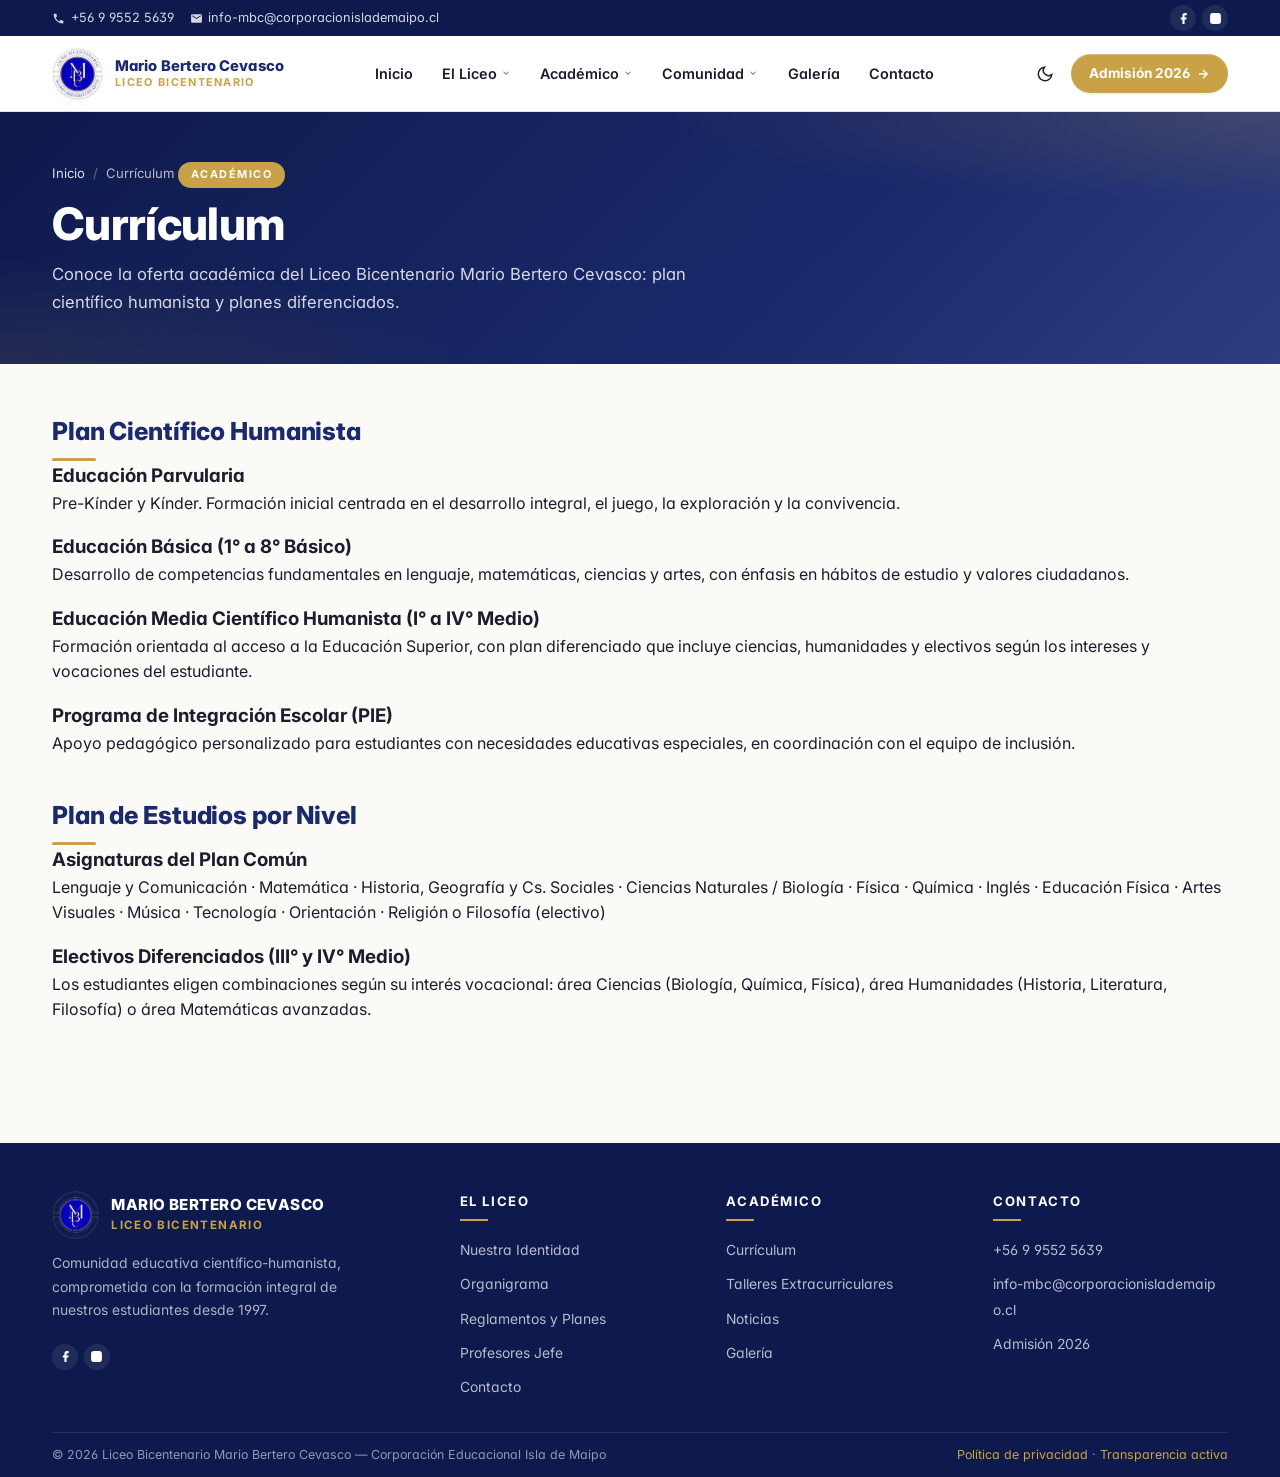
<file: curriculo.html>
<!DOCTYPE html>
<html lang="es">
<head>
  <meta charset="UTF-8" />
  <meta name="viewport" content="width=device-width, initial-scale=1.0" />
  <title>Currículum y Planes — Liceo Bicentenario Mario Bertero Cevasco</title>
  <link rel="preconnect" href="https://fonts.googleapis.com" />
  <link rel="preconnect" href="https://fonts.gstatic.com" crossorigin />
  <link href="https://fonts.googleapis.com/css2?family=Inter:wght@400;500;600;700;800&family=Source+Serif+4:ital,wght@0,500;0,700;1,500&display=swap" rel="stylesheet" />
  <link rel="stylesheet" href="styles.css" />
  <link rel="stylesheet" href="subpage.css" />
</head>
<body data-theme="light">

<div class="topbar" role="region" aria-label="Información de contacto">
  <div class="container">
    <div class="topbar__contact">
      <a href="tel:+56995525639">
        <svg viewBox="0 0 24 24" width="13" height="13" fill="currentColor"><path d="M6.62 10.79a15.05 15.05 0 006.59 6.59l2.2-2.2a1 1 0 011.01-.24 11.36 11.36 0 003.56.57 1 1 0 011 1V20a1 1 0 01-1 1A17 17 0 013 4a1 1 0 011-1h3.5a1 1 0 011 1 11.36 11.36 0 00.57 3.56 1 1 0 01-.25 1.01z"/></svg>
        +56 9 9552 5639
      </a>
      <a href="mailto:info-mbc@corporacionislademaipo.cl">
        <svg viewBox="0 0 24 24" width="13" height="13" fill="currentColor"><path d="M20 4H4a2 2 0 00-2 2v12a2 2 0 002 2h16a2 2 0 002-2V6a2 2 0 00-2-2zm0 4l-8 5-8-5V6l8 5 8-5z"/></svg>
        info-mbc@corporacionislademaipo.cl
      </a>
    </div>
    <div class="topbar__right">
      <div class="topbar__social" aria-label="Redes sociales">
        <a href="https://www.facebook.com/liceomariobertero" target="_blank" rel="noopener" aria-label="Facebook">
          <svg viewBox="0 0 24 24" width="13" height="13" fill="currentColor"><path d="M18 2h-3a5 5 0 00-5 5v3H7v4h3v8h4v-8h3l1-4h-4V7a1 1 0 011-1h3z"/></svg>
        </a>
        <a href="https://www.instagram.com/lbmbc_oficial/?hl=es" target="_blank" rel="noopener" aria-label="Instagram">
          <svg viewBox="0 0 24 24" width="13" height="13" fill="currentColor"><rect x="2" y="2" width="20" height="20" rx="5"/><circle cx="12" cy="12" r="4" fill="none" stroke="currentColor" stroke-width="2"/><circle cx="17.5" cy="6.5" r="1" fill="currentColor"/></svg>
        </a>
      </div>
    </div>
  </div>
</div>

<header class="header" id="site-header">
  <div class="container">
    <a href="index.html" class="brand" aria-label="Inicio — Liceo Bicentenario Mario Bertero Cevasco">
      <img class="brand__emblem" src="logo.png" alt="" width="52" height="52" />
      <div class="brand__text">
        <div class="brand__name">Mario Bertero Cevasco</div>
        <div class="brand__sub">Liceo Bicentenario</div>
      </div>
    </a>

    <button class="hamburger" aria-expanded="false" aria-controls="main-nav" aria-label="Abrir menú">
      <span></span><span></span><span></span>
    </button>

    <nav class="nav" id="main-nav" aria-label="Navegación principal">
      <ul class="nav__list" role="list">
        <li class="nav__item"><a href="index.html" class="nav__link">Inicio</a></li>
        <li class="nav__item">
          <a href="#" class="nav__link">El Liceo <svg class="chev" viewBox="0 0 24 24" width="10" height="10" fill="none" stroke="currentColor" stroke-width="2.5"><polyline points="6 9 12 15 18 9"/></svg></a>
          <div class="dropdown" role="menu">
            <a href="identidad.html" role="menuitem">Nuestra Identidad</a>
            <a href="organigrama.html" role="menuitem">Organigrama</a>
            <a href="reglamentos.html" role="menuitem">Reglamentos y Planes</a>
            <a href="profesores-jefe.html" role="menuitem">Profesores Jefe</a>
          </div>
        </li>
        <li class="nav__item">
          <a href="#" class="nav__link">Académico <svg class="chev" viewBox="0 0 24 24" width="10" height="10" fill="none" stroke="currentColor" stroke-width="2.5"><polyline points="6 9 12 15 18 9"/></svg></a>
          <div class="dropdown" role="menu">
            <a href="curriculo.html" role="menuitem">Currículum</a>
            <a href="talleres.html" role="menuitem">Talleres Extracurriculares</a>
          </div>
        </li>
        <li class="nav__item">
          <a href="#" class="nav__link">Comunidad <svg class="chev" viewBox="0 0 24 24" width="10" height="10" fill="none" stroke="currentColor" stroke-width="2.5"><polyline points="6 9 12 15 18 9"/></svg></a>
          <div class="dropdown" role="menu">
            <a href="index.html#programas" role="menuitem">Programas y Convenios</a>
            <a href="index.html#noticias" role="menuitem">Noticias</a>
          </div>
        </li>
        <li class="nav__item"><a href="index.html#galeria" class="nav__link">Galería</a></li>
        <li class="nav__item"><a href="index.html#contacto" class="nav__link">Contacto</a></li>
      </ul>
    </nav>

    <div class="header__right">
      <button class="icon-btn" id="theme-toggle" aria-label="Cambiar a modo oscuro">
        <svg id="icon-moon" viewBox="0 0 24 24" width="18" height="18" fill="none" stroke="currentColor" stroke-width="2"><path d="M21 12.79A9 9 0 1111.21 3 7 7 0 0021 12.79z"/></svg>
        <svg id="icon-sun" viewBox="0 0 24 24" width="18" height="18" fill="none" stroke="currentColor" stroke-width="2" style="display:none"><circle cx="12" cy="12" r="5"/><line x1="12" y1="1" x2="12" y2="3"/><line x1="12" y1="21" x2="12" y2="23"/><line x1="4.22" y1="4.22" x2="5.64" y2="5.64"/><line x1="18.36" y1="18.36" x2="19.78" y2="19.78"/><line x1="1" y1="12" x2="3" y2="12"/><line x1="21" y1="12" x2="23" y2="12"/><line x1="4.22" y1="19.78" x2="5.64" y2="18.36"/><line x1="18.36" y1="5.64" x2="19.78" y2="4.22"/></svg>
      </button>
      <a class="cta-admision" href="https://www.sistemadeadmisionescolar.cl/" target="_blank" rel="noopener">
        Admisión 2026
        <svg viewBox="0 0 24 24" width="14" height="14" fill="none" stroke="currentColor" stroke-width="2.5"><line x1="5" y1="12" x2="19" y2="12"/><polyline points="12 5 19 12 12 19"/></svg>
      </a>
    </div>
  </div>
</header>

<div class="page-hero">
  <div class="container">
    <nav class="page-hero__crumb" aria-label="Migas de pan">
      <a href="index.html">Inicio</a>
      <span class="page-hero__crumb-sep">/</span>
      <span>Currículum</span>
    </nav>
    <span class="page-hero__tag">Académico</span>
    <h1>Currículum</h1>
    <p>Conoce la oferta académica del Liceo Bicentenario Mario Bertero Cevasco: plan científico humanista y planes diferenciados.</p>
  </div>
</div>

<main class="page-content">
  <div class="container">

    <h2 class="subsection__title">Plan Científico Humanista</h2>
    <div style="display: flex; flex-direction: column; gap: 1rem; margin-bottom: 2.5rem;">
      <div class="plan-diferenciado">
        <h3>Educación Parvularia</h3>
        <p>Pre-Kínder y Kínder. Formación inicial centrada en el desarrollo integral, el juego, la exploración y la convivencia.</p>
      </div>
      <div class="plan-diferenciado">
        <h3>Educación Básica (1° a 8° Básico)</h3>
        <p>Desarrollo de competencias fundamentales en lenguaje, matemáticas, ciencias y artes, con énfasis en hábitos de estudio y valores ciudadanos.</p>
      </div>
      <div class="plan-diferenciado">
        <h3>Educación Media Científico Humanista (I° a IV° Medio)</h3>
        <p>Formación orientada al acceso a la Educación Superior, con plan diferenciado que incluye ciencias, humanidades y electivos según los intereses y vocaciones del estudiante.</p>
      </div>
      <div class="plan-diferenciado">
        <h3>Programa de Integración Escolar (PIE)</h3>
        <p>Apoyo pedagógico personalizado para estudiantes con necesidades educativas especiales, en coordinación con el equipo de inclusión.</p>
      </div>
    </div>

    <h2 class="subsection__title">Plan de Estudios por Nivel</h2>
    <div class="plan-diferenciado" style="margin-bottom: 1rem;">
      <h3>Asignaturas del Plan Común</h3>
      <p>Lenguaje y Comunicación · Matemática · Historia, Geografía y Cs. Sociales · Ciencias Naturales / Biología · Física · Química · Inglés · Educación Física · Artes Visuales · Música · Tecnología · Orientación · Religión o Filosofía (electivo)</p>
    </div>
    <div class="plan-diferenciado">
      <h3>Electivos Diferenciados (III° y IV° Medio)</h3>
      <p>Los estudiantes eligen combinaciones según su interés vocacional: área Ciencias (Biología, Química, Física), área Humanidades (Historia, Literatura, Filosofía) o área Matemáticas avanzadas.</p>
    </div>

  </div>
</main>

<footer class="footer">
  <div class="container">
    <div class="footer__grid">
      <div class="footer__brand">
        <div class="footer__brand-row">
          <img src="logo.png" alt="" width="48" height="48" />
          <div>
            <div class="footer__brand-name">Mario Bertero Cevasco</div>
            <div class="footer__brand-tag">Liceo Bicentenario</div>
          </div>
        </div>
        <p>Comunidad educativa científico-humanista, comprometida con la formación integral de nuestros estudiantes desde 1997.</p>
        <div class="topbar__social" style="margin-top:.5rem">
          <a href="https://www.facebook.com/liceomariobertero" target="_blank" rel="noopener" aria-label="Facebook">
            <svg viewBox="0 0 24 24" width="13" height="13" fill="currentColor"><path d="M18 2h-3a5 5 0 00-5 5v3H7v4h3v8h4v-8h3l1-4h-4V7a1 1 0 011-1h3z"/></svg>
          </a>
          <a href="https://www.instagram.com/lbmbc_oficial/?hl=es" target="_blank" rel="noopener" aria-label="Instagram">
            <svg viewBox="0 0 24 24" width="13" height="13" fill="currentColor"><rect x="2" y="2" width="20" height="20" rx="5"/><circle cx="12" cy="12" r="4" fill="none" stroke="currentColor" stroke-width="2"/><circle cx="17.5" cy="6.5" r="1" fill="currentColor"/></svg>
          </a>
        </div>
      </div>

      <div class="footer__col">
        <h3>El Liceo</h3>
        <ul>
          <li><a href="identidad.html">Nuestra Identidad</a></li>
          <li><a href="organigrama.html">Organigrama</a></li>
          <li><a href="reglamentos.html">Reglamentos y Planes</a></li>
          <li><a href="profesores-jefe.html">Profesores Jefe</a></li>
          <li><a href="index.html#contacto">Contacto</a></li>
        </ul>
      </div>

      <div class="footer__col">
        <h3>Académico</h3>
        <ul>
          <li><a href="curriculo.html">Currículum</a></li>
          <li><a href="talleres.html">Talleres Extracurriculares</a></li>
          <li><a href="index.html#noticias">Noticias</a></li>
          <li><a href="index.html#galeria">Galería</a></li>
        </ul>
      </div>

      <div class="footer__col">
        <h3>Contacto</h3>
        <ul>
          <li><a href="tel:+56995525639">+56 9 9552 5639</a></li>
          <li><a href="mailto:info-mbc@corporacionislademaipo.cl">info-mbc@corporacionislademaipo.cl</a></li>
          <li><a href="https://www.sistemadeadmisionescolar.cl/" target="_blank" rel="noopener">Admisión 2026</a></li>
        </ul>
      </div>
    </div>

    <div class="footer__bottom">
      <span>© 2026 Liceo Bicentenario Mario Bertero Cevasco — Corporación Educacional Isla de Maipo</span>
      <span><a href="#">Política de privacidad</a> · <a href="#">Transparencia activa</a></span>
    </div>
  </div>
</footer>

<script>
  // Dark mode
  (function() {
    const saved = localStorage.getItem('mbc-theme') || 'light';
    document.body.setAttribute('data-theme', saved);
    const moon = document.getElementById('icon-moon');
    const sun = document.getElementById('icon-sun');
    if (saved === 'dark' && moon && sun) { moon.style.display = 'none'; sun.style.display = ''; }
  })();
  document.getElementById('theme-toggle')?.addEventListener('click', () => {
    const isDark = document.body.getAttribute('data-theme') === 'dark';
    const next = isDark ? 'light' : 'dark';
    document.body.setAttribute('data-theme', next);
    localStorage.setItem('mbc-theme', next);
    const moon = document.getElementById('icon-moon');
    const sun = document.getElementById('icon-sun');
    if (moon && sun) { moon.style.display = next === 'dark' ? 'none' : ''; sun.style.display = next === 'dark' ? '' : 'none'; }
  });

  // Header scroll
  const hdr = document.getElementById('site-header');
  window.addEventListener('scroll', () => hdr?.classList.toggle('is-scrolled', window.scrollY > 8), { passive: true });

  // Hamburger
  const hamburger = document.querySelector('.hamburger');
  const mainNav = document.getElementById('main-nav');
  hamburger?.addEventListener('click', () => {
    const expanded = hamburger.getAttribute('aria-expanded') === 'true';
    hamburger.setAttribute('aria-expanded', String(!expanded));
    mainNav?.classList.toggle('is-open', !expanded);
    document.body.style.overflow = !expanded ? 'hidden' : '';
  });
  document.addEventListener('keydown', e => {
    if (e.key === 'Escape' && mainNav?.classList.contains('is-open')) {
      mainNav.classList.remove('is-open');
      hamburger?.setAttribute('aria-expanded', 'false');
      document.body.style.overflow = '';
    }
  });

  // Mobile dropdown accordion
  document.querySelectorAll('.nav__item > .nav__link').forEach(link => {
    link.addEventListener('click', e => {
      if (window.innerWidth > 980) return;
      const item = link.closest('.nav__item');
      if (!item.querySelector('.dropdown')) return;
      e.preventDefault();
      item.classList.toggle('is-open');
    });
  });

  // Close nav on link click (mobile)
  mainNav?.querySelectorAll('a').forEach(a => {
    a.addEventListener('click', () => {
      if (window.innerWidth <= 980) {
        mainNav.classList.remove('is-open');
        hamburger?.setAttribute('aria-expanded', 'false');
        document.body.style.overflow = '';
      }
    });
  });
</script>
</body>
</html>
</file>
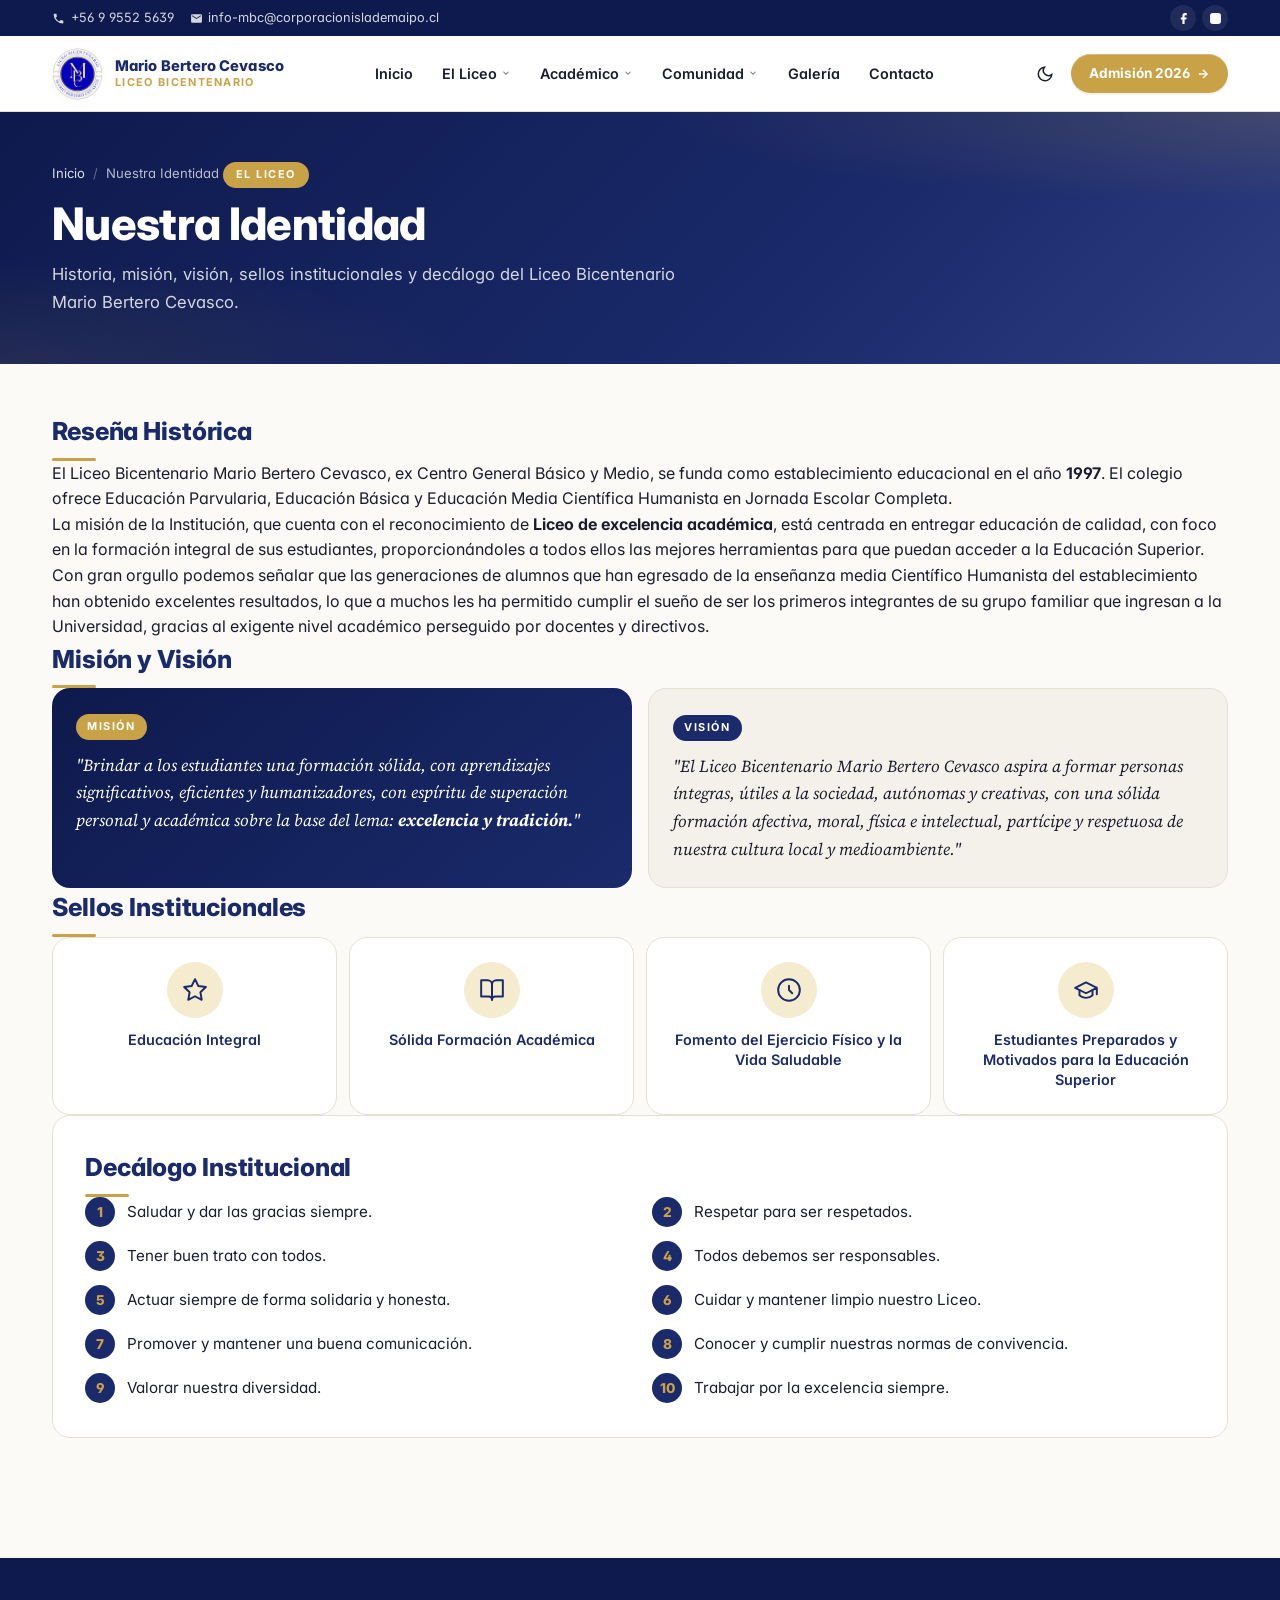
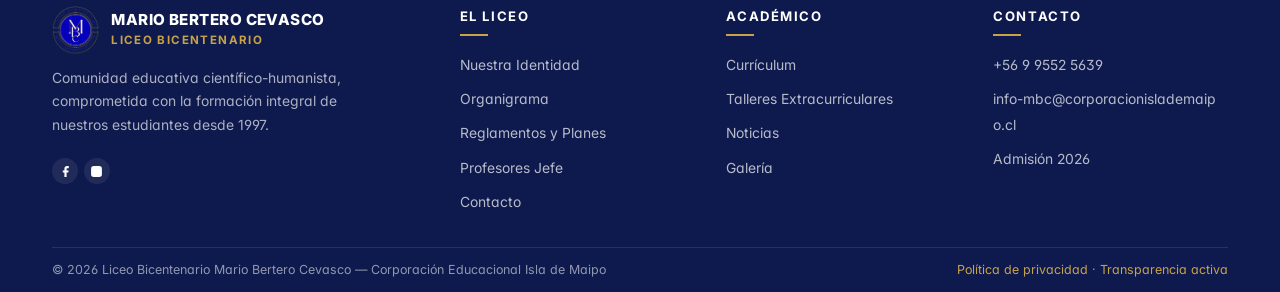
<file: identidad.html>
<!DOCTYPE html>
<html lang="es">
<head>
  <meta charset="UTF-8" />
  <meta name="viewport" content="width=device-width, initial-scale=1.0" />
  <title>Nuestra Identidad — Liceo Bicentenario Mario Bertero Cevasco</title>
  <link rel="preconnect" href="https://fonts.googleapis.com" />
  <link rel="preconnect" href="https://fonts.gstatic.com" crossorigin />
  <link href="https://fonts.googleapis.com/css2?family=Inter:wght@400;500;600;700;800&family=Source+Serif+4:ital,wght@0,500;0,700;1,500&display=swap" rel="stylesheet" />
  <link rel="stylesheet" href="styles.css" />
  <link rel="stylesheet" href="subpage.css" />
</head>
<body data-theme="light">

<div class="topbar" role="region" aria-label="Información de contacto">
  <div class="container">
    <div class="topbar__contact">
      <a href="tel:+56995525639">
        <svg viewBox="0 0 24 24" width="13" height="13" fill="currentColor"><path d="M6.62 10.79a15.05 15.05 0 006.59 6.59l2.2-2.2a1 1 0 011.01-.24 11.36 11.36 0 003.56.57 1 1 0 011 1V20a1 1 0 01-1 1A17 17 0 013 4a1 1 0 011-1h3.5a1 1 0 011 1 11.36 11.36 0 00.57 3.56 1 1 0 01-.25 1.01z"/></svg>
        +56 9 9552 5639
      </a>
      <a href="mailto:info-mbc@corporacionislademaipo.cl">
        <svg viewBox="0 0 24 24" width="13" height="13" fill="currentColor"><path d="M20 4H4a2 2 0 00-2 2v12a2 2 0 002 2h16a2 2 0 002-2V6a2 2 0 00-2-2zm0 4l-8 5-8-5V6l8 5 8-5z"/></svg>
        info-mbc@corporacionislademaipo.cl
      </a>
    </div>
    <div class="topbar__right">
      <div class="topbar__social" aria-label="Redes sociales">
        <a href="https://www.facebook.com/liceomariobertero" target="_blank" rel="noopener" aria-label="Facebook">
          <svg viewBox="0 0 24 24" width="13" height="13" fill="currentColor"><path d="M18 2h-3a5 5 0 00-5 5v3H7v4h3v8h4v-8h3l1-4h-4V7a1 1 0 011-1h3z"/></svg>
        </a>
        <a href="https://www.instagram.com/lbmbc_oficial/?hl=es" target="_blank" rel="noopener" aria-label="Instagram">
          <svg viewBox="0 0 24 24" width="13" height="13" fill="currentColor"><rect x="2" y="2" width="20" height="20" rx="5"/><circle cx="12" cy="12" r="4" fill="none" stroke="currentColor" stroke-width="2"/><circle cx="17.5" cy="6.5" r="1" fill="currentColor"/></svg>
        </a>
      </div>
    </div>
  </div>
</div>

<header class="header" id="site-header">
  <div class="container">
    <a href="index.html" class="brand" aria-label="Inicio — Liceo Bicentenario Mario Bertero Cevasco">
      <img class="brand__emblem" src="logo.png" alt="" width="52" height="52" />
      <div class="brand__text">
        <div class="brand__name">Mario Bertero Cevasco</div>
        <div class="brand__sub">Liceo Bicentenario</div>
      </div>
    </a>

    <button class="hamburger" aria-expanded="false" aria-controls="main-nav" aria-label="Abrir menú">
      <span></span><span></span><span></span>
    </button>

    <nav class="nav" id="main-nav" aria-label="Navegación principal">
      <ul class="nav__list" role="list">
        <li class="nav__item"><a href="index.html" class="nav__link">Inicio</a></li>
        <li class="nav__item">
          <a href="#" class="nav__link">El Liceo <svg class="chev" viewBox="0 0 24 24" width="10" height="10" fill="none" stroke="currentColor" stroke-width="2.5"><polyline points="6 9 12 15 18 9"/></svg></a>
          <div class="dropdown" role="menu">
            <a href="identidad.html" role="menuitem">Nuestra Identidad</a>
            <a href="organigrama.html" role="menuitem">Organigrama</a>
            <a href="reglamentos.html" role="menuitem">Reglamentos y Planes</a>
            <a href="profesores-jefe.html" role="menuitem">Profesores Jefe</a>
          </div>
        </li>
        <li class="nav__item">
          <a href="#" class="nav__link">Académico <svg class="chev" viewBox="0 0 24 24" width="10" height="10" fill="none" stroke="currentColor" stroke-width="2.5"><polyline points="6 9 12 15 18 9"/></svg></a>
          <div class="dropdown" role="menu">
            <a href="curriculo.html" role="menuitem">Currículum</a>
            <a href="talleres.html" role="menuitem">Talleres Extracurriculares</a>
          </div>
        </li>
        <li class="nav__item">
          <a href="#" class="nav__link">Comunidad <svg class="chev" viewBox="0 0 24 24" width="10" height="10" fill="none" stroke="currentColor" stroke-width="2.5"><polyline points="6 9 12 15 18 9"/></svg></a>
          <div class="dropdown" role="menu">
            <a href="index.html#programas" role="menuitem">Programas y Convenios</a>
            <a href="index.html#noticias" role="menuitem">Noticias</a>
          </div>
        </li>
        <li class="nav__item"><a href="index.html#galeria" class="nav__link">Galería</a></li>
        <li class="nav__item"><a href="index.html#contacto" class="nav__link">Contacto</a></li>
      </ul>
    </nav>

    <div class="header__right">
      <button class="icon-btn" id="theme-toggle" aria-label="Cambiar a modo oscuro">
        <svg id="icon-moon" viewBox="0 0 24 24" width="18" height="18" fill="none" stroke="currentColor" stroke-width="2"><path d="M21 12.79A9 9 0 1111.21 3 7 7 0 0021 12.79z"/></svg>
        <svg id="icon-sun" viewBox="0 0 24 24" width="18" height="18" fill="none" stroke="currentColor" stroke-width="2" style="display:none"><circle cx="12" cy="12" r="5"/><line x1="12" y1="1" x2="12" y2="3"/><line x1="12" y1="21" x2="12" y2="23"/><line x1="4.22" y1="4.22" x2="5.64" y2="5.64"/><line x1="18.36" y1="18.36" x2="19.78" y2="19.78"/><line x1="1" y1="12" x2="3" y2="12"/><line x1="21" y1="12" x2="23" y2="12"/><line x1="4.22" y1="19.78" x2="5.64" y2="18.36"/><line x1="18.36" y1="5.64" x2="19.78" y2="4.22"/></svg>
      </button>
      <a class="cta-admision" href="https://www.sistemadeadmisionescolar.cl/" target="_blank" rel="noopener">
        Admisión 2026
        <svg viewBox="0 0 24 24" width="14" height="14" fill="none" stroke="currentColor" stroke-width="2.5"><line x1="5" y1="12" x2="19" y2="12"/><polyline points="12 5 19 12 12 19"/></svg>
      </a>
    </div>
  </div>
</header>

<div class="page-hero">
  <div class="container">
    <nav class="page-hero__crumb" aria-label="Migas de pan">
      <a href="index.html">Inicio</a>
      <span class="page-hero__crumb-sep">/</span>
      <span>Nuestra Identidad</span>
    </nav>
    <span class="page-hero__tag">El Liceo</span>
    <h1>Nuestra Identidad</h1>
    <p>Historia, misión, visión, sellos institucionales y decálogo del Liceo Bicentenario Mario Bertero Cevasco.</p>
  </div>
</div>

<main class="page-content">
  <div class="container">

    <!-- RESEÑA HISTÓRICA -->
    <div class="content-section">
      <h2 class="subsection__title">Reseña Histórica</h2>
      <p>El Liceo Bicentenario Mario Bertero Cevasco, ex Centro General Básico y Medio, se funda como establecimiento educacional en el año <strong>1997</strong>. El colegio ofrece Educación Parvularia, Educación Básica y Educación Media Científica Humanista en Jornada Escolar Completa.</p>
      <p>La misión de la Institución, que cuenta con el reconocimiento de <strong>Liceo de excelencia académica</strong>, está centrada en entregar educación de calidad, con foco en la formación integral de sus estudiantes, proporcionándoles a todos ellos las mejores herramientas para que puedan acceder a la Educación Superior.</p>
      <p>Con gran orgullo podemos señalar que las generaciones de alumnos que han egresado de la enseñanza media Científico Humanista del establecimiento han obtenido excelentes resultados, lo que a muchos les ha permitido cumplir el sueño de ser los primeros integrantes de su grupo familiar que ingresan a la Universidad, gracias al exigente nivel académico perseguido por docentes y directivos.</p>
    </div>

    <!-- MISIÓN Y VISIÓN -->
    <div class="content-section">
      <h2 class="subsection__title">Misión y Visión</h2>
      <div class="mv-grid">
        <div class="mv-card mv-card--mision">
          <p class="mv-card__label">Misión</p>
          <p class="mv-card__text">"Brindar a los estudiantes una formación sólida, con aprendizajes significativos, eficientes y humanizadores, con espíritu de superación personal y académica sobre la base del lema: <strong>excelencia y tradición.</strong>"</p>
        </div>
        <div class="mv-card mv-card--vision">
          <p class="mv-card__label">Visión</p>
          <p class="mv-card__text">"El Liceo Bicentenario Mario Bertero Cevasco aspira a formar personas íntegras, útiles a la sociedad, autónomas y creativas, con una sólida formación afectiva, moral, física e intelectual, partícipe y respetuosa de nuestra cultura local y medioambiente."</p>
        </div>
      </div>
    </div>

    <!-- SELLOS -->
    <div class="content-section">
      <h2 class="subsection__title">Sellos Institucionales</h2>
      <div class="sellos-grid">
        <div class="sello-card">
          <div class="sello-card__icon"><svg viewBox="0 0 24 24"><path d="M12 2l3.09 6.26L22 9.27l-5 4.87 1.18 6.88L12 17.77l-6.18 3.25L7 14.14 2 9.27l6.91-1.01L12 2z"/></svg></div>
          <p>Educación Integral</p>
        </div>
        <div class="sello-card">
          <div class="sello-card__icon"><svg viewBox="0 0 24 24"><path d="M2 3h6a4 4 0 014 4v14a3 3 0 00-3-3H2z"/><path d="M22 3h-6a4 4 0 00-4 4v14a3 3 0 013-3h7z"/></svg></div>
          <p>Sólida Formación Académica</p>
        </div>
        <div class="sello-card">
          <div class="sello-card__icon"><svg viewBox="0 0 24 24"><circle cx="12" cy="12" r="10"/><path d="M12 8v4l3 3"/></svg></div>
          <p>Fomento del Ejercicio Físico y la Vida Saludable</p>
        </div>
        <div class="sello-card">
          <div class="sello-card__icon"><svg viewBox="0 0 24 24"><path d="M22 10v6M2 10l10-5 10 5-10 5z"/><path d="M6 12v5c3 3 9 3 12 0v-5"/></svg></div>
          <p>Estudiantes Preparados y Motivados para la Educación Superior</p>
        </div>
      </div>
    </div>

    <!-- DECÁLOGO -->
    <div class="decalogo">
      <h2 class="subsection__title">Decálogo Institucional</h2>
      <ol>
        <li data-n="1">Saludar y dar las gracias siempre.</li>
        <li data-n="2">Respetar para ser respetados.</li>
        <li data-n="3">Tener buen trato con todos.</li>
        <li data-n="4">Todos debemos ser responsables.</li>
        <li data-n="5">Actuar siempre de forma solidaria y honesta.</li>
        <li data-n="6">Cuidar y mantener limpio nuestro Liceo.</li>
        <li data-n="7">Promover y mantener una buena comunicación.</li>
        <li data-n="8">Conocer y cumplir nuestras normas de convivencia.</li>
        <li data-n="9">Valorar nuestra diversidad.</li>
        <li data-n="10">Trabajar por la excelencia siempre.</li>
      </ol>
    </div>

  </div>
</main>

<footer class="footer">
  <div class="container">
    <div class="footer__grid">
      <div class="footer__brand">
        <div class="footer__brand-row">
          <img src="logo.png" alt="" width="48" height="48" />
          <div>
            <div class="footer__brand-name">Mario Bertero Cevasco</div>
            <div class="footer__brand-tag">Liceo Bicentenario</div>
          </div>
        </div>
        <p>Comunidad educativa científico-humanista, comprometida con la formación integral de nuestros estudiantes desde 1997.</p>
        <div class="topbar__social" style="margin-top:.5rem">
          <a href="https://www.facebook.com/liceomariobertero" target="_blank" rel="noopener" aria-label="Facebook">
            <svg viewBox="0 0 24 24" width="13" height="13" fill="currentColor"><path d="M18 2h-3a5 5 0 00-5 5v3H7v4h3v8h4v-8h3l1-4h-4V7a1 1 0 011-1h3z"/></svg>
          </a>
          <a href="https://www.instagram.com/lbmbc_oficial/?hl=es" target="_blank" rel="noopener" aria-label="Instagram">
            <svg viewBox="0 0 24 24" width="13" height="13" fill="currentColor"><rect x="2" y="2" width="20" height="20" rx="5"/><circle cx="12" cy="12" r="4" fill="none" stroke="currentColor" stroke-width="2"/><circle cx="17.5" cy="6.5" r="1" fill="currentColor"/></svg>
          </a>
        </div>
      </div>

      <div class="footer__col">
        <h3>El Liceo</h3>
        <ul>
          <li><a href="identidad.html">Nuestra Identidad</a></li>
          <li><a href="organigrama.html">Organigrama</a></li>
          <li><a href="reglamentos.html">Reglamentos y Planes</a></li>
          <li><a href="profesores-jefe.html">Profesores Jefe</a></li>
          <li><a href="index.html#contacto">Contacto</a></li>
        </ul>
      </div>

      <div class="footer__col">
        <h3>Académico</h3>
        <ul>
          <li><a href="curriculo.html">Currículum</a></li>
          <li><a href="talleres.html">Talleres Extracurriculares</a></li>
          <li><a href="index.html#noticias">Noticias</a></li>
          <li><a href="index.html#galeria">Galería</a></li>
        </ul>
      </div>

      <div class="footer__col">
        <h3>Contacto</h3>
        <ul>
          <li><a href="tel:+56995525639">+56 9 9552 5639</a></li>
          <li><a href="mailto:info-mbc@corporacionislademaipo.cl">info-mbc@corporacionislademaipo.cl</a></li>
          <li><a href="https://www.sistemadeadmisionescolar.cl/" target="_blank" rel="noopener">Admisión 2026</a></li>
        </ul>
      </div>
    </div>

    <div class="footer__bottom">
      <span>© 2026 Liceo Bicentenario Mario Bertero Cevasco — Corporación Educacional Isla de Maipo</span>
      <span><a href="#">Política de privacidad</a> · <a href="#">Transparencia activa</a></span>
    </div>
  </div>
</footer>

<script>
  // Dark mode
  (function() {
    const saved = localStorage.getItem('mbc-theme') || 'light';
    document.body.setAttribute('data-theme', saved);
    const moon = document.getElementById('icon-moon');
    const sun = document.getElementById('icon-sun');
    if (saved === 'dark' && moon && sun) { moon.style.display = 'none'; sun.style.display = ''; }
  })();
  document.getElementById('theme-toggle')?.addEventListener('click', () => {
    const isDark = document.body.getAttribute('data-theme') === 'dark';
    const next = isDark ? 'light' : 'dark';
    document.body.setAttribute('data-theme', next);
    localStorage.setItem('mbc-theme', next);
    const moon = document.getElementById('icon-moon');
    const sun = document.getElementById('icon-sun');
    if (moon && sun) { moon.style.display = next === 'dark' ? 'none' : ''; sun.style.display = next === 'dark' ? '' : 'none'; }
  });

  // Header scroll
  const hdr = document.getElementById('site-header');
  window.addEventListener('scroll', () => hdr?.classList.toggle('is-scrolled', window.scrollY > 8), { passive: true });

  // Hamburger
  const hamburger = document.querySelector('.hamburger');
  const mainNav = document.getElementById('main-nav');
  hamburger?.addEventListener('click', () => {
    const expanded = hamburger.getAttribute('aria-expanded') === 'true';
    hamburger.setAttribute('aria-expanded', String(!expanded));
    mainNav?.classList.toggle('is-open', !expanded);
    document.body.style.overflow = !expanded ? 'hidden' : '';
  });
  document.addEventListener('keydown', e => {
    if (e.key === 'Escape' && mainNav?.classList.contains('is-open')) {
      mainNav.classList.remove('is-open');
      hamburger?.setAttribute('aria-expanded', 'false');
      document.body.style.overflow = '';
    }
  });

  // Mobile dropdown accordion
  document.querySelectorAll('.nav__item > .nav__link').forEach(link => {
    link.addEventListener('click', e => {
      if (window.innerWidth > 980) return;
      const item = link.closest('.nav__item');
      if (!item.querySelector('.dropdown')) return;
      e.preventDefault();
      item.classList.toggle('is-open');
    });
  });

  // Close nav on link click (mobile)
  mainNav?.querySelectorAll('a').forEach(a => {
    a.addEventListener('click', () => {
      if (window.innerWidth <= 980) {
        mainNav.classList.remove('is-open');
        hamburger?.setAttribute('aria-expanded', 'false');
        document.body.style.overflow = '';
      }
    });
  });
</script>
</body>
</html>
</file>
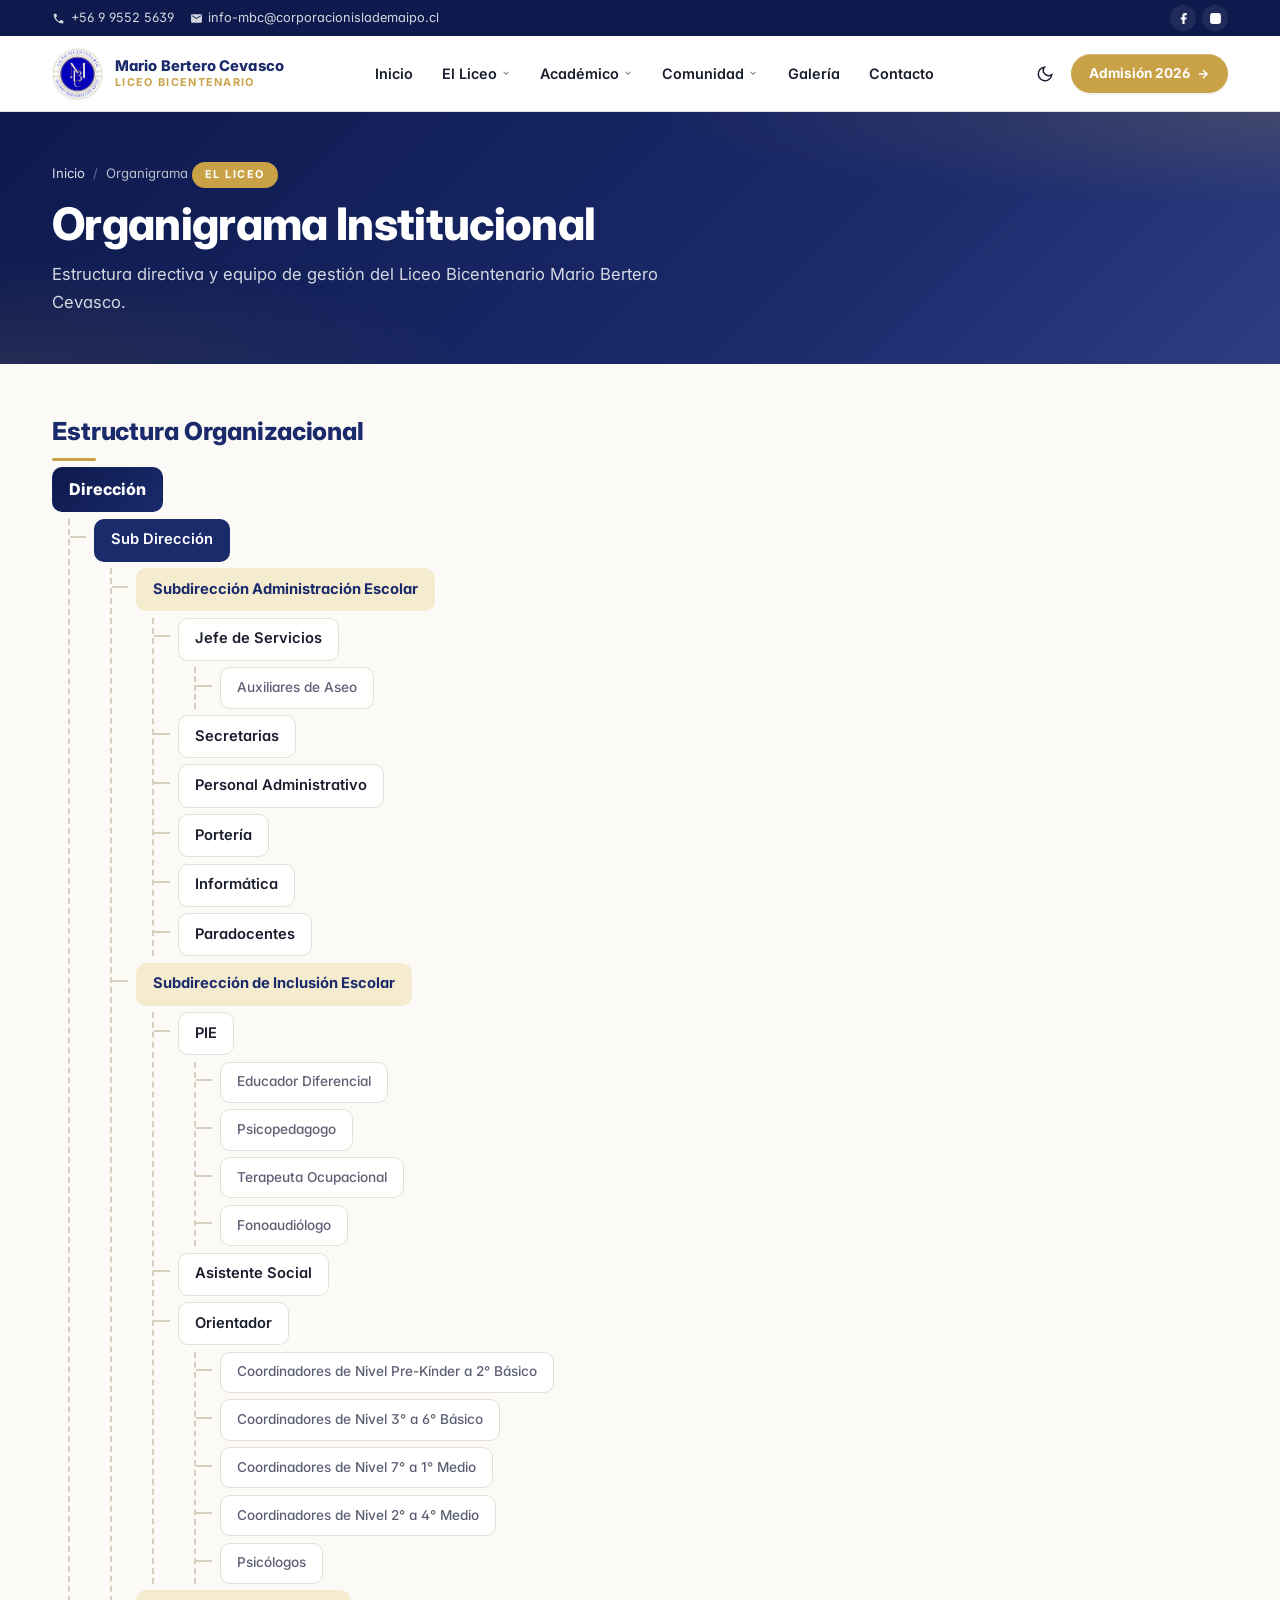
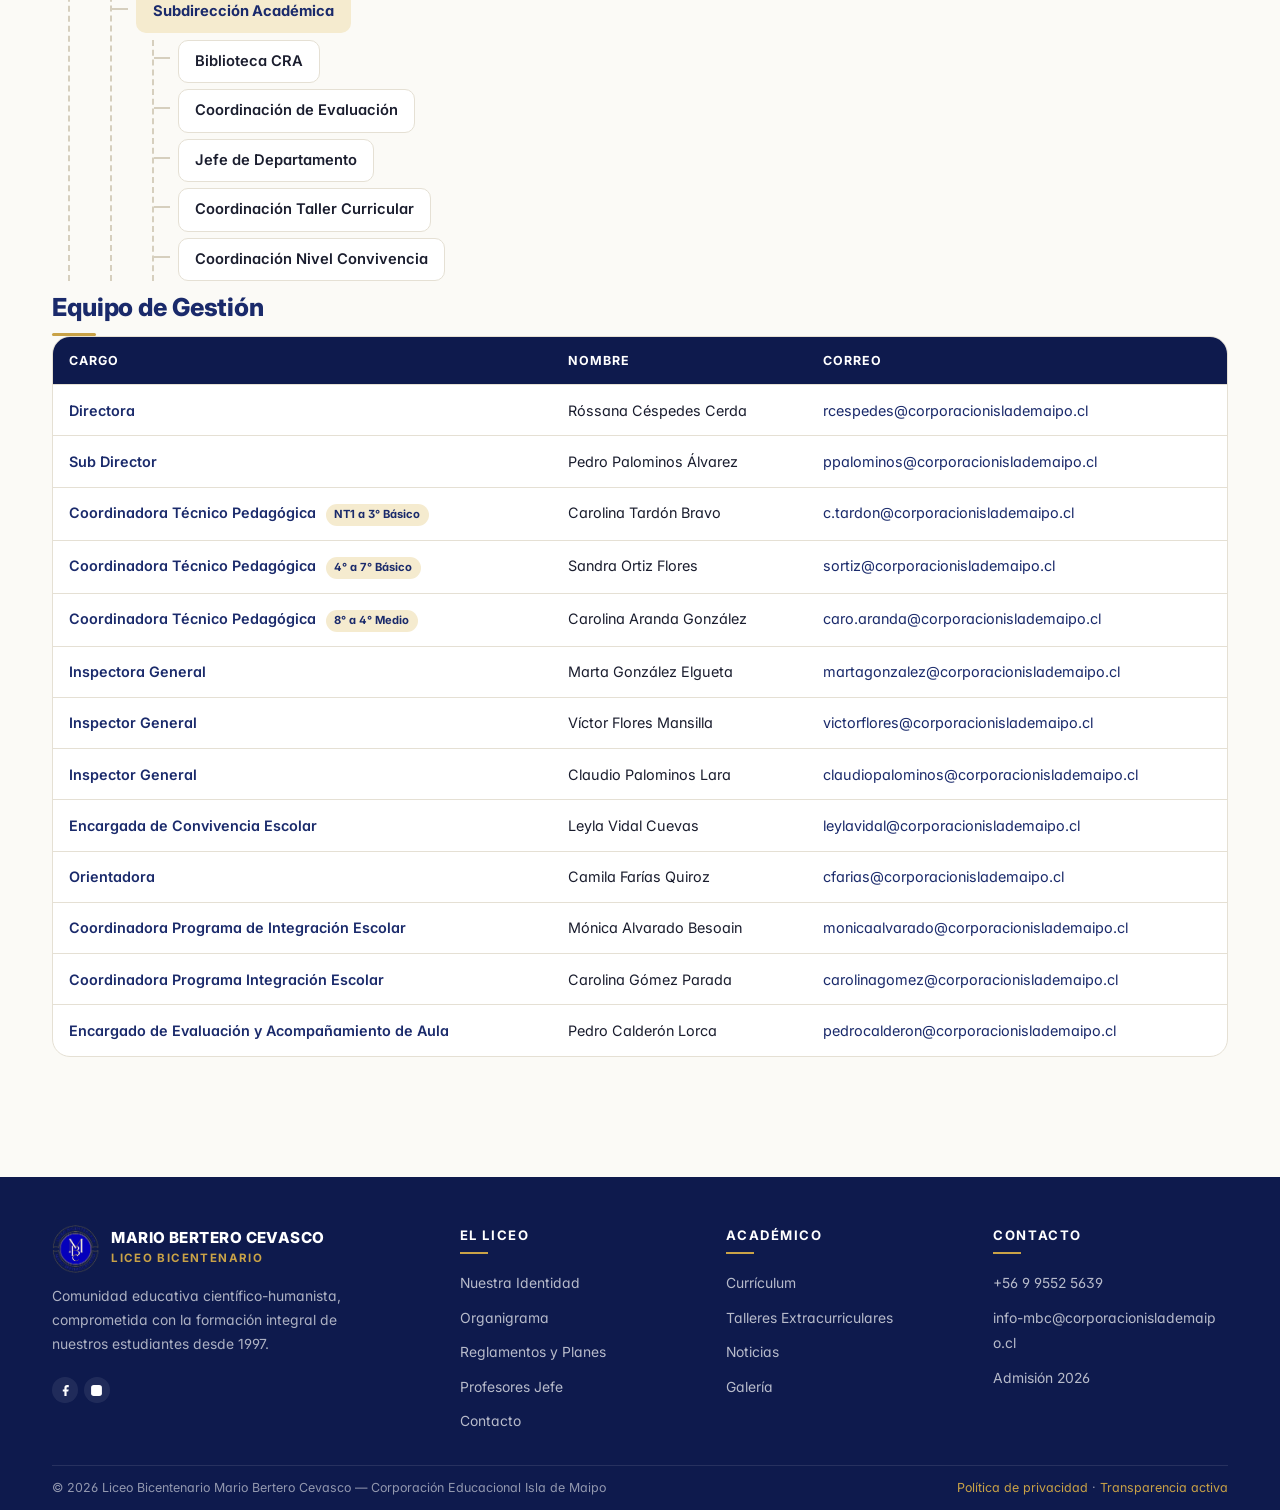
<file: organigrama.html>
<!DOCTYPE html>
<html lang="es">
<head>
  <meta charset="UTF-8" />
  <meta name="viewport" content="width=device-width, initial-scale=1.0" />
  <title>Organigrama — Liceo Bicentenario Mario Bertero Cevasco</title>
  <link rel="preconnect" href="https://fonts.googleapis.com" />
  <link rel="preconnect" href="https://fonts.gstatic.com" crossorigin />
  <link href="https://fonts.googleapis.com/css2?family=Inter:wght@400;500;600;700;800&family=Source+Serif+4:ital,wght@0,500;0,700;1,500&display=swap" rel="stylesheet" />
  <link rel="stylesheet" href="styles.css" />
  <link rel="stylesheet" href="subpage.css" />
</head>
<body data-theme="light">

<div class="topbar" role="region" aria-label="Información de contacto">
  <div class="container">
    <div class="topbar__contact">
      <a href="tel:+56995525639">
        <svg viewBox="0 0 24 24" width="13" height="13" fill="currentColor"><path d="M6.62 10.79a15.05 15.05 0 006.59 6.59l2.2-2.2a1 1 0 011.01-.24 11.36 11.36 0 003.56.57 1 1 0 011 1V20a1 1 0 01-1 1A17 17 0 013 4a1 1 0 011-1h3.5a1 1 0 011 1 11.36 11.36 0 00.57 3.56 1 1 0 01-.25 1.01z"/></svg>
        +56 9 9552 5639
      </a>
      <a href="mailto:info-mbc@corporacionislademaipo.cl">
        <svg viewBox="0 0 24 24" width="13" height="13" fill="currentColor"><path d="M20 4H4a2 2 0 00-2 2v12a2 2 0 002 2h16a2 2 0 002-2V6a2 2 0 00-2-2zm0 4l-8 5-8-5V6l8 5 8-5z"/></svg>
        info-mbc@corporacionislademaipo.cl
      </a>
    </div>
    <div class="topbar__right">
      <div class="topbar__social" aria-label="Redes sociales">
        <a href="https://www.facebook.com/liceomariobertero" target="_blank" rel="noopener" aria-label="Facebook">
          <svg viewBox="0 0 24 24" width="13" height="13" fill="currentColor"><path d="M18 2h-3a5 5 0 00-5 5v3H7v4h3v8h4v-8h3l1-4h-4V7a1 1 0 011-1h3z"/></svg>
        </a>
        <a href="https://www.instagram.com/lbmbc_oficial/?hl=es" target="_blank" rel="noopener" aria-label="Instagram">
          <svg viewBox="0 0 24 24" width="13" height="13" fill="currentColor"><rect x="2" y="2" width="20" height="20" rx="5"/><circle cx="12" cy="12" r="4" fill="none" stroke="currentColor" stroke-width="2"/><circle cx="17.5" cy="6.5" r="1" fill="currentColor"/></svg>
        </a>
      </div>
    </div>
  </div>
</div>

<header class="header" id="site-header">
  <div class="container">
    <a href="index.html" class="brand" aria-label="Inicio — Liceo Bicentenario Mario Bertero Cevasco">
      <img class="brand__emblem" src="logo.png" alt="" width="52" height="52" />
      <div class="brand__text">
        <div class="brand__name">Mario Bertero Cevasco</div>
        <div class="brand__sub">Liceo Bicentenario</div>
      </div>
    </a>

    <button class="hamburger" aria-expanded="false" aria-controls="main-nav" aria-label="Abrir menú">
      <span></span><span></span><span></span>
    </button>

    <nav class="nav" id="main-nav" aria-label="Navegación principal">
      <ul class="nav__list" role="list">
        <li class="nav__item"><a href="index.html" class="nav__link">Inicio</a></li>
        <li class="nav__item">
          <a href="#" class="nav__link">El Liceo <svg class="chev" viewBox="0 0 24 24" width="10" height="10" fill="none" stroke="currentColor" stroke-width="2.5"><polyline points="6 9 12 15 18 9"/></svg></a>
          <div class="dropdown" role="menu">
            <a href="identidad.html" role="menuitem">Nuestra Identidad</a>
            <a href="organigrama.html" role="menuitem">Organigrama</a>
            <a href="reglamentos.html" role="menuitem">Reglamentos y Planes</a>
            <a href="profesores-jefe.html" role="menuitem">Profesores Jefe</a>
          </div>
        </li>
        <li class="nav__item">
          <a href="#" class="nav__link">Académico <svg class="chev" viewBox="0 0 24 24" width="10" height="10" fill="none" stroke="currentColor" stroke-width="2.5"><polyline points="6 9 12 15 18 9"/></svg></a>
          <div class="dropdown" role="menu">
            <a href="curriculo.html" role="menuitem">Currículum</a>
            <a href="talleres.html" role="menuitem">Talleres Extracurriculares</a>
          </div>
        </li>
        <li class="nav__item">
          <a href="#" class="nav__link">Comunidad <svg class="chev" viewBox="0 0 24 24" width="10" height="10" fill="none" stroke="currentColor" stroke-width="2.5"><polyline points="6 9 12 15 18 9"/></svg></a>
          <div class="dropdown" role="menu">
            <a href="index.html#programas" role="menuitem">Programas y Convenios</a>
            <a href="index.html#noticias" role="menuitem">Noticias</a>
          </div>
        </li>
        <li class="nav__item"><a href="index.html#galeria" class="nav__link">Galería</a></li>
        <li class="nav__item"><a href="index.html#contacto" class="nav__link">Contacto</a></li>
      </ul>
    </nav>

    <div class="header__right">
      <button class="icon-btn" id="theme-toggle" aria-label="Cambiar a modo oscuro">
        <svg id="icon-moon" viewBox="0 0 24 24" width="18" height="18" fill="none" stroke="currentColor" stroke-width="2"><path d="M21 12.79A9 9 0 1111.21 3 7 7 0 0021 12.79z"/></svg>
        <svg id="icon-sun" viewBox="0 0 24 24" width="18" height="18" fill="none" stroke="currentColor" stroke-width="2" style="display:none"><circle cx="12" cy="12" r="5"/><line x1="12" y1="1" x2="12" y2="3"/><line x1="12" y1="21" x2="12" y2="23"/><line x1="4.22" y1="4.22" x2="5.64" y2="5.64"/><line x1="18.36" y1="18.36" x2="19.78" y2="19.78"/><line x1="1" y1="12" x2="3" y2="12"/><line x1="21" y1="12" x2="23" y2="12"/><line x1="4.22" y1="19.78" x2="5.64" y2="18.36"/><line x1="18.36" y1="5.64" x2="19.78" y2="4.22"/></svg>
      </button>
      <a class="cta-admision" href="https://www.sistemadeadmisionescolar.cl/" target="_blank" rel="noopener">
        Admisión 2026
        <svg viewBox="0 0 24 24" width="14" height="14" fill="none" stroke="currentColor" stroke-width="2.5"><line x1="5" y1="12" x2="19" y2="12"/><polyline points="12 5 19 12 12 19"/></svg>
      </a>
    </div>
  </div>
</header>

<div class="page-hero">
  <div class="container">
    <nav class="page-hero__crumb" aria-label="Migas de pan">
      <a href="index.html">Inicio</a>
      <span class="page-hero__crumb-sep">/</span>
      <span>Organigrama</span>
    </nav>
    <span class="page-hero__tag">El Liceo</span>
    <h1>Organigrama Institucional</h1>
    <p>Estructura directiva y equipo de gestión del Liceo Bicentenario Mario Bertero Cevasco.</p>
  </div>
</div>

<main class="page-content">
  <div class="container">

    <!-- ORG CHART — indented list -->
    <h2 class="subsection__title">Estructura Organizacional</h2>
    <ul class="org-list" aria-label="Organigrama institucional">
      <li>
        <span class="org-node org-node--l0">Dirección</span>
        <ul>
          <li>
            <span class="org-node org-node--l1">Sub Dirección</span>
            <ul>

              <!-- Administración Escolar -->
              <li>
                <span class="org-node org-node--l2">Subdirección Administración Escolar</span>
                <ul>
                  <li>
                    <span class="org-node org-node--l3">Jefe de Servicios</span>
                    <ul>
                      <li><span class="org-node org-node--l4">Auxiliares de Aseo</span></li>
                    </ul>
                  </li>
                  <li><span class="org-node org-node--l3">Secretarias</span></li>
                  <li><span class="org-node org-node--l3">Personal Administrativo</span></li>
                  <li><span class="org-node org-node--l3">Portería</span></li>
                  <li><span class="org-node org-node--l3">Informática</span></li>
                  <li><span class="org-node org-node--l3">Paradocentes</span></li>
                </ul>
              </li>

              <!-- Inclusión Escolar -->
              <li>
                <span class="org-node org-node--l2">Subdirección de Inclusión Escolar</span>
                <ul>
                  <li>
                    <span class="org-node org-node--l3">PIE</span>
                    <ul>
                      <li><span class="org-node org-node--l4">Educador Diferencial</span></li>
                      <li><span class="org-node org-node--l4">Psicopedagogo</span></li>
                      <li><span class="org-node org-node--l4">Terapeuta Ocupacional</span></li>
                      <li><span class="org-node org-node--l4">Fonoaudiólogo</span></li>
                    </ul>
                  </li>
                  <li><span class="org-node org-node--l3">Asistente Social</span></li>
                  <li>
                    <span class="org-node org-node--l3">Orientador</span>
                    <ul>
                      <li><span class="org-node org-node--l4">Coordinadores de Nivel Pre-Kínder a 2° Básico</span></li>
                      <li><span class="org-node org-node--l4">Coordinadores de Nivel 3° a 6° Básico</span></li>
                      <li><span class="org-node org-node--l4">Coordinadores de Nivel 7° a 1° Medio</span></li>
                      <li><span class="org-node org-node--l4">Coordinadores de Nivel 2° a 4° Medio</span></li>
                      <li><span class="org-node org-node--l4">Psicólogos</span></li>
                    </ul>
                  </li>
                </ul>
              </li>

              <!-- Académica -->
              <li>
                <span class="org-node org-node--l2">Subdirección Académica</span>
                <ul>
                  <li><span class="org-node org-node--l3">Biblioteca CRA</span></li>
                  <li><span class="org-node org-node--l3">Coordinación de Evaluación</span></li>
                  <li><span class="org-node org-node--l3">Jefe de Departamento</span></li>
                  <li><span class="org-node org-node--l3">Coordinación Taller Curricular</span></li>
                  <li><span class="org-node org-node--l3">Coordinación Nivel Convivencia</span></li>
                </ul>
              </li>

            </ul>
          </li>
        </ul>
      </li>
    </ul>

    <!-- EQUIPO DE GESTIÓN -->
    <h2 class="subsection__title">Equipo de Gestión</h2>
    <div class="team-table-wrap">
      <table class="team-table" aria-label="Equipo de gestión del liceo">
        <thead>
          <tr>
            <th>Cargo</th>
            <th>Nombre</th>
            <th>Correo</th>
          </tr>
        </thead>
        <tbody>
          <tr>
            <td>Directora</td>
            <td>Róssana Céspedes Cerda</td>
            <td><a href="mailto:rcespedes@corporacionislademaipo.cl">rcespedes@corporacionislademaipo.cl</a></td>
          </tr>
          <tr>
            <td>Sub Director</td>
            <td>Pedro Palominos Álvarez</td>
            <td><a href="mailto:ppalominos@corporacionislademaipo.cl">ppalominos@corporacionislademaipo.cl</a></td>
          </tr>
          <tr>
            <td>Coordinadora Técnico Pedagógica <span class="team-badge">NT1 a 3° Básico</span></td>
            <td>Carolina Tardón Bravo</td>
            <td><a href="mailto:c.tardon@corporacionislademaipo.cl">c.tardon@corporacionislademaipo.cl</a></td>
          </tr>
          <tr>
            <td>Coordinadora Técnico Pedagógica <span class="team-badge">4° a 7° Básico</span></td>
            <td>Sandra Ortiz Flores</td>
            <td><a href="mailto:sortiz@corporacionislademaipo.cl">sortiz@corporacionislademaipo.cl</a></td>
          </tr>
          <tr>
            <td>Coordinadora Técnico Pedagógica <span class="team-badge">8° a 4° Medio</span></td>
            <td>Carolina Aranda González</td>
            <td><a href="mailto:caro.aranda@corporacionislademaipo.cl">caro.aranda@corporacionislademaipo.cl</a></td>
          </tr>
          <tr>
            <td>Inspectora General</td>
            <td>Marta González Elgueta</td>
            <td><a href="mailto:martagonzalez@corporacionislademaipo.cl">martagonzalez@corporacionislademaipo.cl</a></td>
          </tr>
          <tr>
            <td>Inspector General</td>
            <td>Víctor Flores Mansilla</td>
            <td><a href="mailto:victorflores@corporacionislademaipo.cl">victorflores@corporacionislademaipo.cl</a></td>
          </tr>
          <tr>
            <td>Inspector General</td>
            <td>Claudio Palominos Lara</td>
            <td><a href="mailto:claudiopalominos@corporacionislademaipo.cl">claudiopalominos@corporacionislademaipo.cl</a></td>
          </tr>
          <tr>
            <td>Encargada de Convivencia Escolar</td>
            <td>Leyla Vidal Cuevas</td>
            <td><a href="mailto:leylavidal@corporacionislademaipo.cl">leylavidal@corporacionislademaipo.cl</a></td>
          </tr>
          <tr>
            <td>Orientadora</td>
            <td>Camila Farías Quiroz</td>
            <td><a href="mailto:cfarias@corporacionislademaipo.cl">cfarias@corporacionislademaipo.cl</a></td>
          </tr>
          <tr>
            <td>Coordinadora Programa de Integración Escolar</td>
            <td>Mónica Alvarado Besoain</td>
            <td><a href="mailto:monicaalvarado@corporacionislademaipo.cl">monicaalvarado@corporacionislademaipo.cl</a></td>
          </tr>
          <tr>
            <td>Coordinadora Programa Integración Escolar</td>
            <td>Carolina Gómez Parada</td>
            <td><a href="mailto:carolinagomez@corporacionislademaipo.cl">carolinagomez@corporacionislademaipo.cl</a></td>
          </tr>
          <tr>
            <td>Encargado de Evaluación y Acompañamiento de Aula</td>
            <td>Pedro Calderón Lorca</td>
            <td><a href="mailto:pedrocalderon@corporacionislademaipo.cl">pedrocalderon@corporacionislademaipo.cl</a></td>
          </tr>
        </tbody>
      </table>
    </div>

  </div>
</main>

<footer class="footer">
  <div class="container">
    <div class="footer__grid">
      <div class="footer__brand">
        <div class="footer__brand-row">
          <img src="logo.png" alt="" width="48" height="48" />
          <div>
            <div class="footer__brand-name">Mario Bertero Cevasco</div>
            <div class="footer__brand-tag">Liceo Bicentenario</div>
          </div>
        </div>
        <p>Comunidad educativa científico-humanista, comprometida con la formación integral de nuestros estudiantes desde 1997.</p>
        <div class="topbar__social" style="margin-top:.5rem">
          <a href="https://www.facebook.com/liceomariobertero" target="_blank" rel="noopener" aria-label="Facebook">
            <svg viewBox="0 0 24 24" width="13" height="13" fill="currentColor"><path d="M18 2h-3a5 5 0 00-5 5v3H7v4h3v8h4v-8h3l1-4h-4V7a1 1 0 011-1h3z"/></svg>
          </a>
          <a href="https://www.instagram.com/lbmbc_oficial/?hl=es" target="_blank" rel="noopener" aria-label="Instagram">
            <svg viewBox="0 0 24 24" width="13" height="13" fill="currentColor"><rect x="2" y="2" width="20" height="20" rx="5"/><circle cx="12" cy="12" r="4" fill="none" stroke="currentColor" stroke-width="2"/><circle cx="17.5" cy="6.5" r="1" fill="currentColor"/></svg>
          </a>
        </div>
      </div>

      <div class="footer__col">
        <h3>El Liceo</h3>
        <ul>
          <li><a href="identidad.html">Nuestra Identidad</a></li>
          <li><a href="organigrama.html">Organigrama</a></li>
          <li><a href="reglamentos.html">Reglamentos y Planes</a></li>
          <li><a href="profesores-jefe.html">Profesores Jefe</a></li>
          <li><a href="index.html#contacto">Contacto</a></li>
        </ul>
      </div>

      <div class="footer__col">
        <h3>Académico</h3>
        <ul>
          <li><a href="curriculo.html">Currículum</a></li>
          <li><a href="talleres.html">Talleres Extracurriculares</a></li>
          <li><a href="index.html#noticias">Noticias</a></li>
          <li><a href="index.html#galeria">Galería</a></li>
        </ul>
      </div>

      <div class="footer__col">
        <h3>Contacto</h3>
        <ul>
          <li><a href="tel:+56995525639">+56 9 9552 5639</a></li>
          <li><a href="mailto:info-mbc@corporacionislademaipo.cl">info-mbc@corporacionislademaipo.cl</a></li>
          <li><a href="https://www.sistemadeadmisionescolar.cl/" target="_blank" rel="noopener">Admisión 2026</a></li>
        </ul>
      </div>
    </div>

    <div class="footer__bottom">
      <span>© 2026 Liceo Bicentenario Mario Bertero Cevasco — Corporación Educacional Isla de Maipo</span>
      <span><a href="#">Política de privacidad</a> · <a href="#">Transparencia activa</a></span>
    </div>
  </div>
</footer>

<script>
  // Dark mode
  (function() {
    const saved = localStorage.getItem('mbc-theme') || 'light';
    document.body.setAttribute('data-theme', saved);
    const moon = document.getElementById('icon-moon');
    const sun = document.getElementById('icon-sun');
    if (saved === 'dark' && moon && sun) { moon.style.display = 'none'; sun.style.display = ''; }
  })();
  document.getElementById('theme-toggle')?.addEventListener('click', () => {
    const isDark = document.body.getAttribute('data-theme') === 'dark';
    const next = isDark ? 'light' : 'dark';
    document.body.setAttribute('data-theme', next);
    localStorage.setItem('mbc-theme', next);
    const moon = document.getElementById('icon-moon');
    const sun = document.getElementById('icon-sun');
    if (moon && sun) { moon.style.display = next === 'dark' ? 'none' : ''; sun.style.display = next === 'dark' ? '' : 'none'; }
  });

  // Header scroll
  const hdr = document.getElementById('site-header');
  window.addEventListener('scroll', () => hdr?.classList.toggle('is-scrolled', window.scrollY > 8), { passive: true });

  // Hamburger
  const hamburger = document.querySelector('.hamburger');
  const mainNav = document.getElementById('main-nav');
  hamburger?.addEventListener('click', () => {
    const expanded = hamburger.getAttribute('aria-expanded') === 'true';
    hamburger.setAttribute('aria-expanded', String(!expanded));
    mainNav?.classList.toggle('is-open', !expanded);
    document.body.style.overflow = !expanded ? 'hidden' : '';
  });
  document.addEventListener('keydown', e => {
    if (e.key === 'Escape' && mainNav?.classList.contains('is-open')) {
      mainNav.classList.remove('is-open');
      hamburger?.setAttribute('aria-expanded', 'false');
      document.body.style.overflow = '';
    }
  });

  // Mobile dropdown accordion
  document.querySelectorAll('.nav__item > .nav__link').forEach(link => {
    link.addEventListener('click', e => {
      if (window.innerWidth > 980) return;
      const item = link.closest('.nav__item');
      if (!item.querySelector('.dropdown')) return;
      e.preventDefault();
      item.classList.toggle('is-open');
    });
  });

  // Close nav on link click (mobile)
  mainNav?.querySelectorAll('a').forEach(a => {
    a.addEventListener('click', () => {
      if (window.innerWidth <= 980) {
        mainNav.classList.remove('is-open');
        hamburger?.setAttribute('aria-expanded', 'false');
        document.body.style.overflow = '';
      }
    });
  });
</script>
</body>
</html>
</file>
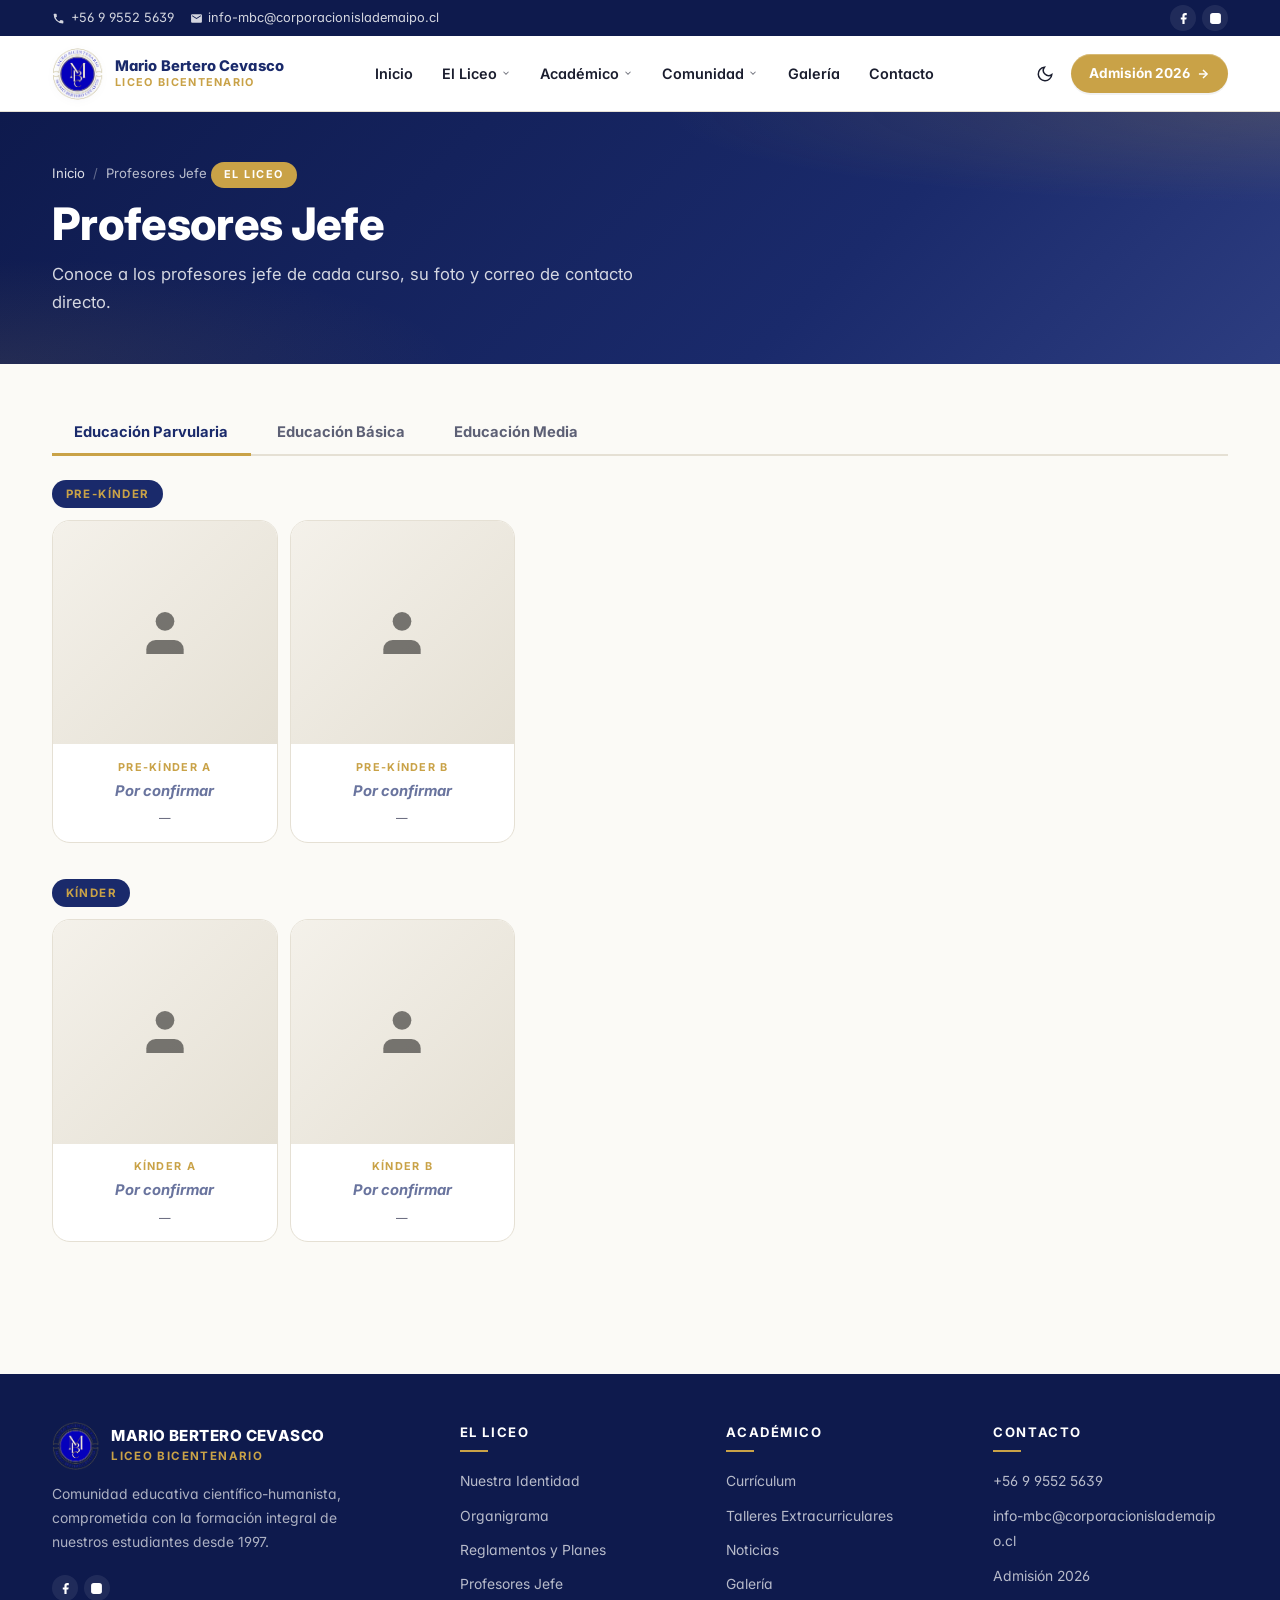
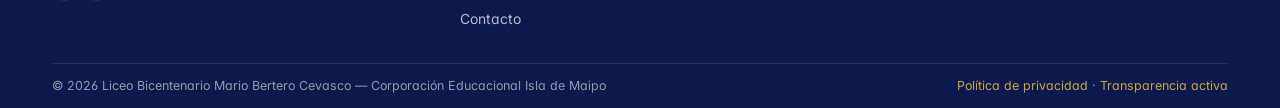
<file: profesores-jefe.html>
<!DOCTYPE html>
<html lang="es">
<head>
  <meta charset="UTF-8" />
  <meta name="viewport" content="width=device-width, initial-scale=1.0" />
  <title>Profesores Jefe — Liceo Bicentenario Mario Bertero Cevasco</title>
  <link rel="preconnect" href="https://fonts.googleapis.com" />
  <link rel="preconnect" href="https://fonts.gstatic.com" crossorigin />
  <link href="https://fonts.googleapis.com/css2?family=Inter:wght@400;500;600;700;800&family=Source+Serif+4:ital,wght@0,500;0,700;1,500&display=swap" rel="stylesheet" />
  <link rel="stylesheet" href="styles.css" />
  <link rel="stylesheet" href="subpage.css" />
</head>
<body data-theme="light">

<div class="topbar" role="region" aria-label="Información de contacto">
  <div class="container">
    <div class="topbar__contact">
      <a href="tel:+56995525639">
        <svg viewBox="0 0 24 24" width="13" height="13" fill="currentColor"><path d="M6.62 10.79a15.05 15.05 0 006.59 6.59l2.2-2.2a1 1 0 011.01-.24 11.36 11.36 0 003.56.57 1 1 0 011 1V20a1 1 0 01-1 1A17 17 0 013 4a1 1 0 011-1h3.5a1 1 0 011 1 11.36 11.36 0 00.57 3.56 1 1 0 01-.25 1.01z"/></svg>
        +56 9 9552 5639
      </a>
      <a href="mailto:info-mbc@corporacionislademaipo.cl">
        <svg viewBox="0 0 24 24" width="13" height="13" fill="currentColor"><path d="M20 4H4a2 2 0 00-2 2v12a2 2 0 002 2h16a2 2 0 002-2V6a2 2 0 00-2-2zm0 4l-8 5-8-5V6l8 5 8-5z"/></svg>
        info-mbc@corporacionislademaipo.cl
      </a>
    </div>
    <div class="topbar__right">
      <div class="topbar__social" aria-label="Redes sociales">
        <a href="https://www.facebook.com/liceomariobertero" target="_blank" rel="noopener" aria-label="Facebook">
          <svg viewBox="0 0 24 24" width="13" height="13" fill="currentColor"><path d="M18 2h-3a5 5 0 00-5 5v3H7v4h3v8h4v-8h3l1-4h-4V7a1 1 0 011-1h3z"/></svg>
        </a>
        <a href="https://www.instagram.com/lbmbc_oficial/?hl=es" target="_blank" rel="noopener" aria-label="Instagram">
          <svg viewBox="0 0 24 24" width="13" height="13" fill="currentColor"><rect x="2" y="2" width="20" height="20" rx="5"/><circle cx="12" cy="12" r="4" fill="none" stroke="currentColor" stroke-width="2"/><circle cx="17.5" cy="6.5" r="1" fill="currentColor"/></svg>
        </a>
      </div>
    </div>
  </div>
</div>

<header class="header" id="site-header">
  <div class="container">
    <a href="index.html" class="brand" aria-label="Inicio — Liceo Bicentenario Mario Bertero Cevasco">
      <img class="brand__emblem" src="logo.png" alt="" width="52" height="52" />
      <div class="brand__text">
        <div class="brand__name">Mario Bertero Cevasco</div>
        <div class="brand__sub">Liceo Bicentenario</div>
      </div>
    </a>

    <button class="hamburger" aria-expanded="false" aria-controls="main-nav" aria-label="Abrir menú">
      <span></span><span></span><span></span>
    </button>

    <nav class="nav" id="main-nav" aria-label="Navegación principal">
      <ul class="nav__list" role="list">
        <li class="nav__item"><a href="index.html" class="nav__link">Inicio</a></li>
        <li class="nav__item">
          <a href="#" class="nav__link">El Liceo <svg class="chev" viewBox="0 0 24 24" width="10" height="10" fill="none" stroke="currentColor" stroke-width="2.5"><polyline points="6 9 12 15 18 9"/></svg></a>
          <div class="dropdown" role="menu">
            <a href="identidad.html" role="menuitem">Nuestra Identidad</a>
            <a href="organigrama.html" role="menuitem">Organigrama</a>
            <a href="reglamentos.html" role="menuitem">Reglamentos y Planes</a>
            <a href="profesores-jefe.html" role="menuitem">Profesores Jefe</a>
          </div>
        </li>
        <li class="nav__item">
          <a href="#" class="nav__link">Académico <svg class="chev" viewBox="0 0 24 24" width="10" height="10" fill="none" stroke="currentColor" stroke-width="2.5"><polyline points="6 9 12 15 18 9"/></svg></a>
          <div class="dropdown" role="menu">
            <a href="curriculo.html" role="menuitem">Currículum</a>
            <a href="talleres.html" role="menuitem">Talleres Extracurriculares</a>
          </div>
        </li>
        <li class="nav__item">
          <a href="#" class="nav__link">Comunidad <svg class="chev" viewBox="0 0 24 24" width="10" height="10" fill="none" stroke="currentColor" stroke-width="2.5"><polyline points="6 9 12 15 18 9"/></svg></a>
          <div class="dropdown" role="menu">
            <a href="index.html#programas" role="menuitem">Programas y Convenios</a>
            <a href="index.html#noticias" role="menuitem">Noticias</a>
          </div>
        </li>
        <li class="nav__item"><a href="index.html#galeria" class="nav__link">Galería</a></li>
        <li class="nav__item"><a href="index.html#contacto" class="nav__link">Contacto</a></li>
      </ul>
    </nav>

    <div class="header__right">
      <button class="icon-btn" id="theme-toggle" aria-label="Cambiar a modo oscuro">
        <svg id="icon-moon" viewBox="0 0 24 24" width="18" height="18" fill="none" stroke="currentColor" stroke-width="2"><path d="M21 12.79A9 9 0 1111.21 3 7 7 0 0021 12.79z"/></svg>
        <svg id="icon-sun" viewBox="0 0 24 24" width="18" height="18" fill="none" stroke="currentColor" stroke-width="2" style="display:none"><circle cx="12" cy="12" r="5"/><line x1="12" y1="1" x2="12" y2="3"/><line x1="12" y1="21" x2="12" y2="23"/><line x1="4.22" y1="4.22" x2="5.64" y2="5.64"/><line x1="18.36" y1="18.36" x2="19.78" y2="19.78"/><line x1="1" y1="12" x2="3" y2="12"/><line x1="21" y1="12" x2="23" y2="12"/><line x1="4.22" y1="19.78" x2="5.64" y2="18.36"/><line x1="18.36" y1="5.64" x2="19.78" y2="4.22"/></svg>
      </button>
      <a class="cta-admision" href="https://www.sistemadeadmisionescolar.cl/" target="_blank" rel="noopener">
        Admisión 2026
        <svg viewBox="0 0 24 24" width="14" height="14" fill="none" stroke="currentColor" stroke-width="2.5"><line x1="5" y1="12" x2="19" y2="12"/><polyline points="12 5 19 12 12 19"/></svg>
      </a>
    </div>
  </div>
</header>

<div class="page-hero">
  <div class="container">
    <nav class="page-hero__crumb" aria-label="Migas de pan">
      <a href="index.html">Inicio</a>
      <span class="page-hero__crumb-sep">/</span>
      <span>Profesores Jefe</span>
    </nav>
    <span class="page-hero__tag">El Liceo</span>
    <h1>Profesores Jefe</h1>
    <p>Conoce a los profesores jefe de cada curso, su foto y correo de contacto directo.</p>
  </div>
</div>

<main class="page-content">
  <div class="container">

    <!-- TABS -->
    <div class="tabs-bar" role="tablist" aria-label="Ciclo educativo">
      <button class="tab-btn is-active" role="tab" aria-selected="true"  aria-controls="tab-parvularia" id="btn-parvularia">Educación Parvularia</button>
      <button class="tab-btn"           role="tab" aria-selected="false" aria-controls="tab-basica"     id="btn-basica">Educación Básica</button>
      <button class="tab-btn"           role="tab" aria-selected="false" aria-controls="tab-media"      id="btn-media">Educación Media</button>
    </div>

    <!-- PANEL: PARVULARIA -->
    <div id="tab-parvularia" class="tab-panel is-active" role="tabpanel" aria-labelledby="btn-parvularia">
      <p class="nivel-label">Pre-Kínder</p>
      <div class="profesores-grid">
        <div class="profesor-card">
          <div class="profesor-card__photo"><svg viewBox="0 0 24 24"><path d="M20 21v-2a4 4 0 00-4-4H8a4 4 0 00-4 4v2"/><circle cx="12" cy="7" r="4"/></svg></div>
          <div class="profesor-card__body">
            <p class="profesor-card__curso">Pre-Kínder A</p>
            <p class="profesor-card__name">Por confirmar</p>
            <p class="profesor-card__email">—</p>
          </div>
        </div>
        <div class="profesor-card">
          <div class="profesor-card__photo"><svg viewBox="0 0 24 24"><path d="M20 21v-2a4 4 0 00-4-4H8a4 4 0 00-4 4v2"/><circle cx="12" cy="7" r="4"/></svg></div>
          <div class="profesor-card__body">
            <p class="profesor-card__curso">Pre-Kínder B</p>
            <p class="profesor-card__name">Por confirmar</p>
            <p class="profesor-card__email">—</p>
          </div>
        </div>
      </div>

      <p class="nivel-label">Kínder</p>
      <div class="profesores-grid">
        <div class="profesor-card">
          <div class="profesor-card__photo"><svg viewBox="0 0 24 24"><path d="M20 21v-2a4 4 0 00-4-4H8a4 4 0 00-4 4v2"/><circle cx="12" cy="7" r="4"/></svg></div>
          <div class="profesor-card__body">
            <p class="profesor-card__curso">Kínder A</p>
            <p class="profesor-card__name">Por confirmar</p>
            <p class="profesor-card__email">—</p>
          </div>
        </div>
        <div class="profesor-card">
          <div class="profesor-card__photo"><svg viewBox="0 0 24 24"><path d="M20 21v-2a4 4 0 00-4-4H8a4 4 0 00-4 4v2"/><circle cx="12" cy="7" r="4"/></svg></div>
          <div class="profesor-card__body">
            <p class="profesor-card__curso">Kínder B</p>
            <p class="profesor-card__name">Por confirmar</p>
            <p class="profesor-card__email">—</p>
          </div>
        </div>
      </div>
    </div>

    <!-- PANEL: BÁSICA -->
    <div id="tab-basica" class="tab-panel" role="tabpanel" aria-labelledby="btn-basica">
      <p class="nivel-label">1° Básico</p>
      <div class="profesores-grid">
        <div class="profesor-card"><div class="profesor-card__photo"><svg viewBox="0 0 24 24"><path d="M20 21v-2a4 4 0 00-4-4H8a4 4 0 00-4 4v2"/><circle cx="12" cy="7" r="4"/></svg></div><div class="profesor-card__body"><p class="profesor-card__curso">1° Básico A</p><p class="profesor-card__name">Por confirmar</p><p class="profesor-card__email">—</p></div></div>
        <div class="profesor-card"><div class="profesor-card__photo"><svg viewBox="0 0 24 24"><path d="M20 21v-2a4 4 0 00-4-4H8a4 4 0 00-4 4v2"/><circle cx="12" cy="7" r="4"/></svg></div><div class="profesor-card__body"><p class="profesor-card__curso">1° Básico B</p><p class="profesor-card__name">Por confirmar</p><p class="profesor-card__email">—</p></div></div>
      </div>
      <p class="nivel-label">2° Básico</p>
      <div class="profesores-grid">
        <div class="profesor-card"><div class="profesor-card__photo"><svg viewBox="0 0 24 24"><path d="M20 21v-2a4 4 0 00-4-4H8a4 4 0 00-4 4v2"/><circle cx="12" cy="7" r="4"/></svg></div><div class="profesor-card__body"><p class="profesor-card__curso">2° Básico A</p><p class="profesor-card__name">Por confirmar</p><p class="profesor-card__email">—</p></div></div>
        <div class="profesor-card"><div class="profesor-card__photo"><svg viewBox="0 0 24 24"><path d="M20 21v-2a4 4 0 00-4-4H8a4 4 0 00-4 4v2"/><circle cx="12" cy="7" r="4"/></svg></div><div class="profesor-card__body"><p class="profesor-card__curso">2° Básico B</p><p class="profesor-card__name">Por confirmar</p><p class="profesor-card__email">—</p></div></div>
      </div>
      <p class="nivel-label">3° Básico</p>
      <div class="profesores-grid">
        <div class="profesor-card"><div class="profesor-card__photo"><svg viewBox="0 0 24 24"><path d="M20 21v-2a4 4 0 00-4-4H8a4 4 0 00-4 4v2"/><circle cx="12" cy="7" r="4"/></svg></div><div class="profesor-card__body"><p class="profesor-card__curso">3° Básico A</p><p class="profesor-card__name">Por confirmar</p><p class="profesor-card__email">—</p></div></div>
        <div class="profesor-card"><div class="profesor-card__photo"><svg viewBox="0 0 24 24"><path d="M20 21v-2a4 4 0 00-4-4H8a4 4 0 00-4 4v2"/><circle cx="12" cy="7" r="4"/></svg></div><div class="profesor-card__body"><p class="profesor-card__curso">3° Básico B</p><p class="profesor-card__name">Por confirmar</p><p class="profesor-card__email">—</p></div></div>
      </div>
      <p class="nivel-label">4° Básico</p>
      <div class="profesores-grid">
        <div class="profesor-card"><div class="profesor-card__photo"><svg viewBox="0 0 24 24"><path d="M20 21v-2a4 4 0 00-4-4H8a4 4 0 00-4 4v2"/><circle cx="12" cy="7" r="4"/></svg></div><div class="profesor-card__body"><p class="profesor-card__curso">4° Básico A</p><p class="profesor-card__name">Por confirmar</p><p class="profesor-card__email">—</p></div></div>
        <div class="profesor-card"><div class="profesor-card__photo"><svg viewBox="0 0 24 24"><path d="M20 21v-2a4 4 0 00-4-4H8a4 4 0 00-4 4v2"/><circle cx="12" cy="7" r="4"/></svg></div><div class="profesor-card__body"><p class="profesor-card__curso">4° Básico B</p><p class="profesor-card__name">Por confirmar</p><p class="profesor-card__email">—</p></div></div>
      </div>
      <p class="nivel-label">5° Básico</p>
      <div class="profesores-grid">
        <div class="profesor-card"><div class="profesor-card__photo"><svg viewBox="0 0 24 24"><path d="M20 21v-2a4 4 0 00-4-4H8a4 4 0 00-4 4v2"/><circle cx="12" cy="7" r="4"/></svg></div><div class="profesor-card__body"><p class="profesor-card__curso">5° Básico A</p><p class="profesor-card__name">Por confirmar</p><p class="profesor-card__email">—</p></div></div>
        <div class="profesor-card"><div class="profesor-card__photo"><svg viewBox="0 0 24 24"><path d="M20 21v-2a4 4 0 00-4-4H8a4 4 0 00-4 4v2"/><circle cx="12" cy="7" r="4"/></svg></div><div class="profesor-card__body"><p class="profesor-card__curso">5° Básico B</p><p class="profesor-card__name">Por confirmar</p><p class="profesor-card__email">—</p></div></div>
      </div>
      <p class="nivel-label">6° Básico</p>
      <div class="profesores-grid">
        <div class="profesor-card"><div class="profesor-card__photo"><svg viewBox="0 0 24 24"><path d="M20 21v-2a4 4 0 00-4-4H8a4 4 0 00-4 4v2"/><circle cx="12" cy="7" r="4"/></svg></div><div class="profesor-card__body"><p class="profesor-card__curso">6° Básico A</p><p class="profesor-card__name">Por confirmar</p><p class="profesor-card__email">—</p></div></div>
        <div class="profesor-card"><div class="profesor-card__photo"><svg viewBox="0 0 24 24"><path d="M20 21v-2a4 4 0 00-4-4H8a4 4 0 00-4 4v2"/><circle cx="12" cy="7" r="4"/></svg></div><div class="profesor-card__body"><p class="profesor-card__curso">6° Básico B</p><p class="profesor-card__name">Por confirmar</p><p class="profesor-card__email">—</p></div></div>
      </div>
      <p class="nivel-label">7° Básico</p>
      <div class="profesores-grid">
        <div class="profesor-card"><div class="profesor-card__photo"><svg viewBox="0 0 24 24"><path d="M20 21v-2a4 4 0 00-4-4H8a4 4 0 00-4 4v2"/><circle cx="12" cy="7" r="4"/></svg></div><div class="profesor-card__body"><p class="profesor-card__curso">7° Básico A</p><p class="profesor-card__name">Por confirmar</p><p class="profesor-card__email">—</p></div></div>
        <div class="profesor-card"><div class="profesor-card__photo"><svg viewBox="0 0 24 24"><path d="M20 21v-2a4 4 0 00-4-4H8a4 4 0 00-4 4v2"/><circle cx="12" cy="7" r="4"/></svg></div><div class="profesor-card__body"><p class="profesor-card__curso">7° Básico B</p><p class="profesor-card__name">Por confirmar</p><p class="profesor-card__email">—</p></div></div>
      </div>
      <p class="nivel-label">8° Básico</p>
      <div class="profesores-grid">
        <div class="profesor-card"><div class="profesor-card__photo"><svg viewBox="0 0 24 24"><path d="M20 21v-2a4 4 0 00-4-4H8a4 4 0 00-4 4v2"/><circle cx="12" cy="7" r="4"/></svg></div><div class="profesor-card__body"><p class="profesor-card__curso">8° Básico A</p><p class="profesor-card__name">Por confirmar</p><p class="profesor-card__email">—</p></div></div>
        <div class="profesor-card"><div class="profesor-card__photo"><svg viewBox="0 0 24 24"><path d="M20 21v-2a4 4 0 00-4-4H8a4 4 0 00-4 4v2"/><circle cx="12" cy="7" r="4"/></svg></div><div class="profesor-card__body"><p class="profesor-card__curso">8° Básico B</p><p class="profesor-card__name">Por confirmar</p><p class="profesor-card__email">—</p></div></div>
      </div>
    </div>

    <!-- PANEL: MEDIA -->
    <div id="tab-media" class="tab-panel" role="tabpanel" aria-labelledby="btn-media">
      <p class="nivel-label">I Medio</p>
      <div class="profesores-grid">
        <div class="profesor-card"><div class="profesor-card__photo"><svg viewBox="0 0 24 24"><path d="M20 21v-2a4 4 0 00-4-4H8a4 4 0 00-4 4v2"/><circle cx="12" cy="7" r="4"/></svg></div><div class="profesor-card__body"><p class="profesor-card__curso">I Medio A</p><p class="profesor-card__name">Por confirmar</p><p class="profesor-card__email">—</p></div></div>
        <div class="profesor-card"><div class="profesor-card__photo"><svg viewBox="0 0 24 24"><path d="M20 21v-2a4 4 0 00-4-4H8a4 4 0 00-4 4v2"/><circle cx="12" cy="7" r="4"/></svg></div><div class="profesor-card__body"><p class="profesor-card__curso">I Medio B</p><p class="profesor-card__name">Por confirmar</p><p class="profesor-card__email">—</p></div></div>
        <div class="profesor-card"><div class="profesor-card__photo"><svg viewBox="0 0 24 24"><path d="M20 21v-2a4 4 0 00-4-4H8a4 4 0 00-4 4v2"/><circle cx="12" cy="7" r="4"/></svg></div><div class="profesor-card__body"><p class="profesor-card__curso">I Medio C</p><p class="profesor-card__name">Por confirmar</p><p class="profesor-card__email">—</p></div></div>
      </div>
      <p class="nivel-label">II Medio</p>
      <div class="profesores-grid">
        <div class="profesor-card"><div class="profesor-card__photo"><svg viewBox="0 0 24 24"><path d="M20 21v-2a4 4 0 00-4-4H8a4 4 0 00-4 4v2"/><circle cx="12" cy="7" r="4"/></svg></div><div class="profesor-card__body"><p class="profesor-card__curso">II Medio A</p><p class="profesor-card__name">Por confirmar</p><p class="profesor-card__email">—</p></div></div>
        <div class="profesor-card"><div class="profesor-card__photo"><svg viewBox="0 0 24 24"><path d="M20 21v-2a4 4 0 00-4-4H8a4 4 0 00-4 4v2"/><circle cx="12" cy="7" r="4"/></svg></div><div class="profesor-card__body"><p class="profesor-card__curso">II Medio B</p><p class="profesor-card__name">Por confirmar</p><p class="profesor-card__email">—</p></div></div>
        <div class="profesor-card"><div class="profesor-card__photo"><svg viewBox="0 0 24 24"><path d="M20 21v-2a4 4 0 00-4-4H8a4 4 0 00-4 4v2"/><circle cx="12" cy="7" r="4"/></svg></div><div class="profesor-card__body"><p class="profesor-card__curso">II Medio C</p><p class="profesor-card__name">Por confirmar</p><p class="profesor-card__email">—</p></div></div>
      </div>
      <p class="nivel-label">III Medio</p>
      <div class="profesores-grid">
        <div class="profesor-card"><div class="profesor-card__photo"><svg viewBox="0 0 24 24"><path d="M20 21v-2a4 4 0 00-4-4H8a4 4 0 00-4 4v2"/><circle cx="12" cy="7" r="4"/></svg></div><div class="profesor-card__body"><p class="profesor-card__curso">III Medio A</p><p class="profesor-card__name">Por confirmar</p><p class="profesor-card__email">—</p></div></div>
        <div class="profesor-card"><div class="profesor-card__photo"><svg viewBox="0 0 24 24"><path d="M20 21v-2a4 4 0 00-4-4H8a4 4 0 00-4 4v2"/><circle cx="12" cy="7" r="4"/></svg></div><div class="profesor-card__body"><p class="profesor-card__curso">III Medio B</p><p class="profesor-card__name">Por confirmar</p><p class="profesor-card__email">—</p></div></div>
        <div class="profesor-card"><div class="profesor-card__photo"><svg viewBox="0 0 24 24"><path d="M20 21v-2a4 4 0 00-4-4H8a4 4 0 00-4 4v2"/><circle cx="12" cy="7" r="4"/></svg></div><div class="profesor-card__body"><p class="profesor-card__curso">III Medio C</p><p class="profesor-card__name">Por confirmar</p><p class="profesor-card__email">—</p></div></div>
      </div>
      <p class="nivel-label">IV Medio</p>
      <div class="profesores-grid">
        <div class="profesor-card"><div class="profesor-card__photo"><svg viewBox="0 0 24 24"><path d="M20 21v-2a4 4 0 00-4-4H8a4 4 0 00-4 4v2"/><circle cx="12" cy="7" r="4"/></svg></div><div class="profesor-card__body"><p class="profesor-card__curso">IV Medio A</p><p class="profesor-card__name">Por confirmar</p><p class="profesor-card__email">—</p></div></div>
        <div class="profesor-card"><div class="profesor-card__photo"><svg viewBox="0 0 24 24"><path d="M20 21v-2a4 4 0 00-4-4H8a4 4 0 00-4 4v2"/><circle cx="12" cy="7" r="4"/></svg></div><div class="profesor-card__body"><p class="profesor-card__curso">IV Medio B</p><p class="profesor-card__name">Por confirmar</p><p class="profesor-card__email">—</p></div></div>
        <div class="profesor-card"><div class="profesor-card__photo"><svg viewBox="0 0 24 24"><path d="M20 21v-2a4 4 0 00-4-4H8a4 4 0 00-4 4v2"/><circle cx="12" cy="7" r="4"/></svg></div><div class="profesor-card__body"><p class="profesor-card__curso">IV Medio C</p><p class="profesor-card__name">Por confirmar</p><p class="profesor-card__email">—</p></div></div>
      </div>
    </div>

  </div>
</main>

<footer class="footer">
  <div class="container">
    <div class="footer__grid">
      <div class="footer__brand">
        <div class="footer__brand-row">
          <img src="logo.png" alt="" width="48" height="48" />
          <div>
            <div class="footer__brand-name">Mario Bertero Cevasco</div>
            <div class="footer__brand-tag">Liceo Bicentenario</div>
          </div>
        </div>
        <p>Comunidad educativa científico-humanista, comprometida con la formación integral de nuestros estudiantes desde 1997.</p>
        <div class="topbar__social" style="margin-top:.5rem">
          <a href="https://www.facebook.com/liceomariobertero" target="_blank" rel="noopener" aria-label="Facebook">
            <svg viewBox="0 0 24 24" width="13" height="13" fill="currentColor"><path d="M18 2h-3a5 5 0 00-5 5v3H7v4h3v8h4v-8h3l1-4h-4V7a1 1 0 011-1h3z"/></svg>
          </a>
          <a href="https://www.instagram.com/lbmbc_oficial/?hl=es" target="_blank" rel="noopener" aria-label="Instagram">
            <svg viewBox="0 0 24 24" width="13" height="13" fill="currentColor"><rect x="2" y="2" width="20" height="20" rx="5"/><circle cx="12" cy="12" r="4" fill="none" stroke="currentColor" stroke-width="2"/><circle cx="17.5" cy="6.5" r="1" fill="currentColor"/></svg>
          </a>
        </div>
      </div>

      <div class="footer__col">
        <h3>El Liceo</h3>
        <ul>
          <li><a href="identidad.html">Nuestra Identidad</a></li>
          <li><a href="organigrama.html">Organigrama</a></li>
          <li><a href="reglamentos.html">Reglamentos y Planes</a></li>
          <li><a href="profesores-jefe.html">Profesores Jefe</a></li>
          <li><a href="index.html#contacto">Contacto</a></li>
        </ul>
      </div>

      <div class="footer__col">
        <h3>Académico</h3>
        <ul>
          <li><a href="curriculo.html">Currículum</a></li>
          <li><a href="talleres.html">Talleres Extracurriculares</a></li>
          <li><a href="index.html#noticias">Noticias</a></li>
          <li><a href="index.html#galeria">Galería</a></li>
        </ul>
      </div>

      <div class="footer__col">
        <h3>Contacto</h3>
        <ul>
          <li><a href="tel:+56995525639">+56 9 9552 5639</a></li>
          <li><a href="mailto:info-mbc@corporacionislademaipo.cl">info-mbc@corporacionislademaipo.cl</a></li>
          <li><a href="https://www.sistemadeadmisionescolar.cl/" target="_blank" rel="noopener">Admisión 2026</a></li>
        </ul>
      </div>
    </div>

    <div class="footer__bottom">
      <span>© 2026 Liceo Bicentenario Mario Bertero Cevasco — Corporación Educacional Isla de Maipo</span>
      <span><a href="#">Política de privacidad</a> · <a href="#">Transparencia activa</a></span>
    </div>
  </div>
</footer>

<script>
  // Tab system
  const tabBtns   = document.querySelectorAll('.tab-btn');
  const tabPanels = document.querySelectorAll('.tab-panel');
  tabBtns.forEach(btn => {
    btn.addEventListener('click', () => {
      tabBtns.forEach(b => { b.classList.remove('is-active'); b.setAttribute('aria-selected', 'false'); });
      tabPanels.forEach(p => p.classList.remove('is-active'));
      btn.classList.add('is-active');
      btn.setAttribute('aria-selected', 'true');
      document.getElementById(btn.getAttribute('aria-controls')).classList.add('is-active');
    });
  });

  // Dark mode
  (function() {
    const saved = localStorage.getItem('mbc-theme') || 'light';
    document.body.setAttribute('data-theme', saved);
    const moon = document.getElementById('icon-moon');
    const sun = document.getElementById('icon-sun');
    if (saved === 'dark' && moon && sun) { moon.style.display = 'none'; sun.style.display = ''; }
  })();
  document.getElementById('theme-toggle')?.addEventListener('click', () => {
    const isDark = document.body.getAttribute('data-theme') === 'dark';
    const next = isDark ? 'light' : 'dark';
    document.body.setAttribute('data-theme', next);
    localStorage.setItem('mbc-theme', next);
    const moon = document.getElementById('icon-moon');
    const sun = document.getElementById('icon-sun');
    if (moon && sun) { moon.style.display = next === 'dark' ? 'none' : ''; sun.style.display = next === 'dark' ? '' : 'none'; }
  });

  // Header scroll
  const hdr = document.getElementById('site-header');
  window.addEventListener('scroll', () => hdr?.classList.toggle('is-scrolled', window.scrollY > 8), { passive: true });

  // Hamburger
  const hamburger = document.querySelector('.hamburger');
  const mainNav = document.getElementById('main-nav');
  hamburger?.addEventListener('click', () => {
    const expanded = hamburger.getAttribute('aria-expanded') === 'true';
    hamburger.setAttribute('aria-expanded', String(!expanded));
    mainNav?.classList.toggle('is-open', !expanded);
    document.body.style.overflow = !expanded ? 'hidden' : '';
  });
  document.addEventListener('keydown', e => {
    if (e.key === 'Escape' && mainNav?.classList.contains('is-open')) {
      mainNav.classList.remove('is-open');
      hamburger?.setAttribute('aria-expanded', 'false');
      document.body.style.overflow = '';
    }
  });

  // Mobile dropdown accordion
  document.querySelectorAll('.nav__item > .nav__link').forEach(link => {
    link.addEventListener('click', e => {
      if (window.innerWidth > 980) return;
      const item = link.closest('.nav__item');
      if (!item.querySelector('.dropdown')) return;
      e.preventDefault();
      item.classList.toggle('is-open');
    });
  });

  // Close nav on link click (mobile)
  mainNav?.querySelectorAll('a').forEach(a => {
    a.addEventListener('click', () => {
      if (window.innerWidth <= 980) {
        mainNav.classList.remove('is-open');
        hamburger?.setAttribute('aria-expanded', 'false');
        document.body.style.overflow = '';
      }
    });
  });
</script>
</body>
</html>
</file>
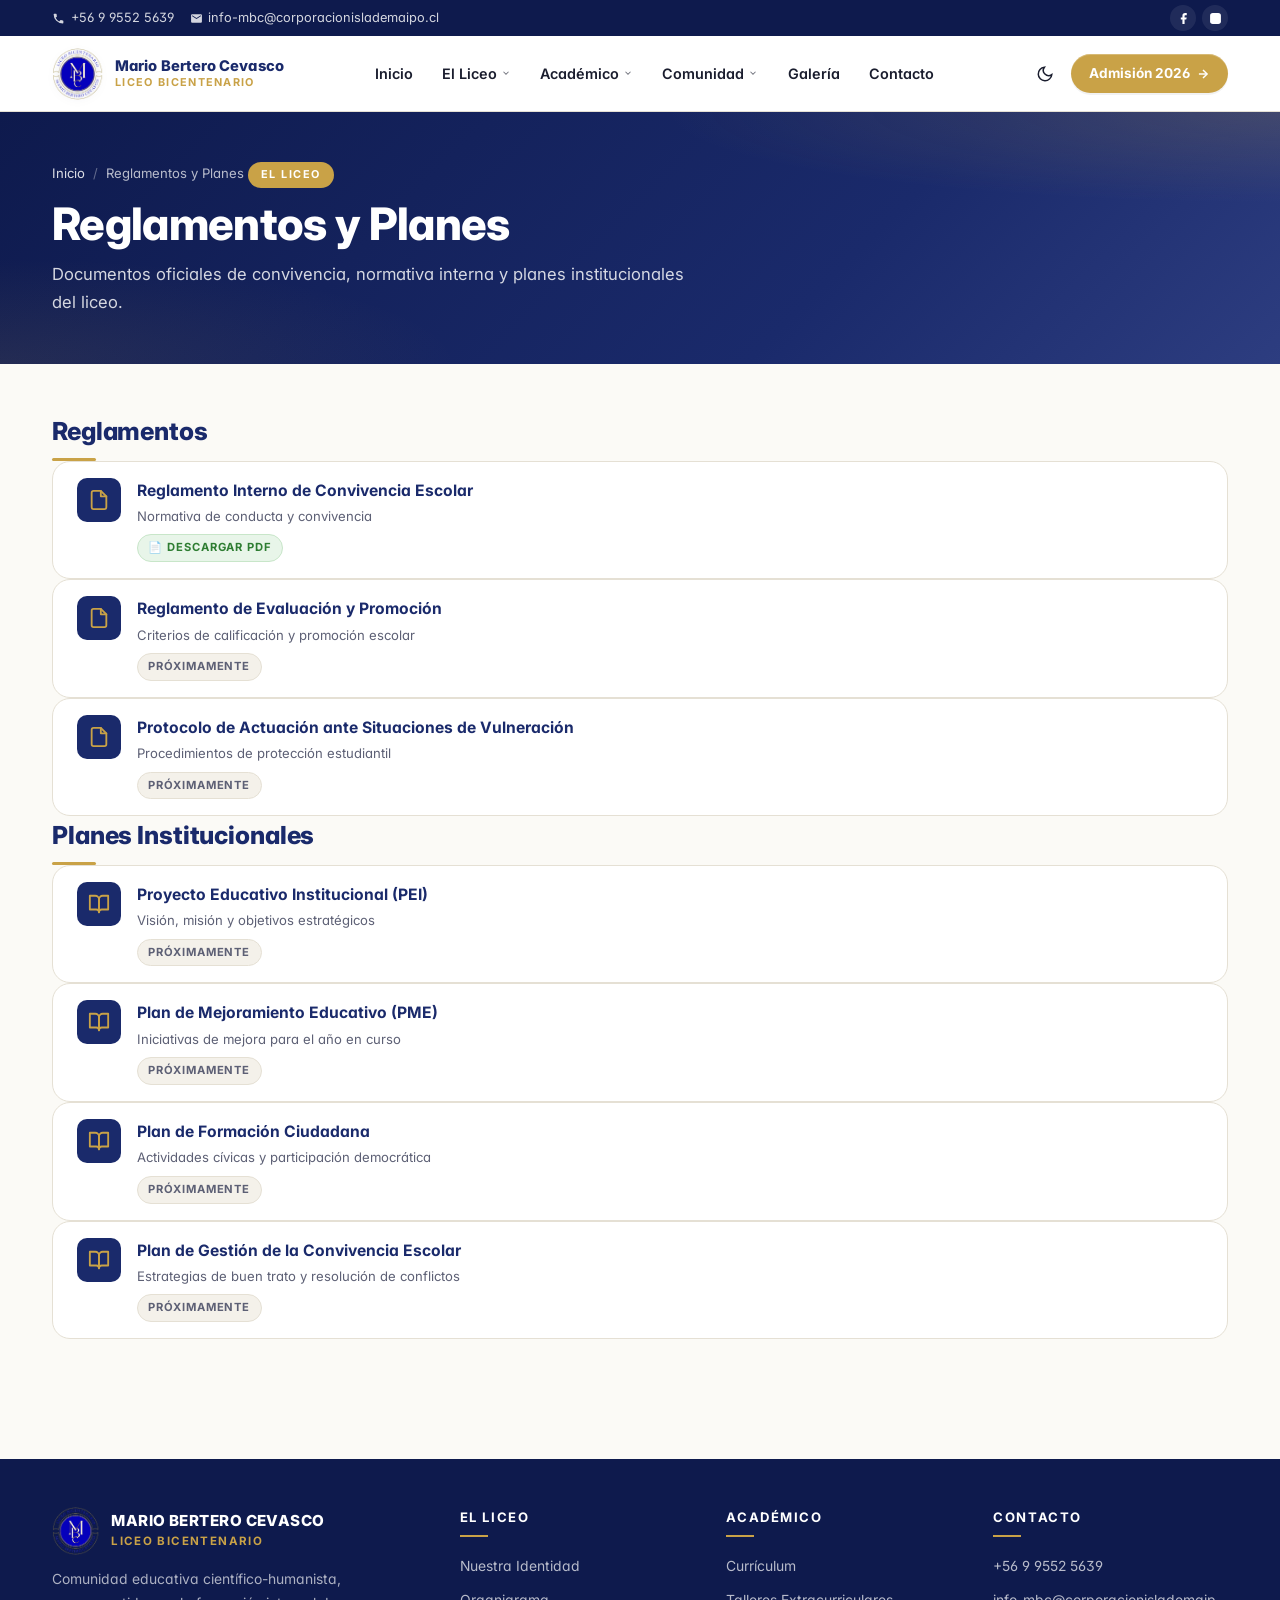
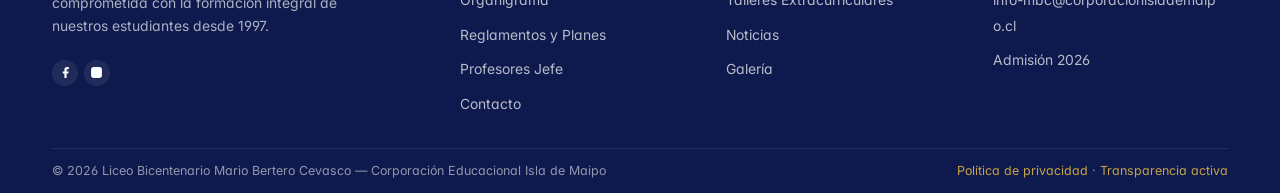
<file: reglamentos.html>
<!DOCTYPE html>
<html lang="es">
<head>
  <meta charset="UTF-8" />
  <meta name="viewport" content="width=device-width, initial-scale=1.0" />
  <title>Reglamentos y Planes — Liceo Bicentenario Mario Bertero Cevasco</title>
  <link rel="preconnect" href="https://fonts.googleapis.com" />
  <link rel="preconnect" href="https://fonts.gstatic.com" crossorigin />
  <link href="https://fonts.googleapis.com/css2?family=Inter:wght@400;500;600;700;800&family=Source+Serif+4:ital,wght@0,500;0,700;1,500&display=swap" rel="stylesheet" />
  <link rel="stylesheet" href="styles.css" />
  <link rel="stylesheet" href="subpage.css" />
</head>
<body data-theme="light">

<div class="topbar" role="region" aria-label="Información de contacto">
  <div class="container">
    <div class="topbar__contact">
      <a href="tel:+56995525639">
        <svg viewBox="0 0 24 24" width="13" height="13" fill="currentColor"><path d="M6.62 10.79a15.05 15.05 0 006.59 6.59l2.2-2.2a1 1 0 011.01-.24 11.36 11.36 0 003.56.57 1 1 0 011 1V20a1 1 0 01-1 1A17 17 0 013 4a1 1 0 011-1h3.5a1 1 0 011 1 11.36 11.36 0 00.57 3.56 1 1 0 01-.25 1.01z"/></svg>
        +56 9 9552 5639
      </a>
      <a href="mailto:info-mbc@corporacionislademaipo.cl">
        <svg viewBox="0 0 24 24" width="13" height="13" fill="currentColor"><path d="M20 4H4a2 2 0 00-2 2v12a2 2 0 002 2h16a2 2 0 002-2V6a2 2 0 00-2-2zm0 4l-8 5-8-5V6l8 5 8-5z"/></svg>
        info-mbc@corporacionislademaipo.cl
      </a>
    </div>
    <div class="topbar__right">
      <div class="topbar__social" aria-label="Redes sociales">
        <a href="https://www.facebook.com/liceomariobertero" target="_blank" rel="noopener" aria-label="Facebook">
          <svg viewBox="0 0 24 24" width="13" height="13" fill="currentColor"><path d="M18 2h-3a5 5 0 00-5 5v3H7v4h3v8h4v-8h3l1-4h-4V7a1 1 0 011-1h3z"/></svg>
        </a>
        <a href="https://www.instagram.com/lbmbc_oficial/?hl=es" target="_blank" rel="noopener" aria-label="Instagram">
          <svg viewBox="0 0 24 24" width="13" height="13" fill="currentColor"><rect x="2" y="2" width="20" height="20" rx="5"/><circle cx="12" cy="12" r="4" fill="none" stroke="currentColor" stroke-width="2"/><circle cx="17.5" cy="6.5" r="1" fill="currentColor"/></svg>
        </a>
      </div>
    </div>
  </div>
</div>

<header class="header" id="site-header">
  <div class="container">
    <a href="index.html" class="brand" aria-label="Inicio — Liceo Bicentenario Mario Bertero Cevasco">
      <img class="brand__emblem" src="logo.png" alt="" width="52" height="52" />
      <div class="brand__text">
        <div class="brand__name">Mario Bertero Cevasco</div>
        <div class="brand__sub">Liceo Bicentenario</div>
      </div>
    </a>

    <button class="hamburger" aria-expanded="false" aria-controls="main-nav" aria-label="Abrir menú">
      <span></span><span></span><span></span>
    </button>

    <nav class="nav" id="main-nav" aria-label="Navegación principal">
      <ul class="nav__list" role="list">
        <li class="nav__item"><a href="index.html" class="nav__link">Inicio</a></li>
        <li class="nav__item">
          <a href="#" class="nav__link">El Liceo <svg class="chev" viewBox="0 0 24 24" width="10" height="10" fill="none" stroke="currentColor" stroke-width="2.5"><polyline points="6 9 12 15 18 9"/></svg></a>
          <div class="dropdown" role="menu">
            <a href="identidad.html" role="menuitem">Nuestra Identidad</a>
            <a href="organigrama.html" role="menuitem">Organigrama</a>
            <a href="reglamentos.html" role="menuitem">Reglamentos y Planes</a>
            <a href="profesores-jefe.html" role="menuitem">Profesores Jefe</a>
          </div>
        </li>
        <li class="nav__item">
          <a href="#" class="nav__link">Académico <svg class="chev" viewBox="0 0 24 24" width="10" height="10" fill="none" stroke="currentColor" stroke-width="2.5"><polyline points="6 9 12 15 18 9"/></svg></a>
          <div class="dropdown" role="menu">
            <a href="curriculo.html" role="menuitem">Currículum</a>
            <a href="talleres.html" role="menuitem">Talleres Extracurriculares</a>
          </div>
        </li>
        <li class="nav__item">
          <a href="#" class="nav__link">Comunidad <svg class="chev" viewBox="0 0 24 24" width="10" height="10" fill="none" stroke="currentColor" stroke-width="2.5"><polyline points="6 9 12 15 18 9"/></svg></a>
          <div class="dropdown" role="menu">
            <a href="index.html#programas" role="menuitem">Programas y Convenios</a>
            <a href="index.html#noticias" role="menuitem">Noticias</a>
          </div>
        </li>
        <li class="nav__item"><a href="index.html#galeria" class="nav__link">Galería</a></li>
        <li class="nav__item"><a href="index.html#contacto" class="nav__link">Contacto</a></li>
      </ul>
    </nav>

    <div class="header__right">
      <button class="icon-btn" id="theme-toggle" aria-label="Cambiar a modo oscuro">
        <svg id="icon-moon" viewBox="0 0 24 24" width="18" height="18" fill="none" stroke="currentColor" stroke-width="2"><path d="M21 12.79A9 9 0 1111.21 3 7 7 0 0021 12.79z"/></svg>
        <svg id="icon-sun" viewBox="0 0 24 24" width="18" height="18" fill="none" stroke="currentColor" stroke-width="2" style="display:none"><circle cx="12" cy="12" r="5"/><line x1="12" y1="1" x2="12" y2="3"/><line x1="12" y1="21" x2="12" y2="23"/><line x1="4.22" y1="4.22" x2="5.64" y2="5.64"/><line x1="18.36" y1="18.36" x2="19.78" y2="19.78"/><line x1="1" y1="12" x2="3" y2="12"/><line x1="21" y1="12" x2="23" y2="12"/><line x1="4.22" y1="19.78" x2="5.64" y2="18.36"/><line x1="18.36" y1="5.64" x2="19.78" y2="4.22"/></svg>
      </button>
      <a class="cta-admision" href="https://www.sistemadeadmisionescolar.cl/" target="_blank" rel="noopener">
        Admisión 2026
        <svg viewBox="0 0 24 24" width="14" height="14" fill="none" stroke="currentColor" stroke-width="2.5"><line x1="5" y1="12" x2="19" y2="12"/><polyline points="12 5 19 12 12 19"/></svg>
      </a>
    </div>
  </div>
</header>

<div class="page-hero">
  <div class="container">
    <nav class="page-hero__crumb" aria-label="Migas de pan">
      <a href="index.html">Inicio</a>
      <span class="page-hero__crumb-sep">/</span>
      <span>Reglamentos y Planes</span>
    </nav>
    <span class="page-hero__tag">El Liceo</span>
    <h1>Reglamentos y Planes</h1>
    <p>Documentos oficiales de convivencia, normativa interna y planes institucionales del liceo.</p>
  </div>
</div>

<main class="page-content">
  <div class="container">

    <h2 class="subsection__title">Reglamentos</h2>
    <div class="docs-grid">
      <a href="https://cdnsae.mineduc.cl/documentos/10726/ReglamentodeConvivencia10726.pdf" target="_blank" rel="noopener" class="doc-card" style="text-decoration:none;">
        <div class="doc-card__icon"><svg viewBox="0 0 24 24"><path d="M14 2H6a2 2 0 00-2 2v16a2 2 0 002 2h12a2 2 0 002-2V8z"/><polyline points="14 2 14 8 20 8"/></svg></div>
        <div class="doc-card__info">
          <p class="doc-card__name">Reglamento Interno de Convivencia Escolar</p>
          <p class="doc-card__meta">Normativa de conducta y convivencia</p>
          <span class="badge badge--success">📄 Descargar PDF</span>
        </div>
      </a>
      <div class="doc-card">
        <div class="doc-card__icon"><svg viewBox="0 0 24 24"><path d="M14 2H6a2 2 0 00-2 2v16a2 2 0 002 2h12a2 2 0 002-2V8z"/><polyline points="14 2 14 8 20 8"/></svg></div>
        <div class="doc-card__info">
          <p class="doc-card__name">Reglamento de Evaluación y Promoción</p>
          <p class="doc-card__meta">Criterios de calificación y promoción escolar</p>
          <span class="badge">Próximamente</span>
        </div>
      </div>
      <div class="doc-card">
        <div class="doc-card__icon"><svg viewBox="0 0 24 24"><path d="M14 2H6a2 2 0 00-2 2v16a2 2 0 002 2h12a2 2 0 002-2V8z"/><polyline points="14 2 14 8 20 8"/></svg></div>
        <div class="doc-card__info">
          <p class="doc-card__name">Protocolo de Actuación ante Situaciones de Vulneración</p>
          <p class="doc-card__meta">Procedimientos de protección estudiantil</p>
          <span class="badge">Próximamente</span>
        </div>
      </div>
    </div>

    <h2 class="subsection__title">Planes Institucionales</h2>
    <div class="docs-grid">
      <div class="doc-card">
        <div class="doc-card__icon"><svg viewBox="0 0 24 24"><path d="M2 3h6a4 4 0 014 4v14a3 3 0 00-3-3H2z"/><path d="M22 3h-6a4 4 0 00-4 4v14a3 3 0 013-3h7z"/></svg></div>
        <div class="doc-card__info">
          <p class="doc-card__name">Proyecto Educativo Institucional (PEI)</p>
          <p class="doc-card__meta">Visión, misión y objetivos estratégicos</p>
          <span class="badge">Próximamente</span>
        </div>
      </div>
      <div class="doc-card">
        <div class="doc-card__icon"><svg viewBox="0 0 24 24"><path d="M2 3h6a4 4 0 014 4v14a3 3 0 00-3-3H2z"/><path d="M22 3h-6a4 4 0 00-4 4v14a3 3 0 013-3h7z"/></svg></div>
        <div class="doc-card__info">
          <p class="doc-card__name">Plan de Mejoramiento Educativo (PME)</p>
          <p class="doc-card__meta">Iniciativas de mejora para el año en curso</p>
          <span class="badge">Próximamente</span>
        </div>
      </div>
      <div class="doc-card">
        <div class="doc-card__icon"><svg viewBox="0 0 24 24"><path d="M2 3h6a4 4 0 014 4v14a3 3 0 00-3-3H2z"/><path d="M22 3h-6a4 4 0 00-4 4v14a3 3 0 013-3h7z"/></svg></div>
        <div class="doc-card__info">
          <p class="doc-card__name">Plan de Formación Ciudadana</p>
          <p class="doc-card__meta">Actividades cívicas y participación democrática</p>
          <span class="badge">Próximamente</span>
        </div>
      </div>
      <div class="doc-card">
        <div class="doc-card__icon"><svg viewBox="0 0 24 24"><path d="M2 3h6a4 4 0 014 4v14a3 3 0 00-3-3H2z"/><path d="M22 3h-6a4 4 0 00-4 4v14a3 3 0 013-3h7z"/></svg></div>
        <div class="doc-card__info">
          <p class="doc-card__name">Plan de Gestión de la Convivencia Escolar</p>
          <p class="doc-card__meta">Estrategias de buen trato y resolución de conflictos</p>
          <span class="badge">Próximamente</span>
        </div>
      </div>
    </div>

  </div>
</main>

<footer class="footer">
  <div class="container">
    <div class="footer__grid">
      <div class="footer__brand">
        <div class="footer__brand-row">
          <img src="logo.png" alt="" width="48" height="48" />
          <div>
            <div class="footer__brand-name">Mario Bertero Cevasco</div>
            <div class="footer__brand-tag">Liceo Bicentenario</div>
          </div>
        </div>
        <p>Comunidad educativa científico-humanista, comprometida con la formación integral de nuestros estudiantes desde 1997.</p>
        <div class="topbar__social" style="margin-top:.5rem">
          <a href="https://www.facebook.com/liceomariobertero" target="_blank" rel="noopener" aria-label="Facebook">
            <svg viewBox="0 0 24 24" width="13" height="13" fill="currentColor"><path d="M18 2h-3a5 5 0 00-5 5v3H7v4h3v8h4v-8h3l1-4h-4V7a1 1 0 011-1h3z"/></svg>
          </a>
          <a href="https://www.instagram.com/lbmbc_oficial/?hl=es" target="_blank" rel="noopener" aria-label="Instagram">
            <svg viewBox="0 0 24 24" width="13" height="13" fill="currentColor"><rect x="2" y="2" width="20" height="20" rx="5"/><circle cx="12" cy="12" r="4" fill="none" stroke="currentColor" stroke-width="2"/><circle cx="17.5" cy="6.5" r="1" fill="currentColor"/></svg>
          </a>
        </div>
      </div>

      <div class="footer__col">
        <h3>El Liceo</h3>
        <ul>
          <li><a href="identidad.html">Nuestra Identidad</a></li>
          <li><a href="organigrama.html">Organigrama</a></li>
          <li><a href="reglamentos.html">Reglamentos y Planes</a></li>
          <li><a href="profesores-jefe.html">Profesores Jefe</a></li>
          <li><a href="index.html#contacto">Contacto</a></li>
        </ul>
      </div>

      <div class="footer__col">
        <h3>Académico</h3>
        <ul>
          <li><a href="curriculo.html">Currículum</a></li>
          <li><a href="talleres.html">Talleres Extracurriculares</a></li>
          <li><a href="index.html#noticias">Noticias</a></li>
          <li><a href="index.html#galeria">Galería</a></li>
        </ul>
      </div>

      <div class="footer__col">
        <h3>Contacto</h3>
        <ul>
          <li><a href="tel:+56995525639">+56 9 9552 5639</a></li>
          <li><a href="mailto:info-mbc@corporacionislademaipo.cl">info-mbc@corporacionislademaipo.cl</a></li>
          <li><a href="https://www.sistemadeadmisionescolar.cl/" target="_blank" rel="noopener">Admisión 2026</a></li>
        </ul>
      </div>
    </div>

    <div class="footer__bottom">
      <span>© 2026 Liceo Bicentenario Mario Bertero Cevasco — Corporación Educacional Isla de Maipo</span>
      <span><a href="#">Política de privacidad</a> · <a href="#">Transparencia activa</a></span>
    </div>
  </div>
</footer>

<script>
  // Dark mode
  (function() {
    const saved = localStorage.getItem('mbc-theme') || 'light';
    document.body.setAttribute('data-theme', saved);
    const moon = document.getElementById('icon-moon');
    const sun = document.getElementById('icon-sun');
    if (saved === 'dark' && moon && sun) { moon.style.display = 'none'; sun.style.display = ''; }
  })();
  document.getElementById('theme-toggle')?.addEventListener('click', () => {
    const isDark = document.body.getAttribute('data-theme') === 'dark';
    const next = isDark ? 'light' : 'dark';
    document.body.setAttribute('data-theme', next);
    localStorage.setItem('mbc-theme', next);
    const moon = document.getElementById('icon-moon');
    const sun = document.getElementById('icon-sun');
    if (moon && sun) { moon.style.display = next === 'dark' ? 'none' : ''; sun.style.display = next === 'dark' ? '' : 'none'; }
  });

  // Header scroll
  const hdr = document.getElementById('site-header');
  window.addEventListener('scroll', () => hdr?.classList.toggle('is-scrolled', window.scrollY > 8), { passive: true });

  // Hamburger
  const hamburger = document.querySelector('.hamburger');
  const mainNav = document.getElementById('main-nav');
  hamburger?.addEventListener('click', () => {
    const expanded = hamburger.getAttribute('aria-expanded') === 'true';
    hamburger.setAttribute('aria-expanded', String(!expanded));
    mainNav?.classList.toggle('is-open', !expanded);
    document.body.style.overflow = !expanded ? 'hidden' : '';
  });
  document.addEventListener('keydown', e => {
    if (e.key === 'Escape' && mainNav?.classList.contains('is-open')) {
      mainNav.classList.remove('is-open');
      hamburger?.setAttribute('aria-expanded', 'false');
      document.body.style.overflow = '';
    }
  });

  // Mobile dropdown accordion
  document.querySelectorAll('.nav__item > .nav__link').forEach(link => {
    link.addEventListener('click', e => {
      if (window.innerWidth > 980) return;
      const item = link.closest('.nav__item');
      if (!item.querySelector('.dropdown')) return;
      e.preventDefault();
      item.classList.toggle('is-open');
    });
  });

  // Close nav on link click (mobile)
  mainNav?.querySelectorAll('a').forEach(a => {
    a.addEventListener('click', () => {
      if (window.innerWidth <= 980) {
        mainNav.classList.remove('is-open');
        hamburger?.setAttribute('aria-expanded', 'false');
        document.body.style.overflow = '';
      }
    });
  });
</script>
</body>
</html>
</file>
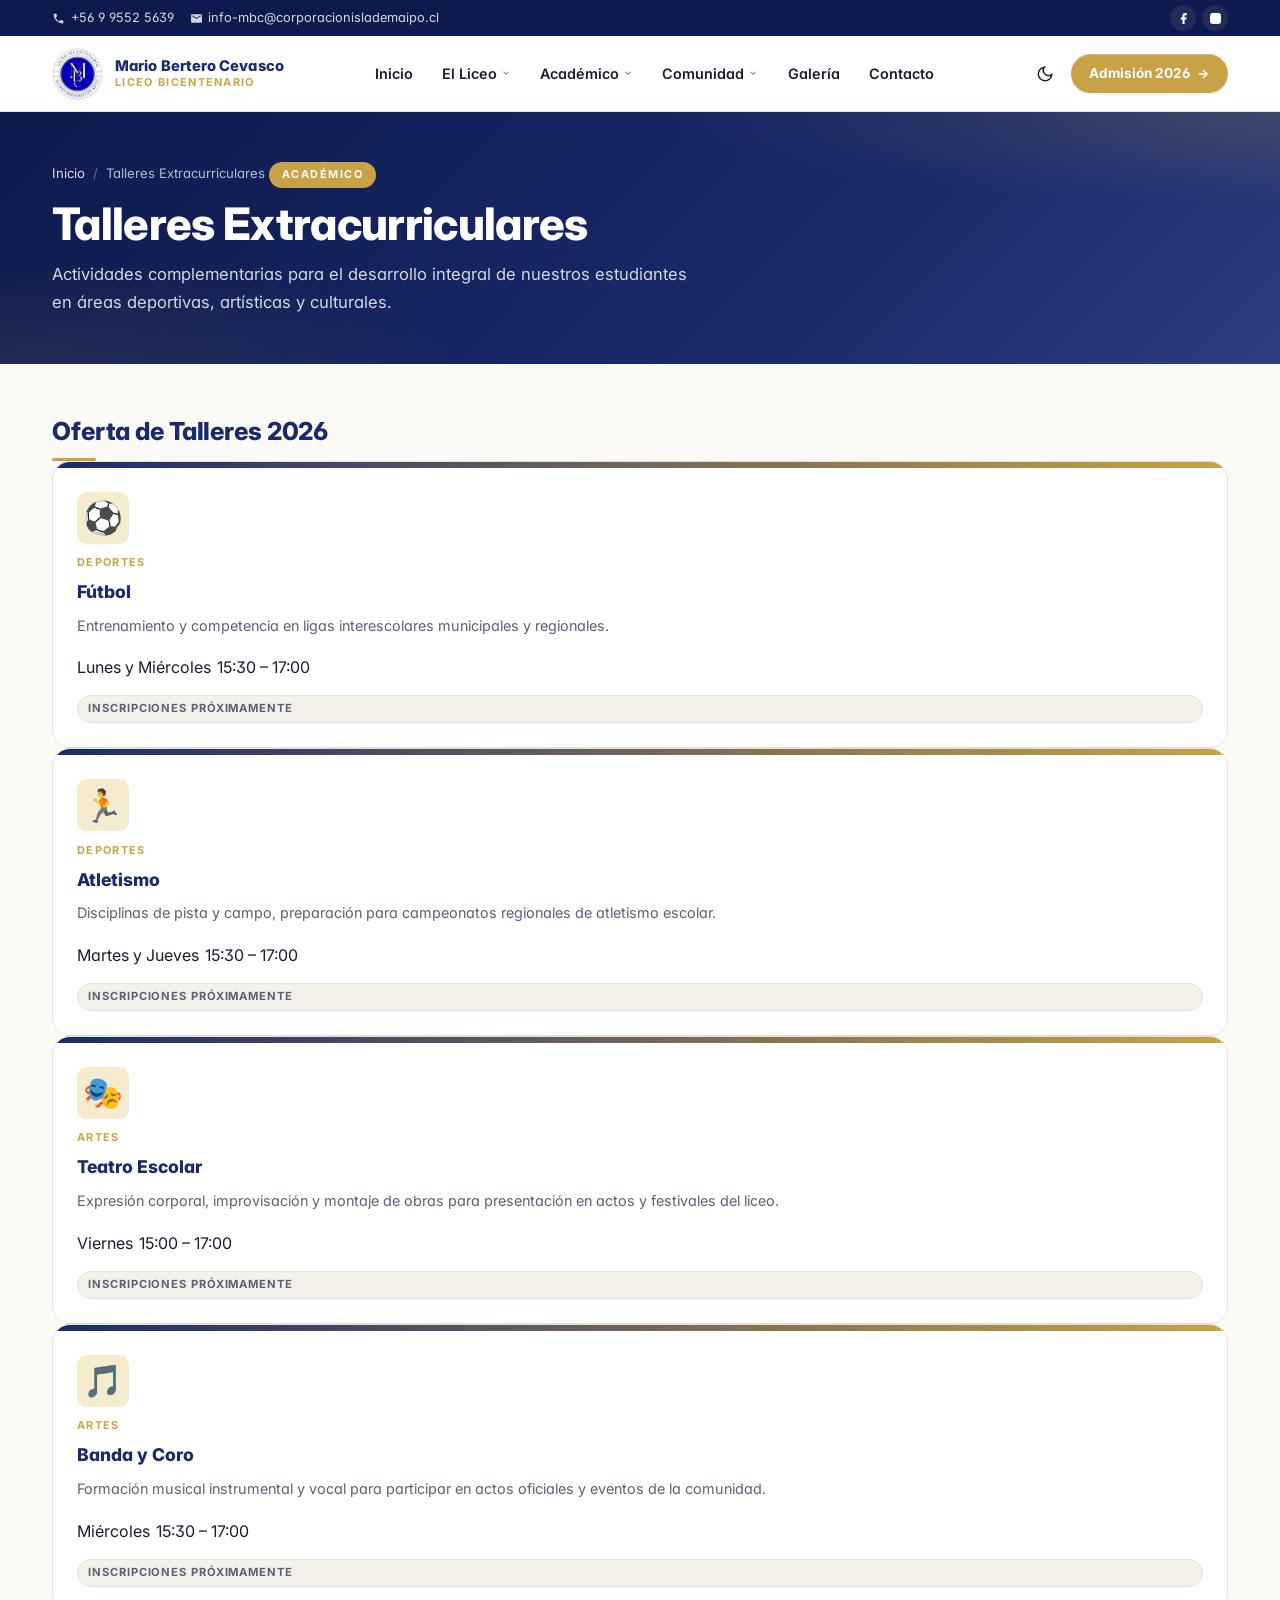
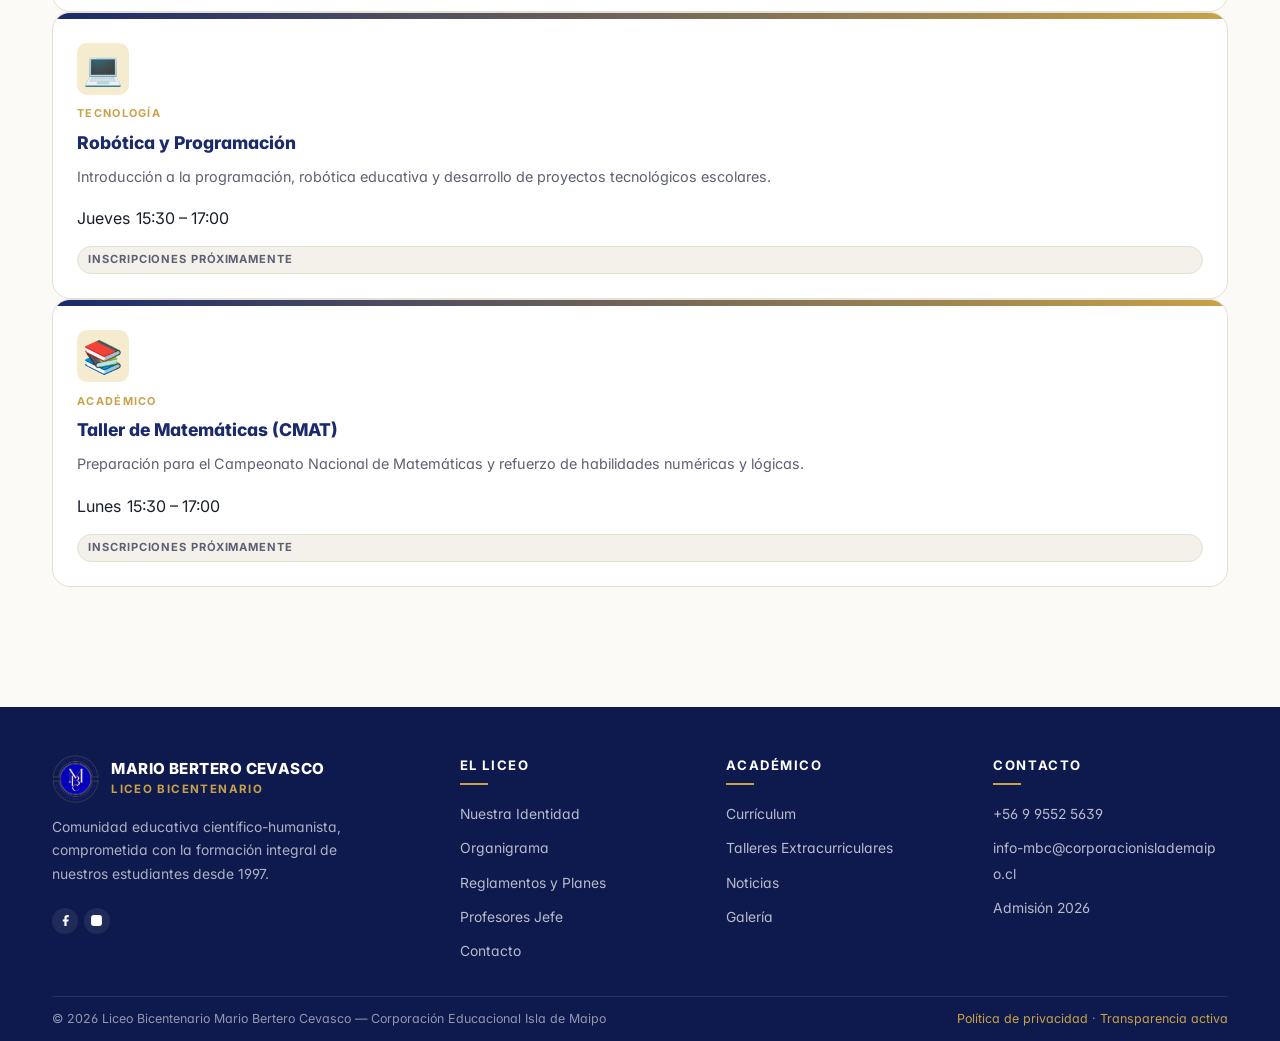
<file: talleres.html>
<!DOCTYPE html>
<html lang="es">
<head>
  <meta charset="UTF-8" />
  <meta name="viewport" content="width=device-width, initial-scale=1.0" />
  <title>Talleres Extracurriculares — Liceo Bicentenario Mario Bertero Cevasco</title>
  <link rel="preconnect" href="https://fonts.googleapis.com" />
  <link rel="preconnect" href="https://fonts.gstatic.com" crossorigin />
  <link href="https://fonts.googleapis.com/css2?family=Inter:wght@400;500;600;700;800&family=Source+Serif+4:ital,wght@0,500;0,700;1,500&display=swap" rel="stylesheet" />
  <link rel="stylesheet" href="styles.css" />
  <link rel="stylesheet" href="subpage.css" />
</head>
<body data-theme="light">

<div class="topbar" role="region" aria-label="Información de contacto">
  <div class="container">
    <div class="topbar__contact">
      <a href="tel:+56995525639">
        <svg viewBox="0 0 24 24" width="13" height="13" fill="currentColor"><path d="M6.62 10.79a15.05 15.05 0 006.59 6.59l2.2-2.2a1 1 0 011.01-.24 11.36 11.36 0 003.56.57 1 1 0 011 1V20a1 1 0 01-1 1A17 17 0 013 4a1 1 0 011-1h3.5a1 1 0 011 1 11.36 11.36 0 00.57 3.56 1 1 0 01-.25 1.01z"/></svg>
        +56 9 9552 5639
      </a>
      <a href="mailto:info-mbc@corporacionislademaipo.cl">
        <svg viewBox="0 0 24 24" width="13" height="13" fill="currentColor"><path d="M20 4H4a2 2 0 00-2 2v12a2 2 0 002 2h16a2 2 0 002-2V6a2 2 0 00-2-2zm0 4l-8 5-8-5V6l8 5 8-5z"/></svg>
        info-mbc@corporacionislademaipo.cl
      </a>
    </div>
    <div class="topbar__right">
      <div class="topbar__social" aria-label="Redes sociales">
        <a href="https://www.facebook.com/liceomariobertero" target="_blank" rel="noopener" aria-label="Facebook">
          <svg viewBox="0 0 24 24" width="13" height="13" fill="currentColor"><path d="M18 2h-3a5 5 0 00-5 5v3H7v4h3v8h4v-8h3l1-4h-4V7a1 1 0 011-1h3z"/></svg>
        </a>
        <a href="https://www.instagram.com/lbmbc_oficial/?hl=es" target="_blank" rel="noopener" aria-label="Instagram">
          <svg viewBox="0 0 24 24" width="13" height="13" fill="currentColor"><rect x="2" y="2" width="20" height="20" rx="5"/><circle cx="12" cy="12" r="4" fill="none" stroke="currentColor" stroke-width="2"/><circle cx="17.5" cy="6.5" r="1" fill="currentColor"/></svg>
        </a>
      </div>
    </div>
  </div>
</div>

<header class="header" id="site-header">
  <div class="container">
    <a href="index.html" class="brand" aria-label="Inicio — Liceo Bicentenario Mario Bertero Cevasco">
      <img class="brand__emblem" src="logo.png" alt="" width="52" height="52" />
      <div class="brand__text">
        <div class="brand__name">Mario Bertero Cevasco</div>
        <div class="brand__sub">Liceo Bicentenario</div>
      </div>
    </a>

    <button class="hamburger" aria-expanded="false" aria-controls="main-nav" aria-label="Abrir menú">
      <span></span><span></span><span></span>
    </button>

    <nav class="nav" id="main-nav" aria-label="Navegación principal">
      <ul class="nav__list" role="list">
        <li class="nav__item"><a href="index.html" class="nav__link">Inicio</a></li>
        <li class="nav__item">
          <a href="#" class="nav__link">El Liceo <svg class="chev" viewBox="0 0 24 24" width="10" height="10" fill="none" stroke="currentColor" stroke-width="2.5"><polyline points="6 9 12 15 18 9"/></svg></a>
          <div class="dropdown" role="menu">
            <a href="identidad.html" role="menuitem">Nuestra Identidad</a>
            <a href="organigrama.html" role="menuitem">Organigrama</a>
            <a href="reglamentos.html" role="menuitem">Reglamentos y Planes</a>
            <a href="profesores-jefe.html" role="menuitem">Profesores Jefe</a>
          </div>
        </li>
        <li class="nav__item">
          <a href="#" class="nav__link">Académico <svg class="chev" viewBox="0 0 24 24" width="10" height="10" fill="none" stroke="currentColor" stroke-width="2.5"><polyline points="6 9 12 15 18 9"/></svg></a>
          <div class="dropdown" role="menu">
            <a href="curriculo.html" role="menuitem">Currículum</a>
            <a href="talleres.html" role="menuitem">Talleres Extracurriculares</a>
          </div>
        </li>
        <li class="nav__item">
          <a href="#" class="nav__link">Comunidad <svg class="chev" viewBox="0 0 24 24" width="10" height="10" fill="none" stroke="currentColor" stroke-width="2.5"><polyline points="6 9 12 15 18 9"/></svg></a>
          <div class="dropdown" role="menu">
            <a href="index.html#programas" role="menuitem">Programas y Convenios</a>
            <a href="index.html#noticias" role="menuitem">Noticias</a>
          </div>
        </li>
        <li class="nav__item"><a href="index.html#galeria" class="nav__link">Galería</a></li>
        <li class="nav__item"><a href="index.html#contacto" class="nav__link">Contacto</a></li>
      </ul>
    </nav>

    <div class="header__right">
      <button class="icon-btn" id="theme-toggle" aria-label="Cambiar a modo oscuro">
        <svg id="icon-moon" viewBox="0 0 24 24" width="18" height="18" fill="none" stroke="currentColor" stroke-width="2"><path d="M21 12.79A9 9 0 1111.21 3 7 7 0 0021 12.79z"/></svg>
        <svg id="icon-sun" viewBox="0 0 24 24" width="18" height="18" fill="none" stroke="currentColor" stroke-width="2" style="display:none"><circle cx="12" cy="12" r="5"/><line x1="12" y1="1" x2="12" y2="3"/><line x1="12" y1="21" x2="12" y2="23"/><line x1="4.22" y1="4.22" x2="5.64" y2="5.64"/><line x1="18.36" y1="18.36" x2="19.78" y2="19.78"/><line x1="1" y1="12" x2="3" y2="12"/><line x1="21" y1="12" x2="23" y2="12"/><line x1="4.22" y1="19.78" x2="5.64" y2="18.36"/><line x1="18.36" y1="5.64" x2="19.78" y2="4.22"/></svg>
      </button>
      <a class="cta-admision" href="https://www.sistemadeadmisionescolar.cl/" target="_blank" rel="noopener">
        Admisión 2026
        <svg viewBox="0 0 24 24" width="14" height="14" fill="none" stroke="currentColor" stroke-width="2.5"><line x1="5" y1="12" x2="19" y2="12"/><polyline points="12 5 19 12 12 19"/></svg>
      </a>
    </div>
  </div>
</header>

<div class="page-hero">
  <div class="container">
    <nav class="page-hero__crumb" aria-label="Migas de pan">
      <a href="index.html">Inicio</a>
      <span class="page-hero__crumb-sep">/</span>
      <span>Talleres Extracurriculares</span>
    </nav>
    <span class="page-hero__tag">Académico</span>
    <h1>Talleres Extracurriculares</h1>
    <p>Actividades complementarias para el desarrollo integral de nuestros estudiantes en áreas deportivas, artísticas y culturales.</p>
  </div>
</div>

<main class="page-content">
  <div class="container">

    <h2 class="subsection__title">Oferta de Talleres 2026</h2>
    <div class="talleres-grid">

      <div class="taller-card">
        <div class="taller-card__top"></div>
        <div class="taller-card__body">
          <div class="taller-card__icon">⚽</div>
          <p class="taller-card__cat">Deportes</p>
          <p class="taller-card__name">Fútbol</p>
          <p class="taller-card__desc">Entrenamiento y competencia en ligas interescolares municipales y regionales.</p>
          <div class="taller-card__info">
            <span class="taller-badge">Lunes y Miércoles</span>
            <span class="taller-badge">15:30 – 17:00</span>
          </div>
          <span class="badge">Inscripciones próximamente</span>
        </div>
      </div>

      <div class="taller-card">
        <div class="taller-card__top"></div>
        <div class="taller-card__body">
          <div class="taller-card__icon">🏃</div>
          <p class="taller-card__cat">Deportes</p>
          <p class="taller-card__name">Atletismo</p>
          <p class="taller-card__desc">Disciplinas de pista y campo, preparación para campeonatos regionales de atletismo escolar.</p>
          <div class="taller-card__info">
            <span class="taller-badge">Martes y Jueves</span>
            <span class="taller-badge">15:30 – 17:00</span>
          </div>
          <span class="badge">Inscripciones próximamente</span>
        </div>
      </div>

      <div class="taller-card">
        <div class="taller-card__top"></div>
        <div class="taller-card__body">
          <div class="taller-card__icon">🎭</div>
          <p class="taller-card__cat">Artes</p>
          <p class="taller-card__name">Teatro Escolar</p>
          <p class="taller-card__desc">Expresión corporal, improvisación y montaje de obras para presentación en actos y festivales del liceo.</p>
          <div class="taller-card__info">
            <span class="taller-badge">Viernes</span>
            <span class="taller-badge">15:00 – 17:00</span>
          </div>
          <span class="badge">Inscripciones próximamente</span>
        </div>
      </div>

      <div class="taller-card">
        <div class="taller-card__top"></div>
        <div class="taller-card__body">
          <div class="taller-card__icon">🎵</div>
          <p class="taller-card__cat">Artes</p>
          <p class="taller-card__name">Banda y Coro</p>
          <p class="taller-card__desc">Formación musical instrumental y vocal para participar en actos oficiales y eventos de la comunidad.</p>
          <div class="taller-card__info">
            <span class="taller-badge">Miércoles</span>
            <span class="taller-badge">15:30 – 17:00</span>
          </div>
          <span class="badge">Inscripciones próximamente</span>
        </div>
      </div>

      <div class="taller-card">
        <div class="taller-card__top"></div>
        <div class="taller-card__body">
          <div class="taller-card__icon">💻</div>
          <p class="taller-card__cat">Tecnología</p>
          <p class="taller-card__name">Robótica y Programación</p>
          <p class="taller-card__desc">Introducción a la programación, robótica educativa y desarrollo de proyectos tecnológicos escolares.</p>
          <div class="taller-card__info">
            <span class="taller-badge">Jueves</span>
            <span class="taller-badge">15:30 – 17:00</span>
          </div>
          <span class="badge">Inscripciones próximamente</span>
        </div>
      </div>

      <div class="taller-card">
        <div class="taller-card__top"></div>
        <div class="taller-card__body">
          <div class="taller-card__icon">📚</div>
          <p class="taller-card__cat">Académico</p>
          <p class="taller-card__name">Taller de Matemáticas (CMAT)</p>
          <p class="taller-card__desc">Preparación para el Campeonato Nacional de Matemáticas y refuerzo de habilidades numéricas y lógicas.</p>
          <div class="taller-card__info">
            <span class="taller-badge">Lunes</span>
            <span class="taller-badge">15:30 – 17:00</span>
          </div>
          <span class="badge">Inscripciones próximamente</span>
        </div>
      </div>

    </div>
  </div>
</main>

<footer class="footer">
  <div class="container">
    <div class="footer__grid">
      <div class="footer__brand">
        <div class="footer__brand-row">
          <img src="logo.png" alt="" width="48" height="48" />
          <div>
            <div class="footer__brand-name">Mario Bertero Cevasco</div>
            <div class="footer__brand-tag">Liceo Bicentenario</div>
          </div>
        </div>
        <p>Comunidad educativa científico-humanista, comprometida con la formación integral de nuestros estudiantes desde 1997.</p>
        <div class="topbar__social" style="margin-top:.5rem">
          <a href="https://www.facebook.com/liceomariobertero" target="_blank" rel="noopener" aria-label="Facebook">
            <svg viewBox="0 0 24 24" width="13" height="13" fill="currentColor"><path d="M18 2h-3a5 5 0 00-5 5v3H7v4h3v8h4v-8h3l1-4h-4V7a1 1 0 011-1h3z"/></svg>
          </a>
          <a href="https://www.instagram.com/lbmbc_oficial/?hl=es" target="_blank" rel="noopener" aria-label="Instagram">
            <svg viewBox="0 0 24 24" width="13" height="13" fill="currentColor"><rect x="2" y="2" width="20" height="20" rx="5"/><circle cx="12" cy="12" r="4" fill="none" stroke="currentColor" stroke-width="2"/><circle cx="17.5" cy="6.5" r="1" fill="currentColor"/></svg>
          </a>
        </div>
      </div>

      <div class="footer__col">
        <h3>El Liceo</h3>
        <ul>
          <li><a href="identidad.html">Nuestra Identidad</a></li>
          <li><a href="organigrama.html">Organigrama</a></li>
          <li><a href="reglamentos.html">Reglamentos y Planes</a></li>
          <li><a href="profesores-jefe.html">Profesores Jefe</a></li>
          <li><a href="index.html#contacto">Contacto</a></li>
        </ul>
      </div>

      <div class="footer__col">
        <h3>Académico</h3>
        <ul>
          <li><a href="curriculo.html">Currículum</a></li>
          <li><a href="talleres.html">Talleres Extracurriculares</a></li>
          <li><a href="index.html#noticias">Noticias</a></li>
          <li><a href="index.html#galeria">Galería</a></li>
        </ul>
      </div>

      <div class="footer__col">
        <h3>Contacto</h3>
        <ul>
          <li><a href="tel:+56995525639">+56 9 9552 5639</a></li>
          <li><a href="mailto:info-mbc@corporacionislademaipo.cl">info-mbc@corporacionislademaipo.cl</a></li>
          <li><a href="https://www.sistemadeadmisionescolar.cl/" target="_blank" rel="noopener">Admisión 2026</a></li>
        </ul>
      </div>
    </div>

    <div class="footer__bottom">
      <span>© 2026 Liceo Bicentenario Mario Bertero Cevasco — Corporación Educacional Isla de Maipo</span>
      <span><a href="#">Política de privacidad</a> · <a href="#">Transparencia activa</a></span>
    </div>
  </div>
</footer>

<script>
  // Dark mode
  (function() {
    const saved = localStorage.getItem('mbc-theme') || 'light';
    document.body.setAttribute('data-theme', saved);
    const moon = document.getElementById('icon-moon');
    const sun = document.getElementById('icon-sun');
    if (saved === 'dark' && moon && sun) { moon.style.display = 'none'; sun.style.display = ''; }
  })();
  document.getElementById('theme-toggle')?.addEventListener('click', () => {
    const isDark = document.body.getAttribute('data-theme') === 'dark';
    const next = isDark ? 'light' : 'dark';
    document.body.setAttribute('data-theme', next);
    localStorage.setItem('mbc-theme', next);
    const moon = document.getElementById('icon-moon');
    const sun = document.getElementById('icon-sun');
    if (moon && sun) { moon.style.display = next === 'dark' ? 'none' : ''; sun.style.display = next === 'dark' ? '' : 'none'; }
  });

  // Header scroll
  const hdr = document.getElementById('site-header');
  window.addEventListener('scroll', () => hdr?.classList.toggle('is-scrolled', window.scrollY > 8), { passive: true });

  // Hamburger
  const hamburger = document.querySelector('.hamburger');
  const mainNav = document.getElementById('main-nav');
  hamburger?.addEventListener('click', () => {
    const expanded = hamburger.getAttribute('aria-expanded') === 'true';
    hamburger.setAttribute('aria-expanded', String(!expanded));
    mainNav?.classList.toggle('is-open', !expanded);
    document.body.style.overflow = !expanded ? 'hidden' : '';
  });
  document.addEventListener('keydown', e => {
    if (e.key === 'Escape' && mainNav?.classList.contains('is-open')) {
      mainNav.classList.remove('is-open');
      hamburger?.setAttribute('aria-expanded', 'false');
      document.body.style.overflow = '';
    }
  });

  // Mobile dropdown accordion
  document.querySelectorAll('.nav__item > .nav__link').forEach(link => {
    link.addEventListener('click', e => {
      if (window.innerWidth > 980) return;
      const item = link.closest('.nav__item');
      if (!item.querySelector('.dropdown')) return;
      e.preventDefault();
      item.classList.toggle('is-open');
    });
  });

  // Close nav on link click (mobile)
  mainNav?.querySelectorAll('a').forEach(a => {
    a.addEventListener('click', () => {
      if (window.innerWidth <= 980) {
        mainNav.classList.remove('is-open');
        hamburger?.setAttribute('aria-expanded', 'false');
        document.body.style.overflow = '';
      }
    });
  });
</script>
</body>
</html>
</file>
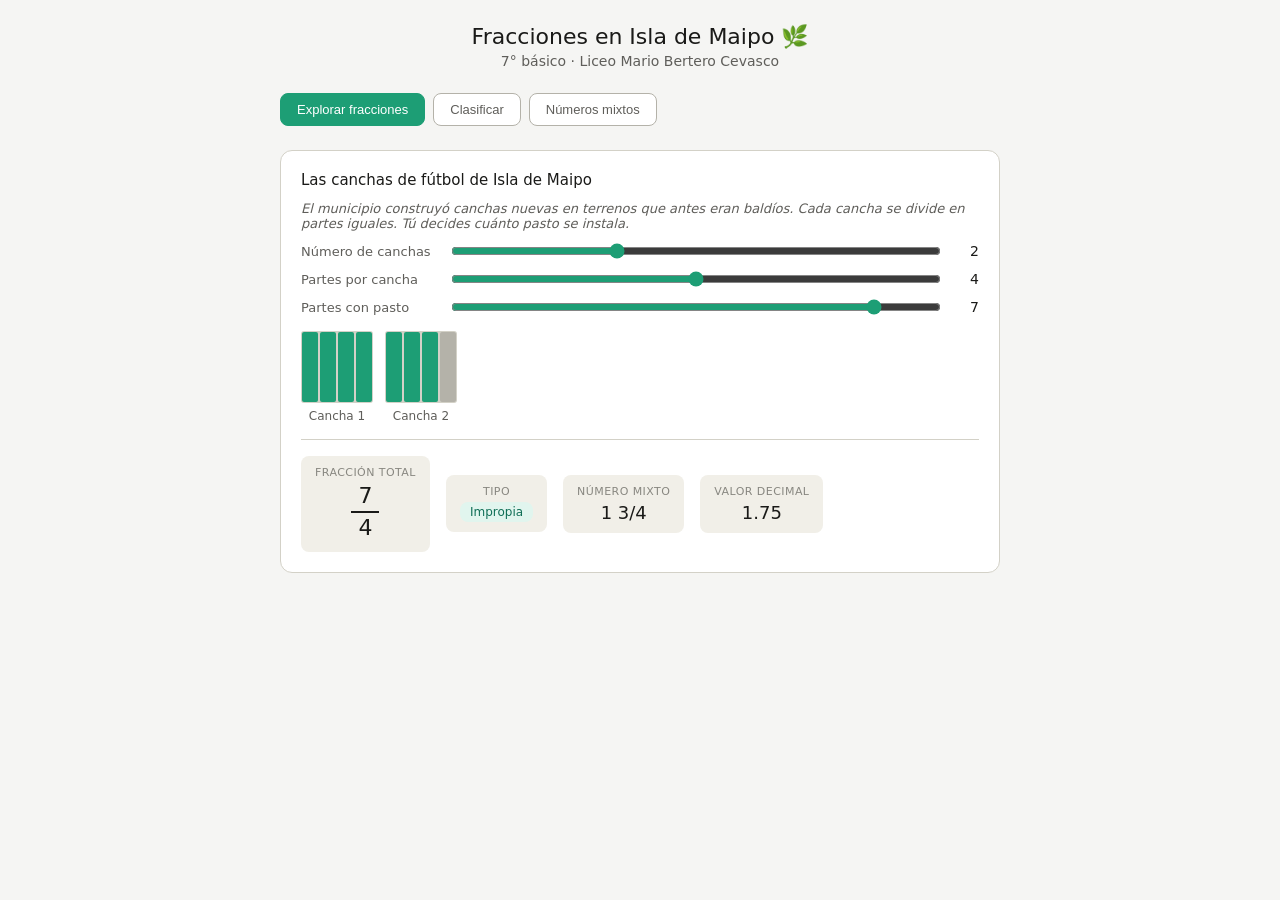
<file: Codocencia/fracciones_isla_de_maipo.html>
<!DOCTYPE html>
<html lang="es">
<head>
<meta charset="UTF-8">
<meta name="viewport" content="width=device-width, initial-scale=1.0">
<title>Fracciones en Isla de Maipo — 7° básico</title>
<style>
* { box-sizing: border-box; margin: 0; padding: 0; }
body { font-family: system-ui, sans-serif; background: #f5f5f3; color: #1a1a18; padding: 1.5rem; }
.app { max-width: 720px; margin: 0 auto; }
.header { text-align: center; margin-bottom: 1.5rem; }
.header h1 { font-size: 22px; font-weight: 500; margin-bottom: 4px; }
.header p { font-size: 14px; color: #5f5e5a; }
.tabs { display: flex; gap: 8px; margin-bottom: 1.5rem; flex-wrap: wrap; }
.tab { padding: 8px 16px; border-radius: 8px; border: 0.5px solid #b4b2a9; font-size: 13px; cursor: pointer; background: #fff; color: #5f5e5a; transition: all 0.15s; }
.tab.active { background: #1D9E75; color: #fff; border-color: #1D9E75; }
.section { display: none; }
.section.active { display: block; }
.card { background: #fff; border: 0.5px solid #d3d1c7; border-radius: 12px; padding: 1.25rem; margin-bottom: 1rem; }
.card-title { font-size: 15px; font-weight: 500; margin-bottom: 0.75rem; }
.cancha-grid { display: flex; gap: 12px; flex-wrap: wrap; align-items: flex-end; }
.cancha-wrap { display: flex; flex-direction: column; align-items: center; gap: 6px; }
.cancha-label { font-size: 12px; color: #5f5e5a; }
.fraction-display { display: flex; flex-direction: column; align-items: center; font-size: 22px; font-weight: 500; line-height: 1.2; }
.fraction-display .num { border-bottom: 2px solid #1a1a18; padding-bottom: 2px; text-align: center; min-width: 28px; }
.fraction-display .den { padding-top: 2px; text-align: center; }
.controls { display: flex; flex-direction: column; gap: 12px; margin-bottom: 1rem; }
.slider-row { display: flex; align-items: center; gap: 10px; }
.slider-row label { font-size: 13px; color: #5f5e5a; min-width: 140px; }
.slider-row input[type=range] { flex: 1; accent-color: #1D9E75; }
.slider-row .val { font-size: 14px; font-weight: 500; min-width: 28px; text-align: right; }
.result-row { display: flex; gap: 16px; align-items: center; flex-wrap: wrap; margin-top: 1rem; padding-top: 1rem; border-top: 0.5px solid #d3d1c7; }
.result-box { background: #f1efe8; border-radius: 8px; padding: 10px 14px; display: flex; flex-direction: column; align-items: center; gap: 4px; }
.result-box .rlabel { font-size: 11px; color: #888780; text-transform: uppercase; letter-spacing: 0.04em; }
.tag { display: inline-block; padding: 3px 10px; border-radius: 8px; font-size: 12px; font-weight: 500; }
.tag-impropia { background: #E1F5EE; color: #0F6E56; }
.tag-propia { background: #E6F1FB; color: #185FA5; }
.tag-equiv { background: #FAEEDA; color: #854F0B; }
.classify-grid { display: grid; grid-template-columns: repeat(auto-fit, minmax(120px, 1fr)); gap: 10px; margin-bottom: 1rem; }
.frac-card { background: #f1efe8; border: 0.5px solid #d3d1c7; border-radius: 8px; padding: 12px 8px; display: flex; flex-direction: column; align-items: center; gap: 8px; cursor: pointer; transition: all 0.15s; }
.frac-card:hover { border-color: #888780; }
.frac-card.selected-propia { border-color: #185FA5; background: #E6F1FB; }
.frac-card.selected-impropia { border-color: #0F6E56; background: #E1F5EE; }
.frac-card.selected-equiv { border-color: #854F0B; background: #FAEEDA; }
.frac-big { font-size: 20px; font-weight: 500; display: flex; flex-direction: column; align-items: center; line-height: 1.2; }
.frac-big .n { border-bottom: 2px solid #1a1a18; min-width: 24px; text-align: center; padding-bottom: 1px; }
.frac-big .d { min-width: 24px; text-align: center; padding-top: 1px; }
.btn-classify { display: flex; gap: 8px; flex-wrap: wrap; margin-bottom: 1rem; }
.btn-type { padding: 7px 14px; border-radius: 8px; border: 0.5px solid; font-size: 12px; cursor: pointer; font-weight: 500; }
.btn-propia { border-color: #185FA5; color: #185FA5; background: transparent; }
.btn-propia.sel { background: #185FA5; color: #fff; }
.btn-impropia { border-color: #0F6E56; color: #0F6E56; background: transparent; }
.btn-impropia.sel { background: #0F6E56; color: #fff; }
.btn-equiv { border-color: #854F0B; color: #854F0B; background: transparent; }
.btn-equiv.sel { background: #854F0B; color: #fff; }
.feedback { font-size: 13px; padding: 8px 12px; border-radius: 8px; margin-top: 8px; }
.feedback.ok { background: #E1F5EE; color: #0F6E56; }
.feedback.err { background: #FCEBEB; color: #A32D2D; }
.mixto-steps { display: flex; flex-direction: column; gap: 12px; }
.step { display: flex; align-items: flex-start; gap: 10px; }
.step-num { min-width: 26px; height: 26px; border-radius: 50%; background: #1D9E75; color: #fff; display: flex; align-items: center; justify-content: center; font-size: 13px; font-weight: 500; flex-shrink: 0; margin-top: 2px; }
.step-text { font-size: 14px; line-height: 1.6; }
.step-text .hl { color: #1D9E75; font-weight: 500; }
.eq-sign { font-size: 18px; color: #888780; margin: 0 4px; }
.math-row { display: flex; align-items: center; gap: 6px; flex-wrap: wrap; margin-top: 6px; }
.inline-frac { display: inline-flex; flex-direction: column; align-items: center; font-size: 16px; font-weight: 500; line-height: 1.2; vertical-align: middle; }
.inline-frac .n { border-bottom: 1.5px solid #1a1a18; min-width: 20px; text-align: center; }
.inline-frac .d { min-width: 20px; text-align: center; }
.check-btn { padding: 8px 18px; border-radius: 8px; border: 0.5px solid #b4b2a9; background: #fff; font-size: 14px; cursor: pointer; margin-top: 10px; }
.check-btn:hover { background: #f1efe8; }
.context-note { font-size: 13px; color: #5f5e5a; font-style: italic; margin-bottom: 12px; }
</style>
</head>
<body>
<div class="app">
<div class="header">
  <h1>Fracciones en Isla de Maipo 🌿</h1>
  <p>7° básico · Liceo Mario Bertero Cevasco</p>
</div>

<div class="tabs">
  <button class="tab active" onclick="showTab('explorar', this)">Explorar fracciones</button>
  <button class="tab" onclick="showTab('clasificar', this)">Clasificar</button>
  <button class="tab" onclick="showTab('mixtos', this)">Números mixtos</button>
</div>

<!-- TAB 1: EXPLORAR -->
<div id="tab-explorar" class="section active">
  <div class="card">
    <div class="card-title">Las canchas de fútbol de Isla de Maipo</div>
    <p class="context-note">El municipio construyó canchas nuevas en terrenos que antes eran baldíos. Cada cancha se divide en partes iguales. Tú decides cuánto pasto se instala.</p>
    <div class="controls">
      <div class="slider-row">
        <label>Número de canchas</label>
        <input type="range" min="1" max="4" value="2" step="1" id="sl-canchas" oninput="updateExplorer()">
        <span class="val" id="v-canchas">2</span>
      </div>
      <div class="slider-row">
        <label>Partes por cancha</label>
        <input type="range" min="2" max="6" value="4" step="1" id="sl-partes" oninput="updateExplorer()">
        <span class="val" id="v-partes">4</span>
      </div>
      <div class="slider-row">
        <label>Partes con pasto</label>
        <input type="range" min="0" max="24" value="7" step="1" id="sl-pasto" oninput="updateExplorer()">
        <span class="val" id="v-pasto">7</span>
      </div>
    </div>
    <div id="canchas-render" class="cancha-grid"></div>
    <div class="result-row">
      <div class="result-box">
        <span class="rlabel">Fracción total</span>
        <div class="fraction-display">
          <span class="num" id="r-num">7</span>
          <span class="den" id="r-den">4</span>
        </div>
      </div>
      <div class="result-box">
        <span class="rlabel">Tipo</span>
        <span id="r-tipo" class="tag tag-impropia">Impropia</span>
      </div>
      <div class="result-box" id="box-mixto" style="display:none">
        <span class="rlabel">Número mixto</span>
        <span id="r-mixto" style="font-size:18px; font-weight:500;"></span>
      </div>
      <div class="result-box">
        <span class="rlabel">Valor decimal</span>
        <span id="r-valor" style="font-size:18px; font-weight:500;"></span>
      </div>
    </div>
  </div>
</div>

<!-- TAB 2: CLASIFICAR -->
<div id="tab-clasificar" class="section">
  <div class="card">
    <div class="card-title">¿Qué tipo de fracción es cada una?</div>
    <p class="context-note">El inspector de obras del municipio necesita clasificar estas fracciones de terrenos. Selecciona una fracción, elige su tipo y comprueba.</p>
    <div class="classify-grid" id="classify-grid"></div>
    <div style="margin-bottom: 10px;">
      <p style="font-size:13px; color:#5f5e5a; margin-bottom:8px;">Fracción seleccionada: <span id="sel-frac" style="font-weight:500;">—</span></p>
      <div class="btn-classify">
        <button class="btn-type btn-propia" onclick="selectType('propia')">Propia (num &lt; den)</button>
        <button class="btn-type btn-impropia" onclick="selectType('impropia')">Impropia (num &gt; den)</button>
        <button class="btn-type btn-equiv" onclick="selectType('equiv')">Equivalente a 1</button>
      </div>
      <button class="check-btn" onclick="checkClassify()">Comprobar ✓</button>
      <div id="classify-feedback"></div>
    </div>
  </div>
</div>

<!-- TAB 3: MIXTOS -->
<div id="tab-mixtos" class="section">
  <div class="card">
    <div class="card-title">De fracción impropia a número mixto</div>
    <p class="context-note">En el informe de obras, el arquitecto municipal necesita convertir las fracciones. Elige una fracción impropia y sigue los pasos.</p>
    <div class="controls">
      <div class="slider-row">
        <label>Numerador</label>
        <input type="range" min="2" max="20" value="14" step="1" id="sl-num" oninput="updateMixto()">
        <span class="val" id="v-num">14</span>
      </div>
      <div class="slider-row">
        <label>Denominador</label>
        <input type="range" min="2" max="8" value="4" step="1" id="sl-den" oninput="updateMixto()">
        <span class="val" id="v-den">4</span>
      </div>
    </div>
    <div id="mixto-warning" style="display:none; font-size:13px; color:#854F0B; background:#FAEEDA; padding:8px 12px; border-radius:8px; margin-bottom:10px;"></div>
    <div id="mixto-steps-container" class="mixto-steps"></div>
    <div id="mixto-canvas-wrap" style="margin-top:1rem;"></div>
  </div>
</div>
</div>

<script>
const FRACCIONES_CLASIFICAR = [
  {n:2,d:3,tipo:'propia'},{n:4,d:4,tipo:'equiv'},{n:11,d:2,tipo:'impropia'},
  {n:1,d:1,tipo:'equiv'},{n:3,d:2,tipo:'impropia'},{n:12,d:4,tipo:'impropia'},
  {n:9,d:10,tipo:'propia'},{n:5,d:5,tipo:'equiv'},{n:3,d:7,tipo:'propia'}
];
let selectedFracIdx = null;
let selectedType = null;
let classifyState = FRACCIONES_CLASIFICAR.map(()=>null);

function showTab(t, btn) {
  document.querySelectorAll('.tab').forEach(b=>b.classList.remove('active'));
  document.querySelectorAll('.section').forEach(s=>s.classList.remove('active'));
  document.querySelector('#tab-'+t).classList.add('active');
  btn.classList.add('active');
}

function drawCancha(partes, pastadas, size) {
  const cols = partes <= 4 ? partes : Math.ceil(partes/2);
  const rows = partes <= 4 ? 1 : 2;
  const cw = size, ch = size;
  const cellW = cw/cols, cellH = ch/rows;
  let svg = `<svg width="${cw}" height="${ch}" viewBox="0 0 ${cw} ${ch}" xmlns="http://www.w3.org/2000/svg">`;
  svg += `<rect width="${cw}" height="${ch}" fill="#D3D1C7" rx="3"/>`;
  for(let r=0;r<rows;r++) for(let c=0;c<cols;c++) {
    const i = r*cols+c;
    const fill = i < pastadas ? '#1D9E75' : '#B4B2A9';
    svg += `<rect x="${c*cellW+1}" y="${r*cellH+1}" width="${cellW-2}" height="${cellH-2}" fill="${fill}" rx="2"/>`;
  }
  svg += `</svg>`;
  return svg;
}

function updateExplorer() {
  const numC = parseInt(document.getElementById('sl-canchas').value);
  const partes = parseInt(document.getElementById('sl-partes').value);
  let pasto = parseInt(document.getElementById('sl-pasto').value);
  const maxPasto = numC * partes;
  if(pasto > maxPasto) { pasto = maxPasto; document.getElementById('sl-pasto').value = pasto; }
  document.getElementById('sl-pasto').max = maxPasto;
  document.getElementById('v-canchas').textContent = numC;
  document.getElementById('v-partes').textContent = partes;
  document.getElementById('v-pasto').textContent = pasto;
  document.getElementById('r-num').textContent = pasto;
  document.getElementById('r-den').textContent = partes;

  let grid = document.getElementById('canchas-render');
  grid.innerHTML = '';
  let remaining = pasto;
  for(let i=0;i<numC;i++){
    const pastadas = Math.min(remaining, partes);
    remaining -= pastadas;
    const wrap = document.createElement('div');
    wrap.className = 'cancha-wrap';
    wrap.innerHTML = drawCancha(partes, pastadas, 72) + `<span class="cancha-label">Cancha ${i+1}</span>`;
    grid.appendChild(wrap);
  }

  const tipo = document.getElementById('r-tipo');
  const boxMixto = document.getElementById('box-mixto');
  const rMixto = document.getElementById('r-mixto');
  const rValor = document.getElementById('r-valor');
  rValor.textContent = (pasto/partes).toFixed(2);

  if(pasto === 0){
    tipo.textContent = 'Cero'; tipo.className='tag tag-propia';
    boxMixto.style.display='none';
  } else if(pasto < partes){
    tipo.textContent = 'Propia'; tipo.className='tag tag-propia';
    boxMixto.style.display='none';
  } else if(pasto === partes){
    tipo.textContent = 'Equiv. a 1'; tipo.className='tag tag-equiv';
    boxMixto.style.display='none';
  } else {
    tipo.textContent = 'Impropia'; tipo.className='tag tag-impropia';
    const ent = Math.floor(pasto/partes);
    const resto = pasto % partes;
    boxMixto.style.display='flex';
    rMixto.textContent = resto > 0 ? `${ent} ${resto}/${partes}` : `${ent}`;
  }
}

function buildClassifyGrid() {
  const grid = document.getElementById('classify-grid');
  grid.innerHTML = '';
  FRACCIONES_CLASIFICAR.forEach((f,i) => {
    const card = document.createElement('div');
    card.className = 'frac-card';
    if(classifyState[i]==='propia') card.classList.add('selected-propia');
    if(classifyState[i]==='impropia') card.classList.add('selected-impropia');
    if(classifyState[i]==='equiv') card.classList.add('selected-equiv');
    card.innerHTML = `<div class="frac-big"><span class="n">${f.n}</span><span class="d">${f.d}</span></div>`;
    card.onclick = ()=>{ selectedFracIdx=i; document.getElementById('sel-frac').textContent=`${f.n}/${f.d}`; buildClassifyGrid(); };
    if(selectedFracIdx===i) card.style.outline='2px solid #1D9E75';
    grid.appendChild(card);
  });
}

function selectType(t) {
  selectedType = t;
  document.querySelectorAll('.btn-type').forEach(b=>b.classList.remove('sel'));
  document.querySelector('.btn-'+t).classList.add('sel');
}

function checkClassify() {
  const fb = document.getElementById('classify-feedback');
  if(selectedFracIdx===null){ fb.innerHTML='<div class="feedback err">Selecciona una fracción primero.</div>'; return; }
  if(!selectedType){ fb.innerHTML='<div class="feedback err">Elige el tipo de fracción.</div>'; return; }
  const f = FRACCIONES_CLASIFICAR[selectedFracIdx];
  if(selectedType === f.tipo){
    classifyState[selectedFracIdx] = selectedType;
    const nombre = selectedType==='propia'?'propia':selectedType==='impropia'?'impropia':'equivalente a 1';
    fb.innerHTML=`<div class="feedback ok">¡Correcto! ${f.n}/${f.d} es ${nombre} porque ${f.n} ${selectedType==='propia'?'<':'>'} ${f.d}${selectedType==='equiv'?' y son iguales':''}.</div>`;
  } else {
    fb.innerHTML=`<div class="feedback err">Revisa: compara numerador y denominador. ¿${f.n} es mayor, menor o igual a ${f.d}?</div>`;
  }
  buildClassifyGrid();
}

function updateMixto() {
  const num = parseInt(document.getElementById('sl-num').value);
  const den = parseInt(document.getElementById('sl-den').value);
  document.getElementById('v-num').textContent = num;
  document.getElementById('v-den').textContent = den;
  const warn = document.getElementById('mixto-warning');
  const cont = document.getElementById('mixto-steps-container');
  const canvas = document.getElementById('mixto-canvas-wrap');

  if(num <= den){
    warn.style.display='block';
    warn.textContent = num===den
      ? `${num}/${den} equivale a 1 (no es impropia). Prueba con un numerador mayor al denominador.`
      : `${num}/${den} es fracción propia. Prueba con un numerador mayor al denominador.`;
    cont.innerHTML=''; canvas.innerHTML=''; return;
  }
  warn.style.display='none';
  const ent = Math.floor(num/den);
  const resto = num % den;
  cont.innerHTML = `
    <div class="step"><div class="step-num">1</div><div class="step-text">La fracción impropia es <span class="hl">${num}/${den}</span>. El numerador ${num} es mayor que el denominador ${den}.</div></div>
    <div class="step"><div class="step-num">2</div><div class="step-text">Dividimos: <span class="hl">${num} ÷ ${den} = ${ent}</span> (parte entera) con resto <span class="hl">${resto}</span>.</div></div>
    <div class="step"><div class="step-num">3</div>
      <div class="step-text">El número mixto es:
        <div class="math-row">
          <span style="font-size:18px;font-weight:500;color:#1D9E75;">${ent}</span>
          ${resto>0?`<span class="inline-frac"><span class="n">${resto}</span><span class="d">${den}</span></span>`:''}
          <span class="eq-sign">=</span>
          <span class="inline-frac"><span class="n">${num}</span><span class="d">${den}</span></span>
        </div>
      </div>
    </div>
    <div class="step"><div class="step-num">4</div><div class="step-text">Comprobación: <span class="hl">${ent} × ${den} + ${resto} = ${ent*den+resto}</span> ✓</div></div>
  `;

  let cvHTML = `<div style="display:flex;gap:10px;flex-wrap:wrap;align-items:flex-end;">`;
  for(let i=0;i<ent+(resto>0?1:0);i++){
    const p = i<ent ? den : resto;
    cvHTML += `<div class="cancha-wrap">${drawCancha(den,p,64)}<span class="cancha-label">${i<ent?den+'/'+den:resto+'/'+den}</span></div>`;
  }
  cvHTML += `</div>`;
  canvas.innerHTML = cvHTML;
}

buildClassifyGrid();
updateExplorer();
updateMixto();
</script>
</body>
</html>
</file>
<file: styles.css>
/* =============================================================
   LICEO BICENTENARIO MARIO BERTERO CEVASCO
   Sistema visual unificado — todas las páginas comparten esta hoja
============================================================= */

:root {
  /* Paleta — azul institucional + dorado, ligeramente más cálidos */
  --c-primary:        #1a2a6b;   /* azul principal — un poco más cálido que el original */
  --c-primary-deep:   #0e1a4d;   /* azul profundo */
  --c-primary-soft:   #2d3d80;   /* azul suave */
  --c-gold:           #c9a247;   /* dorado */
  --c-gold-light:     #e0bc6c;
  --c-gold-soft:      #f5ebcf;   /* dorado pálido — tintes y badges */

  /* Neutros tibios (no whites puros) */
  --c-bg:             #fbfaf6;   /* fondo cálido */
  --c-surface:        #ffffff;
  --c-surface-2:      #f4f1ea;   /* superficie secundaria cálida */
  --c-border:         #e5e0d4;
  --c-border-strong:  #d6cfbe;
  --c-text:           #1a1d2e;
  --c-text-muted:     #5d6075;
  --c-text-soft:      #8a8da0;

  /* Tipografía */
  --font-base: 'Inter', system-ui, -apple-system, sans-serif;
  --font-display: 'Inter', system-ui, sans-serif;

  /* Densidad (controlable por Tweaks) */
  --density: 1;
  --space-1: calc(0.25rem * var(--density));
  --space-2: calc(0.5rem * var(--density));
  --space-3: calc(0.75rem * var(--density));
  --space-4: calc(1rem * var(--density));
  --space-5: calc(1.5rem * var(--density));
  --space-6: calc(2rem * var(--density));
  --space-7: calc(3rem * var(--density));
  --space-8: calc(4.5rem * var(--density));

  /* Forma */
  --r-sm: 6px;
  --r-md: 10px;
  --r-lg: 18px;
  --r-xl: 24px;
  --r-full: 9999px;

  /* Sombras suaves */
  --sh-1: 0 1px 2px rgba(20,25,55,.06), 0 1px 3px rgba(20,25,55,.04);
  --sh-2: 0 4px 14px rgba(20,25,55,.07), 0 2px 4px rgba(20,25,55,.04);
  --sh-3: 0 12px 32px rgba(20,25,55,.10), 0 4px 8px rgba(20,25,55,.05);

  --tr: .22s cubic-bezier(.4,.0,.2,1);
  --tr-slow: .35s cubic-bezier(.4,.0,.2,1);

  /* Layout — UN solo contenedor, mismo ancho en TODAS las páginas */
  --container-max: 1240px;
  --container-pad: clamp(1rem, 3vw, 2rem);
  --header-h: 76px;
  --topbar-h: 36px;
}

/* Modo oscuro */
[data-theme="dark"] {
  --c-bg:            #0f1226;
  --c-surface:       #161a35;
  --c-surface-2:     #1d2244;
  --c-border:        #28305a;
  --c-border-strong: #353d6e;
  --c-text:          #ecedf5;
  --c-text-muted:    #a8acc4;
  --c-text-soft:     #767a96;
  --c-primary-soft:  #4a5aa0;
  --sh-1: 0 1px 2px rgba(0,0,0,.3);
  --sh-2: 0 4px 14px rgba(0,0,0,.25);
  --sh-3: 0 12px 32px rgba(0,0,0,.4);
}

/* =============================================================
   Reset + base
============================================================= */
*, *::before, *::after { box-sizing: border-box; margin: 0; padding: 0; }
html { scroll-behavior: smooth; -webkit-text-size-adjust: 100%; }
@media (prefers-reduced-motion: reduce) {
  *, *::before, *::after { animation-duration: .01ms !important; transition-duration: .01ms !important; }
}
body {
  font-family: var(--font-base);
  font-size: 16px;
  color: var(--c-text);
  background: var(--c-bg);
  line-height: 1.6;
  font-feature-settings: "ss01", "cv11";
  -webkit-font-smoothing: antialiased;
  transition: background var(--tr), color var(--tr);
}
img { display: block; max-width: 100%; height: auto; }
a { color: inherit; text-decoration: none; }
ul { list-style: none; }
button { cursor: pointer; border: none; background: none; font-family: inherit; color: inherit; }
:focus-visible { outline: 2px solid var(--c-gold); outline-offset: 3px; border-radius: 3px; }

/* =============================================================
   Container — unificado
============================================================= */
.container {
  width: 100%;
  max-width: var(--container-max);
  margin-inline: auto;
  padding-inline: var(--container-pad);
}
.container--narrow { max-width: 880px; }

/* =============================================================
   Skip link
============================================================= */
.skip-link {
  position: absolute; top: -100px; left: 1rem;
  background: var(--c-gold); color: #fff;
  padding: .55rem 1rem; font-weight: 700; z-index: 9999;
  border-radius: 0 0 var(--r-sm) var(--r-sm);
  transition: top var(--tr);
}
.skip-link:focus { top: 0; }

/* =============================================================
   TOPBAR
============================================================= */
.topbar {
  background: var(--c-primary-deep);
  color: rgba(255,255,255,.82);
  font-size: .8rem;
  height: var(--topbar-h);
  display: flex; align-items: center;
}
.topbar .container {
  display: flex; justify-content: space-between; align-items: center;
  gap: var(--space-4); flex-wrap: wrap;
}
.topbar__contact {
  display: flex; gap: var(--space-4); align-items: center;
  flex-wrap: wrap;
}
.topbar__contact a {
  display: inline-flex; align-items: center; gap: .35rem;
  transition: color var(--tr);
}
.topbar__contact a:hover { color: var(--c-gold-light); }
.topbar__contact svg { width: 13px; height: 13px; fill: currentColor; }

.topbar__right { display: flex; align-items: center; gap: var(--space-3); }
.topbar__social { display: flex; gap: .35rem; }
.topbar__social a {
  width: 26px; height: 26px;
  display: inline-flex; align-items: center; justify-content: center;
  border-radius: var(--r-full);
  background: rgba(255,255,255,.08);
  transition: background var(--tr), transform var(--tr);
}
.topbar__social a:hover { background: var(--c-gold); transform: translateY(-1px); }
.topbar__social svg { width: 13px; height: 13px; fill: #fff; }

@media (max-width: 640px) {
  .topbar { font-size: .72rem; }
  .topbar__contact a:nth-child(2) { display: none; }
}

/* =============================================================
   HEADER (idéntico en todas las páginas)
============================================================= */
.header {
  position: sticky; top: 0; z-index: 100;
  background: var(--c-surface);
  border-bottom: 1px solid var(--c-border);
  height: var(--header-h);
  transition: background var(--tr), box-shadow var(--tr), height var(--tr);
}
.header.is-scrolled {
  box-shadow: var(--sh-2);
  border-bottom-color: transparent;
}
.header .container {
  height: 100%;
  display: grid;
  grid-template-columns: auto 1fr auto;
  align-items: center;
  gap: var(--space-5);
}

/* Logo */
.brand {
  display: inline-flex; align-items: center; gap: .7rem;
  flex-shrink: 0;
}
.brand__emblem {
  width: 52px; height: 52px;
  border-radius: var(--r-full);
  flex-shrink: 0;
  filter: drop-shadow(0 2px 4px rgba(20,25,55,.12));
}
.brand__text { line-height: 1.15; }
.brand__name {
  font-size: .92rem; font-weight: 800;
  color: var(--c-primary);
  letter-spacing: .005em;
}
[data-theme="dark"] .brand__name { color: #fff; }
.brand__sub {
  font-size: .68rem; font-weight: 700;
  color: var(--c-gold);
  text-transform: uppercase;
  letter-spacing: .12em;
  margin-top: 1px;
}
@media (max-width: 520px) {
  .brand__text { display: none; }
}

/* Nav */
.nav { justify-self: center; }
.nav__list { display: flex; gap: 2px; align-items: center; }
.nav__item { position: relative; }
.nav__link {
  display: inline-flex; align-items: center; gap: .25rem;
  padding: .55rem .85rem;
  font-size: .9rem; font-weight: 600;
  color: var(--c-text);
  border-radius: var(--r-sm);
  transition: color var(--tr), background var(--tr);
  white-space: nowrap;
}
.nav__link:hover,
.nav__link[aria-current="page"] {
  color: var(--c-primary);
  background: rgba(26,42,107,.07);
}
[data-theme="dark"] .nav__link:hover,
[data-theme="dark"] .nav__link[aria-current="page"] {
  color: #fff;
  background: rgba(255,255,255,.08);
}
.nav__link svg.chev { width: 10px; height: 10px; opacity: .6; transition: transform var(--tr); }
.nav__item:hover .nav__link svg.chev { transform: rotate(180deg); }

/* Dropdown */
.dropdown {
  position: absolute;
  top: calc(100% + 8px); left: 50%;
  transform: translateX(-50%) translateY(-6px);
  min-width: 240px;
  background: var(--c-surface);
  border: 1px solid var(--c-border);
  border-radius: var(--r-md);
  box-shadow: var(--sh-3);
  padding: .35rem;
  opacity: 0; pointer-events: none;
  transition: opacity var(--tr), transform var(--tr);
  z-index: 200;
}
.dropdown::before {
  content: '';
  position: absolute; top: -5px; left: 50%;
  width: 10px; height: 10px;
  background: var(--c-surface);
  border-left: 1px solid var(--c-border);
  border-top: 1px solid var(--c-border);
  transform: translateX(-50%) rotate(45deg);
}
.nav__item:hover .dropdown,
.nav__item:focus-within .dropdown {
  opacity: 1; pointer-events: auto;
  transform: translateX(-50%) translateY(0);
}
.dropdown a {
  display: block;
  padding: .55rem .8rem;
  font-size: .85rem; font-weight: 500;
  color: var(--c-text);
  border-radius: var(--r-sm);
  transition: background var(--tr), color var(--tr);
}
.dropdown a:hover { background: var(--c-surface-2); color: var(--c-primary); }
[data-theme="dark"] .dropdown a:hover { color: #fff; }

/* Header right cluster */
.header__right {
  display: flex; align-items: center; gap: .4rem;
  justify-self: end;
}
.icon-btn {
  width: 40px; height: 40px;
  display: inline-flex; align-items: center; justify-content: center;
  border-radius: var(--r-full);
  color: var(--c-text);
  transition: background var(--tr), color var(--tr);
}
.icon-btn:hover { background: var(--c-surface-2); color: var(--c-primary); }
[data-theme="dark"] .icon-btn:hover { color: #fff; }
.icon-btn svg { width: 18px; height: 18px; }

.cta-admision {
  display: inline-flex; align-items: center; gap: .4rem;
  background: var(--c-gold);
  color: #fff;
  font-size: .85rem; font-weight: 700;
  padding: .55rem 1.1rem;
  border-radius: var(--r-full);
  transition: transform var(--tr), background var(--tr), box-shadow var(--tr);
  box-shadow: 0 2px 0 rgba(0,0,0,.05), inset 0 1px 0 rgba(255,255,255,.25);
}
.cta-admision:hover {
  transform: translateY(-1px);
  background: var(--c-gold-light);
  box-shadow: 0 6px 16px rgba(201,162,71,.35);
}

/* Hamburger */
.hamburger { display: none; width: 40px; height: 40px; border-radius: var(--r-full); position: relative; }
.hamburger span {
  position: absolute; left: 50%; top: 50%;
  width: 22px; height: 2px;
  background: var(--c-text);
  border-radius: 2px;
  transform: translate(-50%, -50%);
  transition: transform var(--tr), opacity var(--tr);
}
.hamburger span:nth-child(1) { transform: translate(-50%, calc(-50% - 6px)); }
.hamburger span:nth-child(3) { transform: translate(-50%, calc(-50% + 6px)); }
.hamburger[aria-expanded="true"] span:nth-child(1) { transform: translate(-50%, -50%) rotate(45deg); }
.hamburger[aria-expanded="true"] span:nth-child(2) { opacity: 0; }
.hamburger[aria-expanded="true"] span:nth-child(3) { transform: translate(-50%, -50%) rotate(-45deg); }

/* Mobile nav */
@media (max-width: 980px) {
  .header .container { grid-template-columns: auto 1fr auto; }
  .nav {
    position: fixed;
    inset: calc(var(--header-h) + var(--topbar-h)) 0 0 0;
    background: var(--c-surface);
    flex-direction: column;
    align-items: stretch;
    padding: var(--space-5);
    transform: translateX(100%);
    transition: transform var(--tr-slow);
    overflow-y: auto;
    box-shadow: var(--sh-3);
    justify-self: stretch;
    z-index: 99;
  }
  .nav.is-open { transform: translateX(0); }
  .nav__list { flex-direction: column; gap: 2px; align-items: stretch; }
  .nav__item { width: 100%; }
  .nav__link { font-size: 1rem; padding: .9rem 1rem; width: 100%; justify-content: space-between; }
  .nav__link svg.chev { transition: transform var(--tr); }
  .nav__item.is-open > .nav__link svg.chev { transform: rotate(180deg); }
  .dropdown {
    position: static;
    transform: none; opacity: 1; pointer-events: auto;
    box-shadow: none; border: none;
    background: transparent;
    padding: 0 0 .25rem 1rem;
    margin: 0;
    border-left: 2px solid var(--c-gold);
    margin-left: .5rem;
    border-radius: 0;
    max-height: 0; overflow: hidden;
    transition: max-height var(--tr-slow);
  }
  .dropdown::before { display: none; }
  .nav__item.is-open > .dropdown { max-height: 500px; }
  .hamburger { display: inline-flex; }
  .cta-admision { display: none; }
}

/* Header densidad / variantes */
.header[data-style="centered"] {
  height: auto;
  padding: var(--space-3) 0;
}
.header[data-style="centered"] .container {
  grid-template-columns: 1fr;
  justify-items: center;
  text-align: center;
  gap: var(--space-3);
}
.header[data-style="centered"] .nav { order: 3; }
.header[data-style="centered"] .header__right { order: 2; }

/* =============================================================
   PAGE WIDGETS
============================================================= */

/* Section + heading system */
.section { padding: var(--space-8) 0; }
.section--tight { padding: var(--space-7) 0; }
.section--surface { background: var(--c-surface); }
.section--alt { background: var(--c-surface-2); }
.section--dark { background: var(--c-primary-deep); color: #fff; }

.eyebrow {
  display: inline-flex; align-items: center; gap: .4rem;
  font-size: .72rem; font-weight: 700;
  text-transform: uppercase;
  letter-spacing: .14em;
  color: var(--c-gold);
}
.eyebrow::before {
  content: ''; width: 22px; height: 2px;
  background: var(--c-gold); border-radius: 2px;
}
.section--dark .eyebrow { color: var(--c-gold-light); }

.h1 { font-size: clamp(1.75rem, 3.4vw, 2.6rem); font-weight: 800; line-height: 1.1; letter-spacing: -.015em; color: var(--c-primary); }
.h2 { font-size: clamp(1.35rem, 2.5vw, 1.85rem); font-weight: 800; line-height: 1.15; letter-spacing: -.01em; color: var(--c-primary); }
.h3 { font-size: 1.1rem; font-weight: 700; line-height: 1.3; color: var(--c-primary); }
.lede { font-size: clamp(.98rem, 1.3vw, 1.08rem); color: var(--c-text-muted); line-height: 1.65; }
[data-theme="dark"] .h1, [data-theme="dark"] .h2, [data-theme="dark"] .h3 { color: #fff; }
.section--dark .h1, .section--dark .h2, .section--dark .h3 { color: #fff; }
.section--dark .lede { color: rgba(255,255,255,.78); }

.section__head {
  display: flex; align-items: flex-end; justify-content: space-between;
  gap: var(--space-5);
  margin-bottom: var(--space-6);
  flex-wrap: wrap;
}
.section__head-text { display: flex; flex-direction: column; gap: .55rem; max-width: 640px; }
.section__link {
  font-size: .88rem; font-weight: 700;
  color: var(--c-primary);
  display: inline-flex; align-items: center; gap: .35rem;
  transition: color var(--tr), gap var(--tr);
  white-space: nowrap;
}
.section--dark .section__link { color: var(--c-gold-light); }
.section__link:hover { color: var(--c-gold); gap: .55rem; }

/* Buttons */
.btn {
  display: inline-flex; align-items: center; gap: .5rem;
  padding: .75rem 1.4rem;
  font-size: .92rem; font-weight: 700;
  border-radius: var(--r-full);
  transition: transform var(--tr), background var(--tr), color var(--tr), box-shadow var(--tr);
  cursor: pointer;
  border: 2px solid transparent;
}
.btn--gold { background: var(--c-gold); color: #fff; box-shadow: 0 2px 0 rgba(0,0,0,.05), inset 0 1px 0 rgba(255,255,255,.3); }
.btn--gold:hover { background: var(--c-gold-light); transform: translateY(-1px); box-shadow: 0 8px 22px rgba(201,162,71,.35); }
.btn--primary { background: var(--c-primary); color: #fff; }
.btn--primary:hover { background: var(--c-primary-soft); transform: translateY(-1px); }
.btn--ghost { background: transparent; color: var(--c-primary); border-color: var(--c-border-strong); }
.btn--ghost:hover { border-color: var(--c-primary); background: var(--c-surface-2); }
.section--dark .btn--ghost { color: #fff; border-color: rgba(255,255,255,.3); }
.section--dark .btn--ghost:hover { border-color: var(--c-gold); background: rgba(255,255,255,.06); }

.tag {
  display: inline-flex; align-items: center;
  font-size: .7rem; font-weight: 700;
  text-transform: uppercase; letter-spacing: .1em;
  padding: .3rem .7rem;
  border-radius: var(--r-full);
}
.tag--gold { background: var(--c-gold); color: #fff; }
.tag--soft { background: var(--c-gold-soft); color: var(--c-primary); }
.tag--outline { background: transparent; border: 1px solid var(--c-border-strong); color: var(--c-text-muted); }

/* =============================================================
   FOOTER
============================================================= */
.footer {
  background: var(--c-primary-deep);
  color: rgba(255,255,255,.78);
  padding: var(--space-7) 0 var(--space-3);
  margin-top: var(--space-7);
}
.footer__grid {
  display: grid;
  grid-template-columns: 1.6fr 1fr 1fr 1fr;
  gap: var(--space-6);
  margin-bottom: var(--space-6);
}
@media (max-width: 860px) { .footer__grid { grid-template-columns: 1fr 1fr; } }
@media (max-width: 520px) { .footer__grid { grid-template-columns: 1fr; } }

.footer__brand { display: flex; flex-direction: column; gap: .8rem; }
.footer__brand-row { display: flex; align-items: center; gap: .7rem; }
.footer__brand-row img { width: 48px; height: 48px; }
.footer__brand-name { font-size: .95rem; font-weight: 800; color: #fff; text-transform: uppercase; letter-spacing: .03em; line-height: 1.2; }
.footer__brand-tag { font-size: .72rem; color: var(--c-gold); font-weight: 700; text-transform: uppercase; letter-spacing: .12em; margin-top: 2px; }
.footer__brand p { font-size: .87rem; line-height: 1.7; max-width: 320px; color: rgba(255,255,255,.66); }

.footer__col h3 {
  font-size: .82rem; font-weight: 700;
  color: #fff;
  text-transform: uppercase; letter-spacing: .12em;
  margin-bottom: var(--space-4);
  position: relative; padding-bottom: .55rem;
}
.footer__col h3::after {
  content: ''; position: absolute; left: 0; bottom: 0;
  width: 28px; height: 2px; background: var(--c-gold);
}
.footer__col ul { display: flex; flex-direction: column; gap: .55rem; }
.footer__col a {
  font-size: .87rem;
  color: rgba(255,255,255,.7);
  transition: color var(--tr), padding-left var(--tr);
  overflow-wrap: break-word;
  hyphens: none;
  word-break: break-all;
}
.footer__col a:hover { color: var(--c-gold-light); padding-left: 4px; }

.footer__bottom {
  border-top: 1px solid rgba(255,255,255,.1);
  padding-top: var(--space-3);
  display: flex; justify-content: space-between; align-items: center;
  flex-wrap: wrap; gap: var(--space-2);
  font-size: .78rem;
  color: rgba(255,255,255,.55);
}
.footer__bottom a { color: var(--c-gold); }
.footer__bottom a:hover { text-decoration: underline; }

/* =============================================================
   Search overlay
============================================================= */
.search-overlay {
  position: fixed; inset: 0;
  background: rgba(15, 18, 38, .82);
  backdrop-filter: blur(6px);
  z-index: 500;
  display: flex; align-items: flex-start; justify-content: center;
  padding-top: 18vh;
  opacity: 0; pointer-events: none;
  transition: opacity var(--tr-slow);
}
.search-overlay.is-open { opacity: 1; pointer-events: auto; }
.search-box {
  width: min(640px, 92vw);
  background: var(--c-surface);
  border-radius: var(--r-lg);
  padding: var(--space-3);
  box-shadow: var(--sh-3);
  display: flex; align-items: center; gap: .75rem;
  transform: translateY(-12px);
  transition: transform var(--tr-slow);
}
.search-overlay.is-open .search-box { transform: translateY(0); }
.search-box svg { width: 22px; height: 22px; color: var(--c-text-muted); flex-shrink: 0; margin-left: .35rem; }
.search-box input {
  flex: 1;
  border: none; outline: none;
  background: transparent;
  font-family: inherit; font-size: 1.05rem;
  color: var(--c-text);
  padding: .5rem 0;
}
.search-box input::placeholder { color: var(--c-text-soft); }
.search-box kbd {
  font-family: ui-monospace, monospace;
  font-size: .72rem; font-weight: 600;
  background: var(--c-surface-2);
  border: 1px solid var(--c-border);
  border-radius: var(--r-sm);
  padding: .15rem .45rem;
  color: var(--c-text-muted);
}
</file>
<file: subpage.css>
/* =============================================================
   SUBPAGE SHARED STYLES — Liceo Bicentenario MBC
   Inherits all design tokens from styles.css
============================================================= */

/* Page hero — header de cada subpágina */
.page-hero {
  background:
    linear-gradient(135deg, var(--c-primary-deep) 0%, var(--c-primary) 65%, var(--c-primary-soft) 100%);
  color: #fff;
  padding: var(--space-7) 0 var(--space-7);
  position: relative;
  overflow: hidden;
}
.page-hero::before {
  content: '';
  position: absolute; inset: 0;
  background:
    radial-gradient(80% 60% at 100% 0%, rgba(201,162,71,.18), transparent 60%),
    radial-gradient(60% 70% at 0% 100%, rgba(201,162,71,.10), transparent 60%);
  pointer-events: none;
}
.page-hero .container { position: relative; z-index: 1; }
.page-hero__crumb {
  display: inline-flex; align-items: center; gap: .5rem;
  font-size: .82rem; color: rgba(255,255,255,.7);
  margin-bottom: var(--space-4);
  flex-wrap: wrap;
}
.page-hero__crumb a {
  color: rgba(255,255,255,.85);
  transition: color var(--tr);
}
.page-hero__crumb a:hover { color: var(--c-gold-light); }
.page-hero__crumb-sep { color: rgba(255,255,255,.35); }
.page-hero__tag {
  display: inline-flex; align-items: center;
  background: var(--c-gold);
  color: #fff;
  font-size: .68rem; font-weight: 700;
  text-transform: uppercase; letter-spacing: .14em;
  padding: .28rem .8rem;
  border-radius: var(--r-full);
  margin-bottom: var(--space-3);
}
.page-hero h1 {
  font-size: clamp(1.9rem, 4vw, 2.8rem);
  font-weight: 800;
  line-height: 1.1;
  letter-spacing: -.015em;
  margin-bottom: var(--space-3);
  max-width: 820px;
}
.page-hero p {
  color: rgba(255,255,255,.82);
  font-size: clamp(1rem, 1.3vw, 1.1rem);
  max-width: 640px;
  line-height: 1.65;
}

/* Page content */
.page-content { padding: var(--space-7) 0 var(--space-8); }
.page-content__inner { display: flex; flex-direction: column; gap: var(--space-7); }

/* Section block within a subpage */
.subsection {
  display: flex; flex-direction: column;
  gap: var(--space-5);
}
.subsection__title {
  font-size: clamp(1.2rem, 2vw, 1.55rem);
  font-weight: 800;
  color: var(--c-primary);
  letter-spacing: -.005em;
  position: relative;
  padding-bottom: .55rem;
}
.subsection__title::after {
  content: ''; position: absolute; left: 0; bottom: 0;
  width: 44px; height: 3px;
  background: var(--c-gold);
  border-radius: 2px;
}
[data-theme="dark"] .subsection__title { color: #fff; }

/* Prose — bloques de texto largos */
.prose { font-size: 1rem; color: var(--c-text); line-height: 1.75; }
.prose p { margin-bottom: var(--space-4); }
.prose p:last-child { margin-bottom: 0; }
.prose strong { color: var(--c-primary); font-weight: 700; }
[data-theme="dark"] .prose strong { color: var(--c-gold-light); }
.prose a { color: var(--c-primary); text-decoration: underline; text-underline-offset: 3px; }
[data-theme="dark"] .prose a { color: var(--c-gold-light); }
.prose a:hover { color: var(--c-gold); }
.prose h2, .prose .h2 {
  font-size: 1.35rem; font-weight: 800; color: var(--c-primary);
  margin: var(--space-6) 0 var(--space-3);
  position: relative; padding-bottom: .5rem;
}
.prose h2::after, .prose .h2::after {
  content: ''; position: absolute; left: 0; bottom: 0;
  width: 40px; height: 3px; background: var(--c-gold); border-radius: 2px;
}
.prose h3 { font-size: 1.05rem; font-weight: 700; color: var(--c-primary); margin: var(--space-5) 0 var(--space-2); }
[data-theme="dark"] .prose h2, [data-theme="dark"] .prose h3 { color: #fff; }
.prose ul, .prose ol { padding-left: 1.5rem; margin-bottom: var(--space-4); }
.prose ul { list-style: disc; }
.prose ol { list-style: decimal; }
.prose li { margin-bottom: .35rem; }
.prose blockquote {
  border-left: 4px solid var(--c-gold);
  background: var(--c-surface-2);
  padding: var(--space-4) var(--space-5);
  border-radius: 0 var(--r-md) var(--r-md) 0;
  margin: var(--space-5) 0;
  font-style: italic;
  color: var(--c-primary);
  font-family: 'Source Serif 4', Georgia, serif;
  font-size: 1.05rem;
}
[data-theme="dark"] .prose blockquote { color: #fff; background: var(--c-surface-2); }
.prose blockquote cite {
  display: block; margin-top: .5rem;
  font-style: normal; font-size: .85rem; color: var(--c-text-muted);
  font-weight: 600;
}

/* Card grid utility */
.card-grid {
  display: grid;
  gap: var(--space-4);
  grid-template-columns: repeat(auto-fill, minmax(260px, 1fr));
}
.card-grid--lg { grid-template-columns: repeat(auto-fill, minmax(280px, 1fr)); }
.card-grid--sm { grid-template-columns: repeat(auto-fill, minmax(220px, 1fr)); }

/* Generic surface card */
.s-card {
  background: var(--c-surface);
  border: 1px solid var(--c-border);
  border-radius: var(--r-lg);
  padding: var(--space-5);
  transition: border-color var(--tr), box-shadow var(--tr), transform var(--tr);
}
.s-card:hover {
  border-color: var(--c-gold);
  box-shadow: var(--sh-2);
  transform: translateY(-2px);
}
.s-card__icon {
  width: 44px; height: 44px;
  display: inline-flex; align-items: center; justify-content: center;
  background: var(--c-gold-soft);
  color: var(--c-primary);
  border-radius: var(--r-md);
  margin-bottom: var(--space-3);
}
.s-card__icon svg { width: 22px; height: 22px; }
.s-card__title {
  font-size: 1rem; font-weight: 700;
  color: var(--c-primary);
  margin-bottom: .35rem;
}
[data-theme="dark"] .s-card__title { color: #fff; }
.s-card__meta {
  font-size: .82rem;
  color: var(--c-text-muted);
}

/* Mini badge */
.badge {
  display: inline-flex; align-items: center; gap: .35rem;
  font-size: .7rem; font-weight: 700;
  text-transform: uppercase; letter-spacing: .08em;
  padding: .25rem .65rem;
  border-radius: var(--r-full);
  background: var(--c-surface-2);
  color: var(--c-text-muted);
  border: 1px solid var(--c-border);
}
.badge--gold { background: var(--c-gold-soft); color: var(--c-primary); border-color: transparent; }
.badge--success { background: #e8f5e9; color: #2e7d32; border-color: #c8e6c9; }
[data-theme="dark"] .badge--success { background: rgba(46,125,50,.2); color: #a5d6a7; }
[data-theme="dark"] .badge--gold { background: rgba(201,162,71,.18); color: var(--c-gold-light); }

/* Mision/Vision two-up */
.mv-grid {
  display: grid;
  grid-template-columns: 1fr 1fr;
  gap: var(--space-4);
}
@media (max-width: 720px) { .mv-grid { grid-template-columns: 1fr; } }
.mv-card {
  padding: var(--space-5);
  border-radius: var(--r-lg);
  position: relative;
  overflow: hidden;
}
.mv-card--mision {
  background: linear-gradient(140deg, var(--c-primary-deep), var(--c-primary));
  color: #fff;
}
.mv-card--vision {
  background: var(--c-surface-2);
  color: var(--c-text);
  border: 1px solid var(--c-border);
}
[data-theme="dark"] .mv-card--vision { color: #fff; }
.mv-card__label {
  display: inline-flex; align-items: center;
  font-size: .68rem; font-weight: 700;
  text-transform: uppercase; letter-spacing: .14em;
  padding: .25rem .7rem;
  border-radius: var(--r-full);
  margin-bottom: var(--space-3);
}
.mv-card--mision .mv-card__label { background: var(--c-gold); color: #fff; }
.mv-card--vision .mv-card__label { background: var(--c-primary); color: #fff; }
.mv-card__text {
  font-family: 'Source Serif 4', Georgia, serif;
  font-size: 1.05rem;
  line-height: 1.65;
  font-style: italic;
}

/* Sellos */
.sellos-grid {
  display: grid;
  grid-template-columns: repeat(4, 1fr);
  gap: var(--space-3);
}
@media (max-width: 860px) { .sellos-grid { grid-template-columns: repeat(2, 1fr); } }
@media (max-width: 480px) { .sellos-grid { grid-template-columns: 1fr; } }
.sello-card {
  background: var(--c-surface);
  border: 1px solid var(--c-border);
  border-radius: var(--r-lg);
  padding: var(--space-5) var(--space-4);
  text-align: center;
  transition: border-color var(--tr), transform var(--tr), box-shadow var(--tr);
}
.sello-card:hover { border-color: var(--c-gold); transform: translateY(-3px); box-shadow: var(--sh-2); }
.sello-card__icon {
  width: 56px; height: 56px;
  margin: 0 auto var(--space-3);
  display: inline-flex; align-items: center; justify-content: center;
  background: var(--c-gold-soft);
  color: var(--c-primary);
  border-radius: var(--r-full);
}
.sello-card__icon svg { width: 26px; height: 26px; fill: none; stroke: currentColor; stroke-width: 1.8; stroke-linecap: round; stroke-linejoin: round; }
.sello-card p {
  font-size: .9rem; font-weight: 600;
  color: var(--c-primary);
  line-height: 1.4;
}
[data-theme="dark"] .sello-card p { color: #fff; }

/* Decálogo */
.decalogo {
  background: var(--c-surface);
  border: 1px solid var(--c-border);
  border-radius: var(--r-lg);
  padding: var(--space-6);
}
.decalogo ol {
  list-style: none; padding: 0;
  display: grid; grid-template-columns: 1fr 1fr;
  gap: var(--space-3) var(--space-5);
}
@media (max-width: 720px) { .decalogo ol { grid-template-columns: 1fr; } }
.decalogo li {
  position: relative;
  padding-left: 2.6rem;
  font-size: .95rem;
  line-height: 1.5;
  color: var(--c-text);
  min-height: 2rem;
  display: flex; align-items: center;
}
[data-theme="dark"] .decalogo li { color: var(--c-text); }
.decalogo li::before {
  content: attr(data-n);
  position: absolute; left: 0; top: 0;
  width: 1.9rem; height: 1.9rem;
  display: inline-flex; align-items: center; justify-content: center;
  background: var(--c-primary);
  color: var(--c-gold);
  font-weight: 800; font-size: .85rem;
  border-radius: var(--r-full);
}

/* Org chart — indented list */
.org-list, .org-list ul { list-style: none; padding: 0; }
.org-list { margin-left: 0; }
.org-list ul {
  margin-left: var(--space-4);
  border-left: 2px dashed var(--c-border-strong);
  padding-left: var(--space-5);
  position: relative;
}
.org-list li { margin: .4rem 0; position: relative; }
.org-list ul li::before {
  content: '';
  position: absolute;
  left: calc(var(--space-5) * -1);
  top: 1.1rem;
  width: var(--space-4);
  height: 2px;
  background: var(--c-border-strong);
}
.org-node {
  display: inline-flex; align-items: center;
  padding: .55rem 1rem;
  border-radius: var(--r-md);
  font-weight: 600; font-size: .92rem;
  background: var(--c-surface);
  border: 1px solid var(--c-border);
  transition: border-color var(--tr), transform var(--tr);
}
.org-node:hover { border-color: var(--c-gold); transform: translateX(2px); }
.org-node--l0 {
  background: linear-gradient(135deg, var(--c-primary-deep), var(--c-primary));
  color: #fff;
  font-weight: 800; font-size: 1rem;
  border-color: transparent;
}
.org-node--l1 {
  background: var(--c-primary);
  color: #fff;
  border-color: transparent;
}
.org-node--l2 {
  background: var(--c-gold-soft);
  color: var(--c-primary);
  border-color: transparent;
  font-weight: 700;
}
[data-theme="dark"] .org-node--l2 { background: rgba(201,162,71,.18); color: var(--c-gold-light); }
.org-node--l3 { font-weight: 600; }
.org-node--l4 { font-weight: 500; font-size: .85rem; color: var(--c-text-muted); }

/* Team table */
.team-table-wrap {
  border: 1px solid var(--c-border);
  border-radius: var(--r-lg);
  overflow: hidden;
  background: var(--c-surface);
}
.team-table {
  width: 100%;
  border-collapse: collapse;
  font-size: .9rem;
}
.team-table thead {
  background: var(--c-primary-deep);
  color: #fff;
}
.team-table th {
  text-align: left;
  padding: .85rem 1rem;
  font-size: .78rem; font-weight: 700;
  text-transform: uppercase; letter-spacing: .08em;
}
.team-table td {
  padding: .85rem 1rem;
  border-top: 1px solid var(--c-border);
  vertical-align: top;
}
.team-table tr:hover td { background: var(--c-surface-2); }
.team-table td:first-child { font-weight: 600; color: var(--c-primary); }
[data-theme="dark"] .team-table td:first-child { color: var(--c-gold-light); }
.team-table td a { color: var(--c-primary); text-decoration: none; }
[data-theme="dark"] .team-table td a { color: var(--c-gold-light); }
.team-table td a:hover { text-decoration: underline; }
.team-badge {
  display: inline-block;
  font-size: .7rem;
  background: var(--c-gold-soft);
  color: var(--c-primary);
  padding: .12rem .55rem;
  border-radius: var(--r-full);
  margin-left: .35rem;
  font-weight: 700;
}
[data-theme="dark"] .team-badge { background: rgba(201,162,71,.18); color: var(--c-gold-light); }
@media (max-width: 720px) {
  .team-table thead { display: none; }
  .team-table, .team-table tbody, .team-table tr, .team-table td { display: block; width: 100%; }
  .team-table tr { border-top: 1px solid var(--c-border); padding: var(--space-3) 0; }
  .team-table td { border: none; padding: .15rem 1rem; }
  .team-table td:first-child { padding-top: .8rem; font-size: .82rem; text-transform: uppercase; letter-spacing: .06em; }
}

/* Plan / Currículum */
.plan-card {
  background: var(--c-surface);
  border: 1px solid var(--c-border);
  border-radius: var(--r-lg);
  padding: var(--space-5);
  border-left: 4px solid var(--c-gold);
  transition: border-color var(--tr), box-shadow var(--tr);
}
.plan-card:hover { box-shadow: var(--sh-2); }
.plan-card h3 {
  font-size: 1.05rem; font-weight: 800;
  color: var(--c-primary);
  margin-bottom: .4rem;
}
[data-theme="dark"] .plan-card h3 { color: #fff; }
.plan-card p {
  color: var(--c-text-muted);
  font-size: .92rem;
  line-height: 1.65;
}

/* Talleres */
.taller-card {
  background: var(--c-surface);
  border: 1px solid var(--c-border);
  border-radius: var(--r-lg);
  overflow: hidden;
  transition: border-color var(--tr), transform var(--tr), box-shadow var(--tr);
  display: flex; flex-direction: column;
}
.taller-card:hover {
  border-color: var(--c-gold);
  transform: translateY(-3px);
  box-shadow: var(--sh-2);
}
.taller-card__top {
  height: 6px;
  background: linear-gradient(90deg, var(--c-primary), var(--c-gold));
}
.taller-card__body {
  padding: var(--space-5);
  display: flex; flex-direction: column;
  gap: .4rem;
  flex: 1;
}
.taller-card__icon {
  font-size: 2rem;
  margin-bottom: .25rem;
  display: inline-flex; align-items: center; justify-content: center;
  width: 52px; height: 52px;
  background: var(--c-gold-soft);
  border-radius: var(--r-md);
}
.taller-card__cat {
  font-size: .68rem; font-weight: 700;
  text-transform: uppercase; letter-spacing: .12em;
  color: var(--c-gold);
}
.taller-card__name {
  font-size: 1.1rem; font-weight: 800;
  color: var(--c-primary);
  margin-bottom: .15rem;
}
[data-theme="dark"] .taller-card__name { color: #fff; }
.taller-card__desc {
  color: var(--c-text-muted);
  font-size: .9rem;
  line-height: 1.55;
  margin-bottom: var(--space-3);
}
.taller-card__info {
  display: flex; gap: .35rem; flex-wrap: wrap;
  margin-top: auto;
  margin-bottom: var(--space-2);
}

/* Doc cards (reglamentos) */
.doc-card {
  background: var(--c-surface);
  border: 1px solid var(--c-border);
  border-radius: var(--r-lg);
  padding: var(--space-4) var(--space-5);
  display: flex; align-items: flex-start; gap: 1rem;
  transition: border-color var(--tr), box-shadow var(--tr);
  text-decoration: none;
}
.doc-card:hover { border-color: var(--c-gold); box-shadow: var(--sh-2); }
.doc-card__icon {
  width: 44px; height: 44px;
  display: inline-flex; align-items: center; justify-content: center;
  background: var(--c-primary);
  color: var(--c-gold);
  border-radius: var(--r-md);
  flex-shrink: 0;
}
.doc-card__icon svg { width: 22px; height: 22px; fill: none; stroke: currentColor; stroke-width: 2; stroke-linecap: round; stroke-linejoin: round; }
.doc-card__info { flex: 1; }
.doc-card__name { font-size: .98rem; font-weight: 700; color: var(--c-primary); margin-bottom: .2rem; }
[data-theme="dark"] .doc-card__name { color: #fff; }
.doc-card__meta { font-size: .82rem; color: var(--c-text-muted); margin-bottom: .4rem; }

/* Tabs */
.tabs-bar {
  display: flex; gap: .25rem;
  border-bottom: 2px solid var(--c-border);
  margin-bottom: var(--space-5);
  flex-wrap: wrap;
}
.tab-btn {
  padding: .7rem 1.4rem;
  font-size: .92rem; font-weight: 700;
  color: var(--c-text-muted);
  background: transparent;
  border: none;
  border-bottom: 3px solid transparent;
  margin-bottom: -2px;
  cursor: pointer;
  transition: color var(--tr), border-color var(--tr);
  font-family: inherit;
}
.tab-btn:hover { color: var(--c-primary); }
[data-theme="dark"] .tab-btn:hover { color: #fff; }
.tab-btn.is-active {
  color: var(--c-primary);
  border-bottom-color: var(--c-gold);
}
[data-theme="dark"] .tab-btn.is-active { color: #fff; }
.tab-panel { display: none; }
.tab-panel.is-active { display: block; }

/* Profesores */
.nivel-label {
  display: inline-flex; align-items: center;
  font-size: .72rem; font-weight: 700;
  text-transform: uppercase; letter-spacing: .12em;
  color: var(--c-gold);
  background: var(--c-primary);
  padding: .3rem .85rem;
  border-radius: var(--r-full);
  margin: var(--space-5) 0 var(--space-3);
}
.nivel-label:first-child { margin-top: 0; }

.profesores-grid {
  display: grid;
  grid-template-columns: repeat(auto-fill, minmax(200px, 1fr));
  gap: var(--space-3);
  margin-bottom: var(--space-3);
}
.profesor-card {
  background: var(--c-surface);
  border: 1px solid var(--c-border);
  border-radius: var(--r-lg);
  overflow: hidden;
  text-align: center;
  transition: border-color var(--tr), transform var(--tr), box-shadow var(--tr);
}
.profesor-card:hover { border-color: var(--c-gold); transform: translateY(-2px); box-shadow: var(--sh-2); }
.profesor-card__photo {
  aspect-ratio: 1;
  background: linear-gradient(135deg, var(--c-surface-2), var(--c-border));
  display: flex; align-items: center; justify-content: center;
}
.profesor-card__photo svg { width: 56px; height: 56px; color: var(--c-text-soft); opacity: .5; }
.profesor-card__body { padding: .9rem; }
.profesor-card__curso {
  font-size: .68rem; font-weight: 700;
  text-transform: uppercase; letter-spacing: .12em;
  color: var(--c-gold);
  margin-bottom: .25rem;
}
.profesor-card__name {
  font-size: .92rem; font-weight: 700;
  color: var(--c-primary);
  margin-bottom: .35rem;
  font-style: italic; opacity: .65;
}
[data-theme="dark"] .profesor-card__name { color: #fff; }
.profesor-card__email {
  font-size: .72rem; color: var(--c-text-muted);
  word-break: break-all;
}
.profesor-card__email a { color: var(--c-primary); }
[data-theme="dark"] .profesor-card__email a { color: var(--c-gold-light); }

/* =============================================================
   ARTICLE — para noticias
============================================================= */
.article-hero {
  position: relative;
  height: clamp(300px, 50vh, 520px);
  overflow: hidden;
  background: var(--c-primary-deep);
}
.article-hero img {
  width: 100%; height: 100%;
  object-fit: cover; object-position: center top;
}
.article-hero__overlay {
  position: absolute; inset: 0;
  background: linear-gradient(to top, rgba(14,26,77,.92) 25%, rgba(14,26,77,.4) 60%, rgba(14,26,77,.15));
}
.article-hero__meta {
  position: absolute; left: 0; right: 0; bottom: 0;
  padding: var(--space-7) 0 var(--space-6);
}
.article-hero__meta .container { color: #fff; }
.article-hero__cat {
  display: inline-flex; align-items: center;
  background: var(--c-gold);
  color: #fff;
  font-size: .68rem; font-weight: 700;
  text-transform: uppercase; letter-spacing: .14em;
  padding: .28rem .8rem;
  border-radius: var(--r-full);
  margin-bottom: var(--space-3);
}
.article-hero h1 {
  font-size: clamp(1.75rem, 4.2vw, 2.8rem);
  font-weight: 800;
  line-height: 1.12;
  letter-spacing: -.015em;
  max-width: 880px;
  margin-bottom: var(--space-3);
}
.article-byline {
  display: flex; gap: 1.25rem;
  align-items: center; flex-wrap: wrap;
  font-size: .88rem;
  color: rgba(255,255,255,.78);
}
.article-byline__sep { color: rgba(255,255,255,.28); }

.article-body { padding: var(--space-7) 0 var(--space-8); }
.article-container {
  max-width: 760px;
  margin-inline: auto;
  padding-inline: var(--container-pad);
}

.article-figure {
  margin: var(--space-5) 0;
  border-radius: var(--r-lg);
  overflow: hidden;
  box-shadow: var(--sh-2);
}
.article-figure img { width: 100%; aspect-ratio: 16/9; object-fit: cover; }
.article-figure figcaption {
  background: var(--c-surface-2);
  padding: .7rem 1rem;
  font-size: .82rem;
  color: var(--c-text-muted);
  text-align: center;
}

.highlight-box {
  background: linear-gradient(140deg, var(--c-primary-deep), var(--c-primary));
  border-radius: var(--r-lg);
  padding: var(--space-5) var(--space-6);
  margin: var(--space-5) 0;
  color: #fff;
}
.highlight-box h3 {
  font-size: .95rem; font-weight: 800;
  color: var(--c-gold-light);
  margin-bottom: var(--space-3);
  text-transform: uppercase; letter-spacing: .1em;
}
.highlight-box ul { list-style: none; display: flex; flex-direction: column; gap: .55rem; padding: 0; }
.highlight-box ul li {
  display: flex; align-items: baseline; gap: .75rem;
  font-size: .92rem;
  color: rgba(255,255,255,.92);
}
.highlight-box ul li::before {
  content: '★'; color: var(--c-gold); font-size: .8rem;
  flex-shrink: 0;
}

.article-gallery {
  display: grid;
  grid-template-columns: repeat(3, 1fr);
  gap: .5rem;
  margin: var(--space-5) 0 var(--space-2);
  border-radius: var(--r-lg);
  overflow: hidden;
}
@media (max-width: 560px) { .article-gallery { grid-template-columns: 1fr 1fr; } }
.article-gallery img {
  aspect-ratio: 1; object-fit: cover; width: 100%;
  transition: transform var(--tr-slow);
}
.article-gallery img:hover { transform: scale(1.04); }
.article-gallery-caption {
  font-size: .8rem; color: var(--c-text-muted);
  text-align: center; margin-bottom: var(--space-5);
}

.article-share {
  display: flex; align-items: center; gap: 1rem; flex-wrap: wrap;
  margin-top: var(--space-6); padding-top: var(--space-5);
  border-top: 1px solid var(--c-border);
}
.article-share__label {
  font-size: .82rem; font-weight: 700;
  color: var(--c-text-muted);
  text-transform: uppercase; letter-spacing: .12em;
}
.share-btn {
  display: inline-flex; align-items: center; gap: .4rem;
  font-size: .85rem; font-weight: 600;
  padding: .5rem 1rem;
  border-radius: var(--r-full);
  border: 1px solid var(--c-border-strong);
  color: var(--c-text);
  transition: background var(--tr), border-color var(--tr), color var(--tr);
}
.share-btn:hover { background: var(--c-primary); border-color: var(--c-primary); color: #fff; }

.back-to-news {
  display: inline-flex; align-items: center; gap: .4rem;
  font-size: .9rem; font-weight: 700;
  color: var(--c-primary);
  margin-top: var(--space-5);
}
[data-theme="dark"] .back-to-news { color: var(--c-gold-light); }
.back-to-news:hover { color: var(--c-gold); }
</file>
